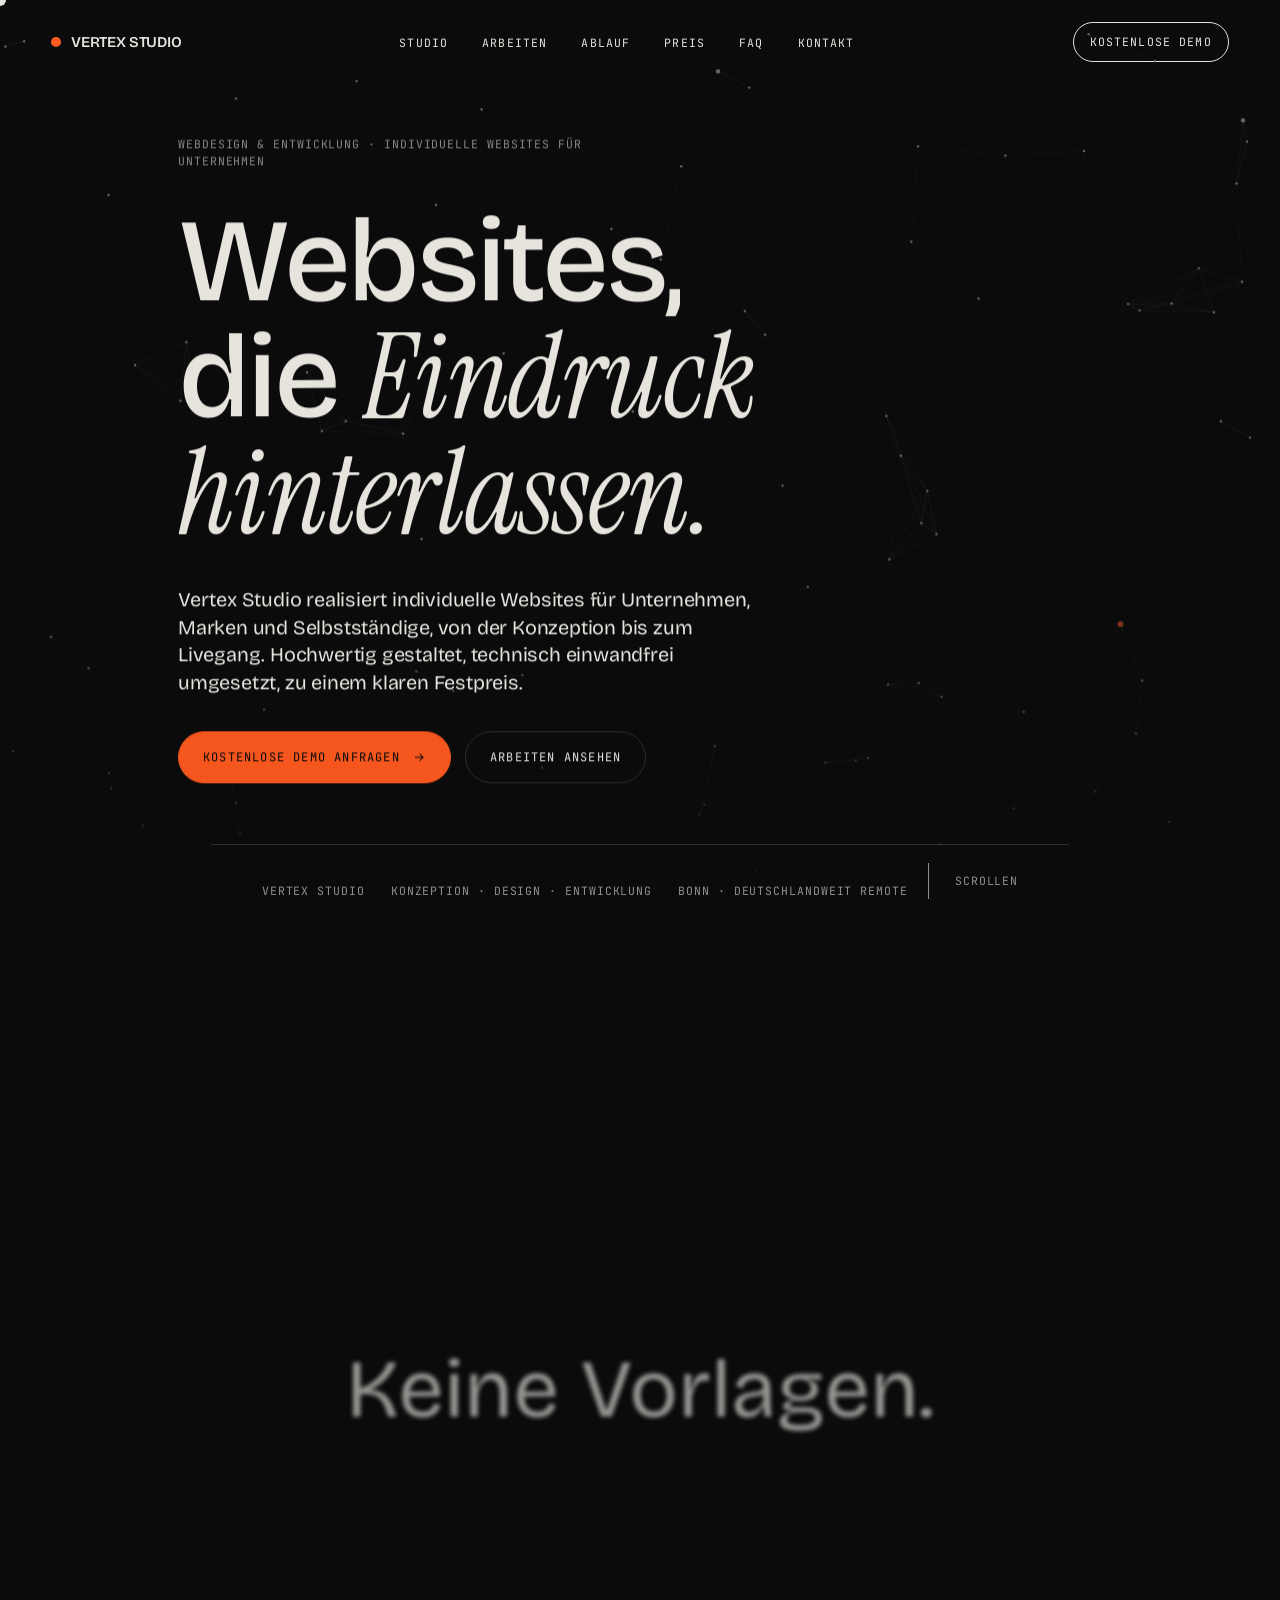
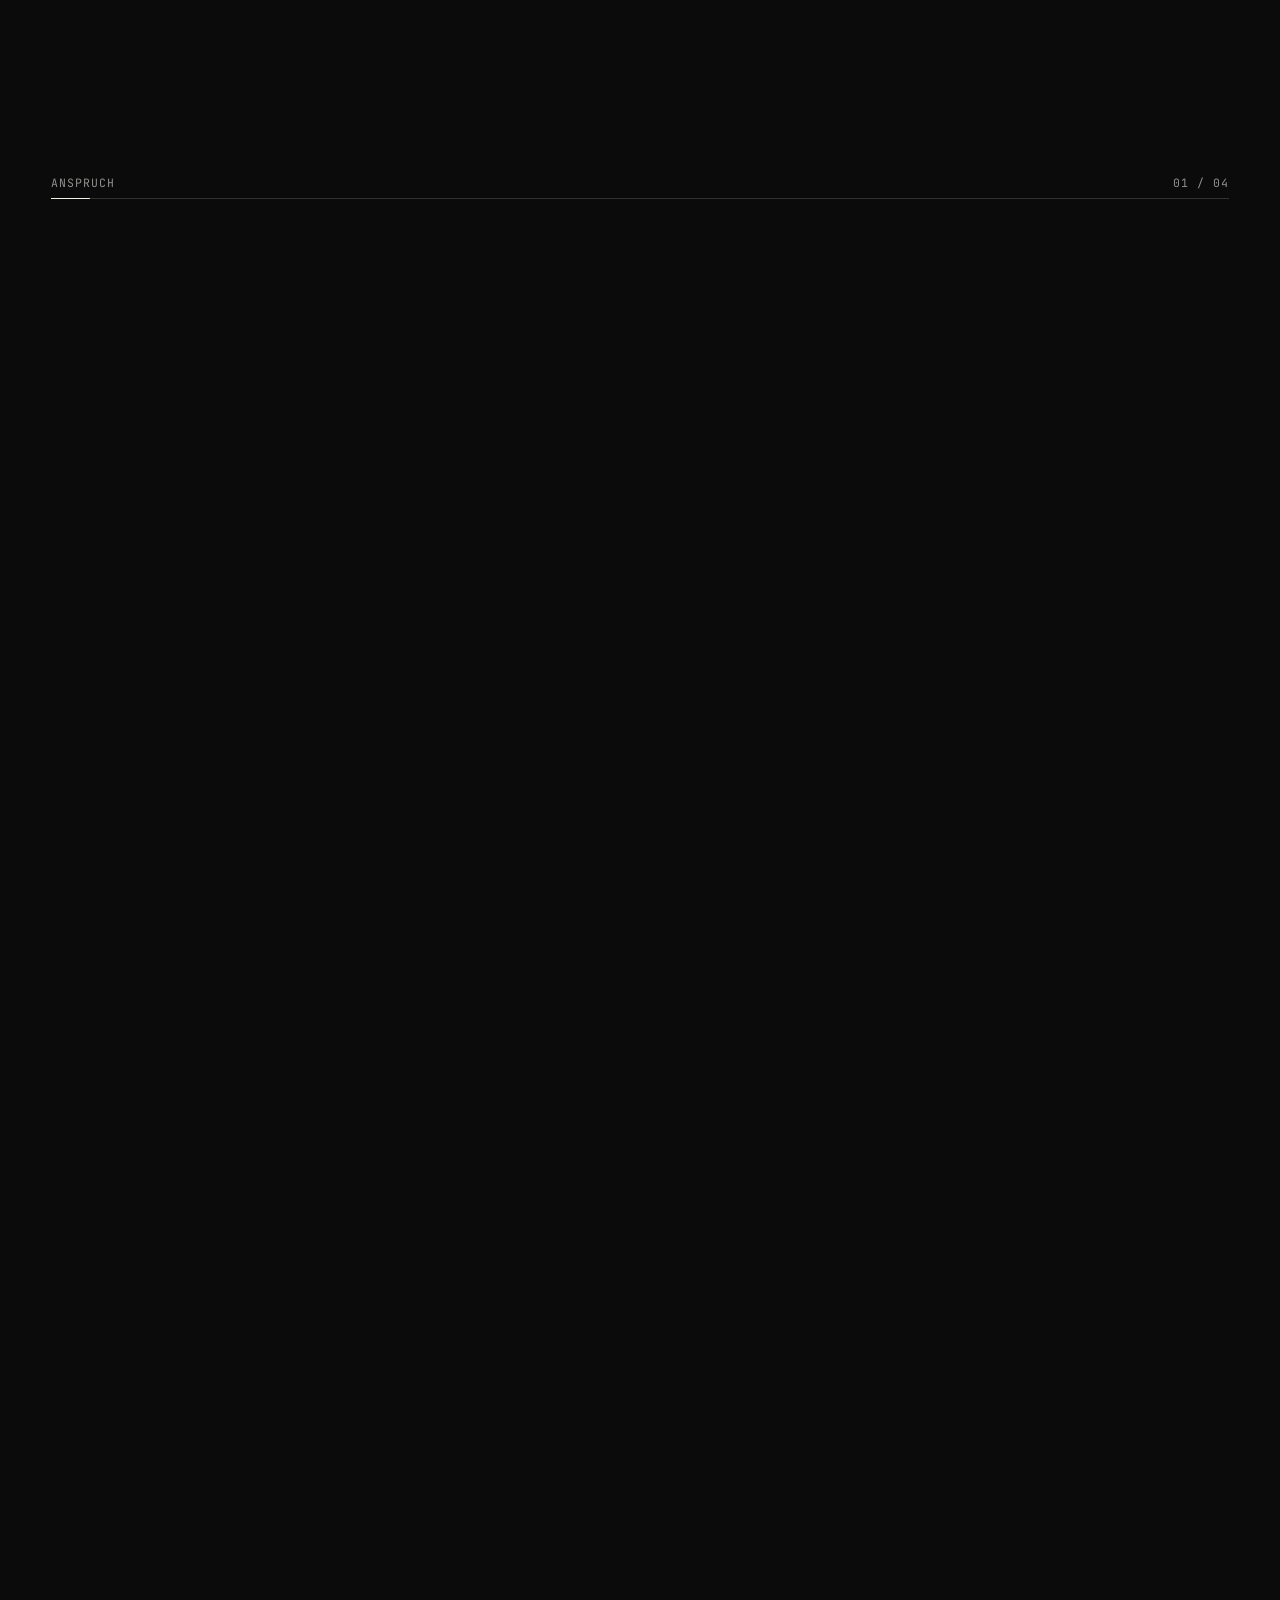
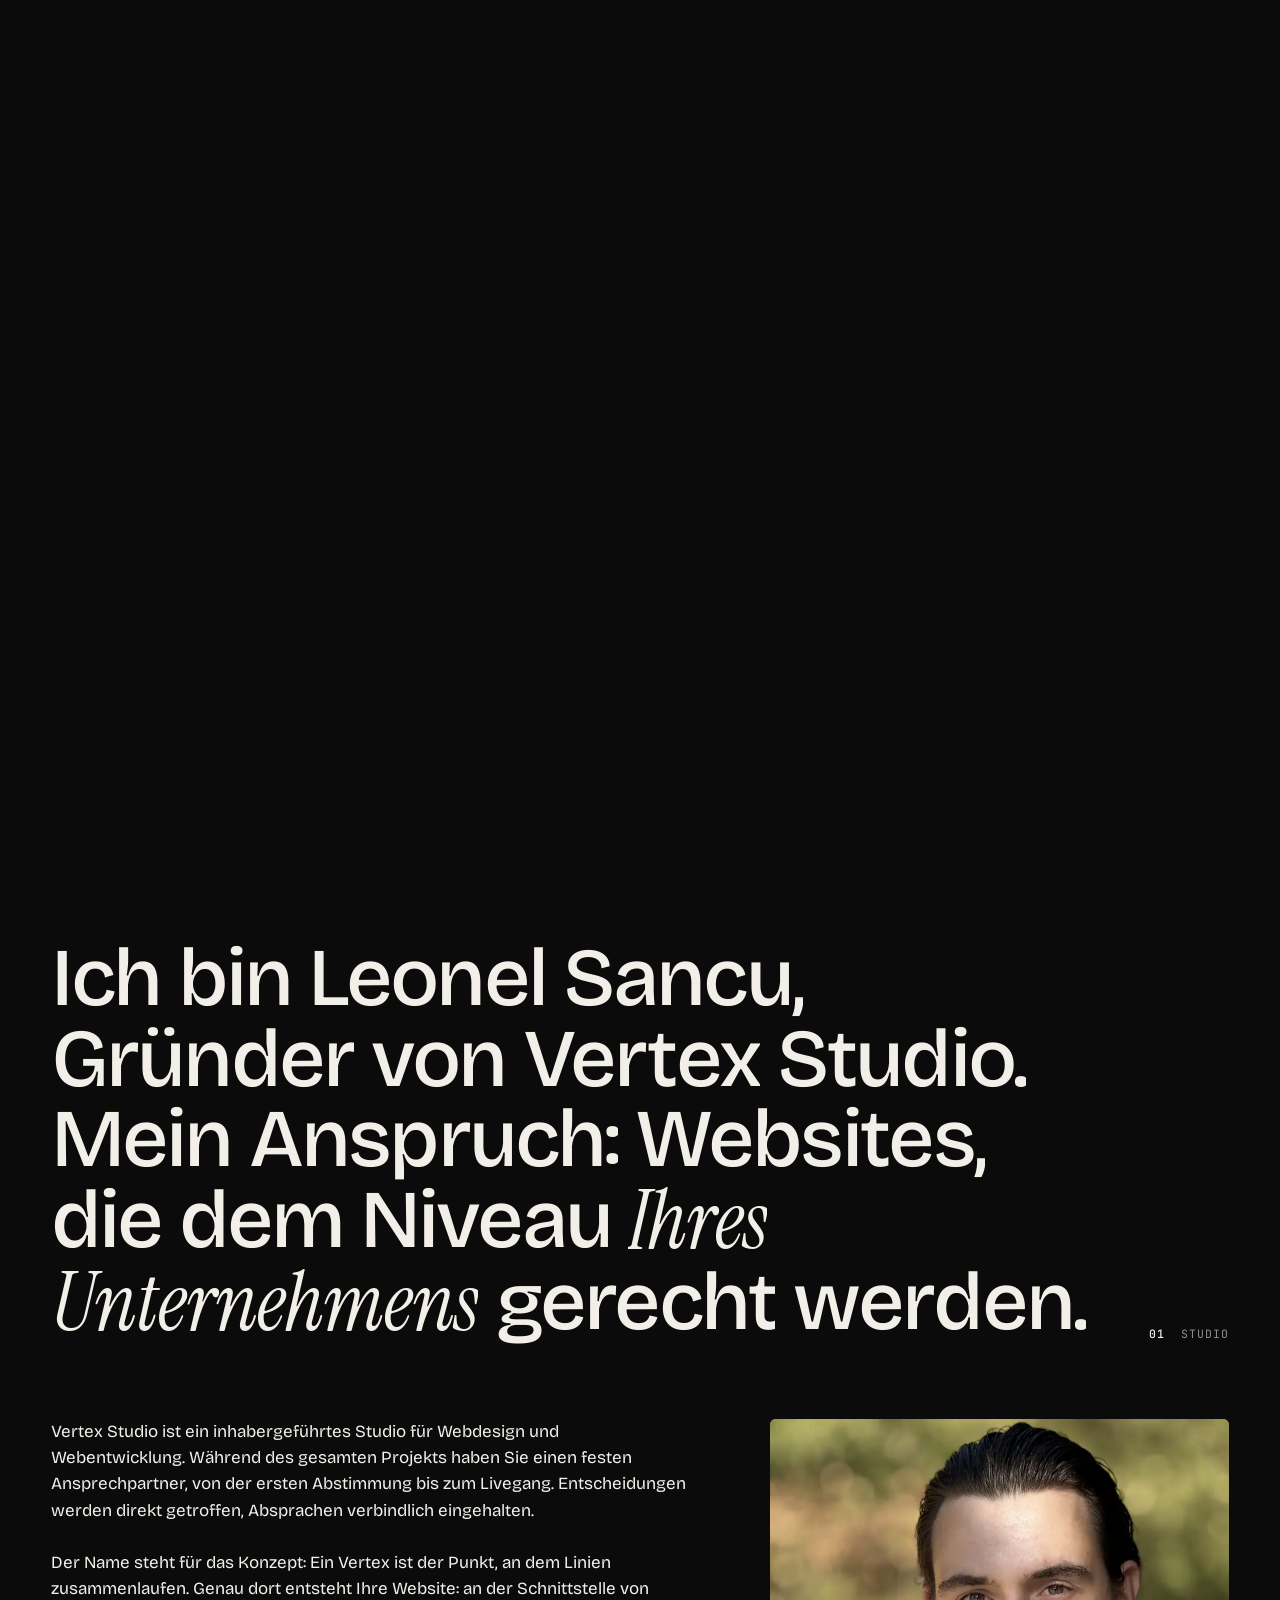
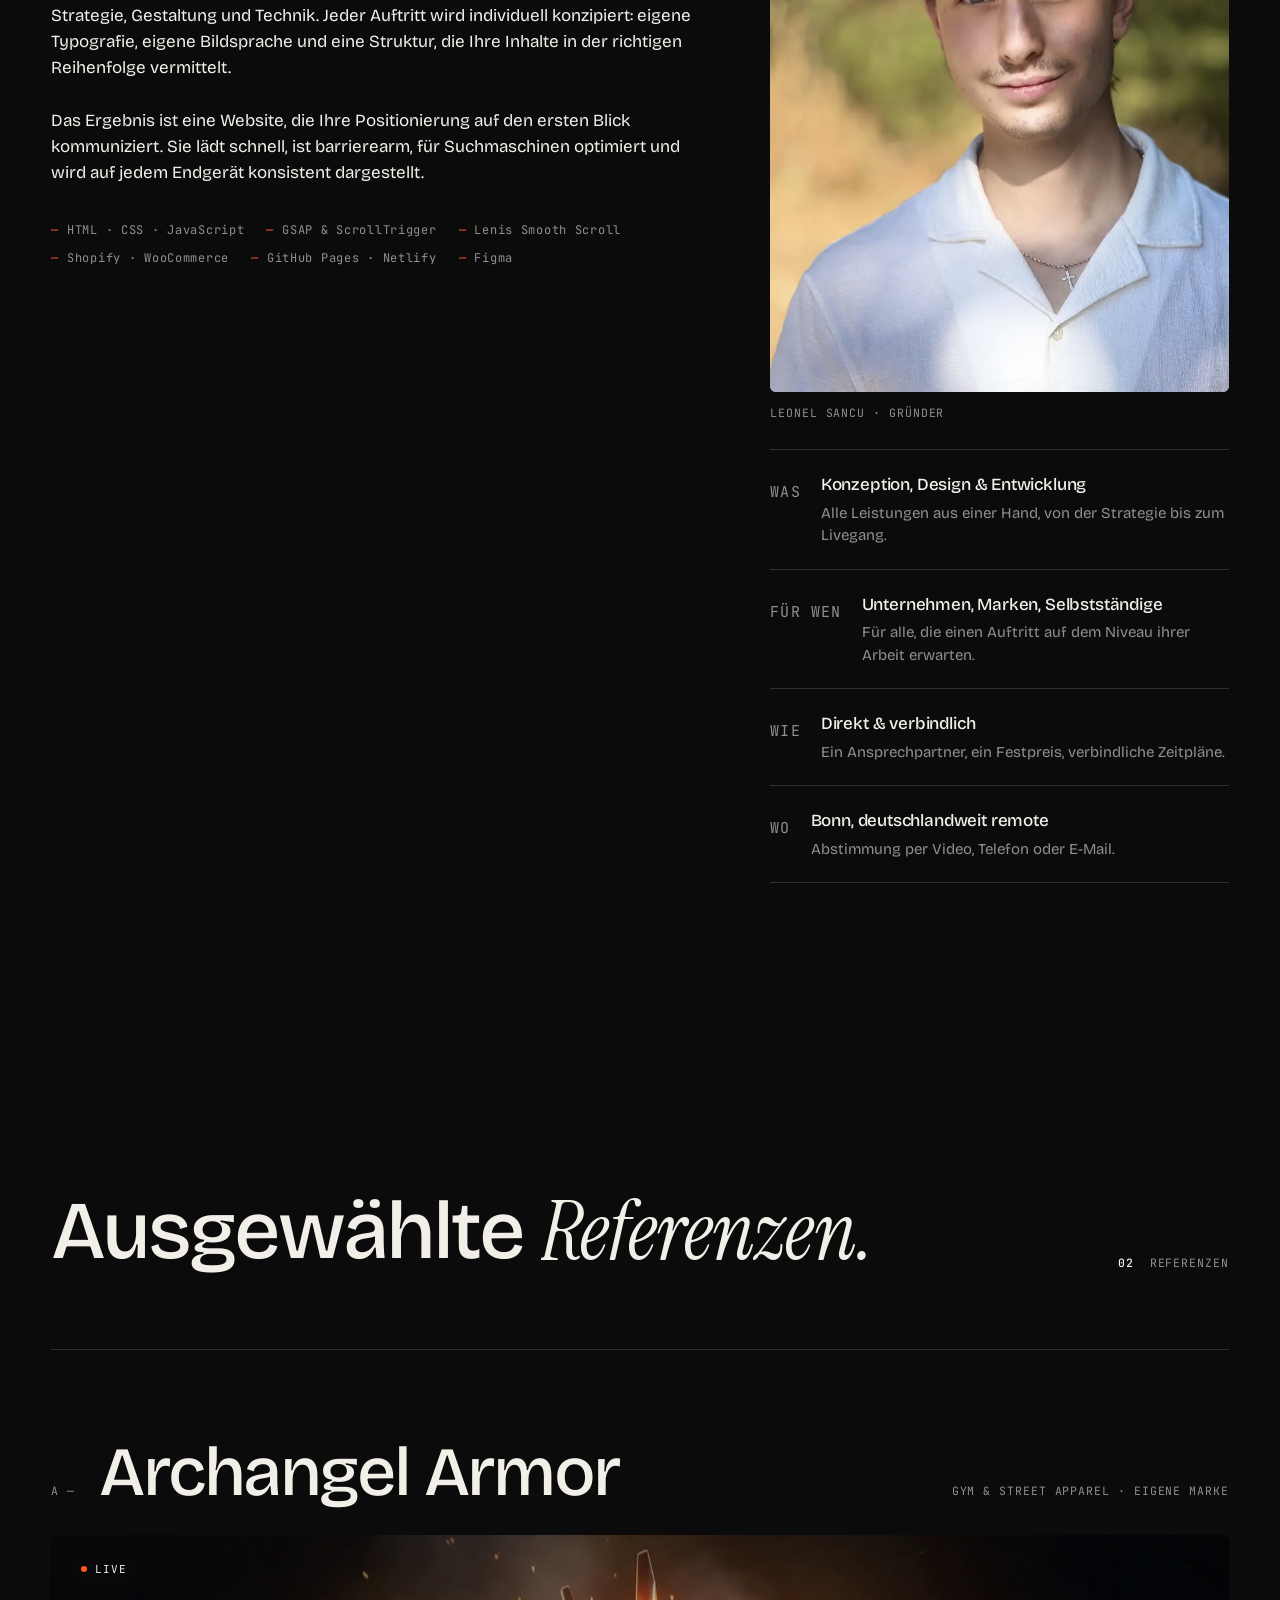
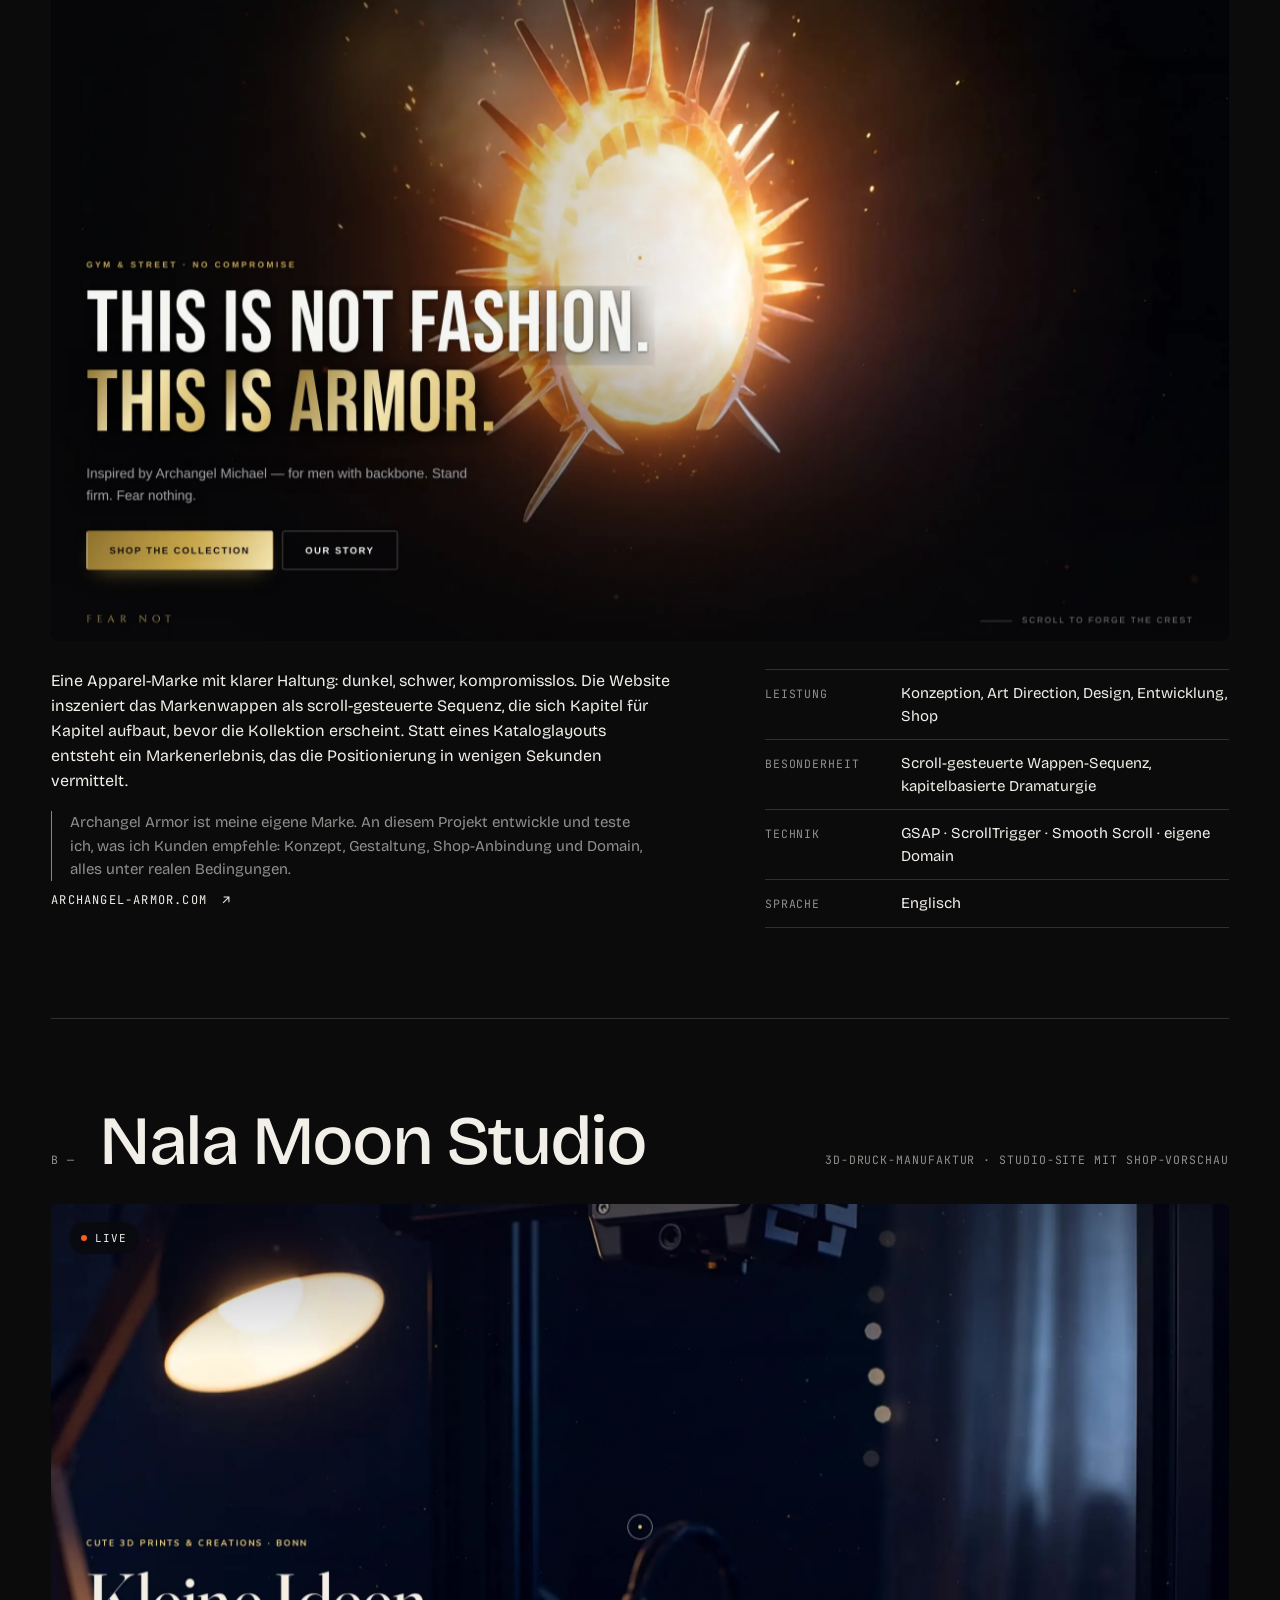
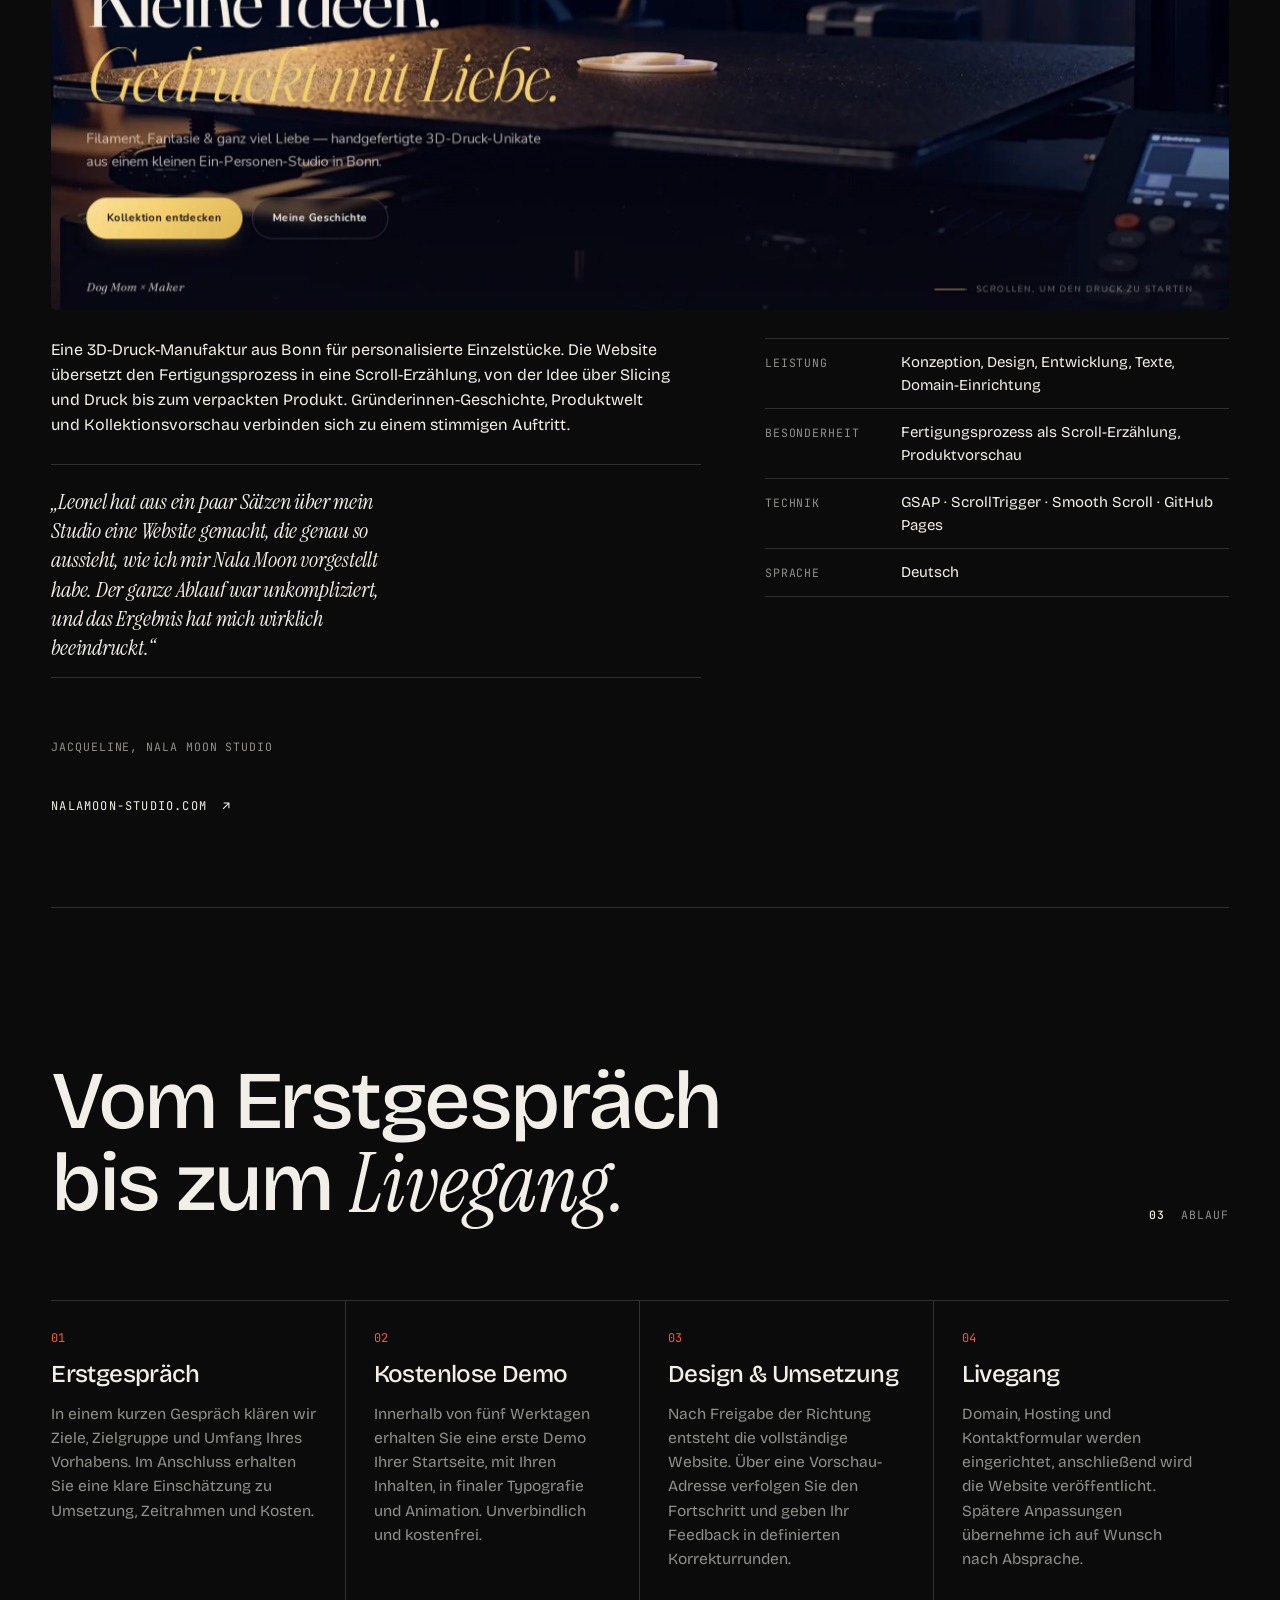
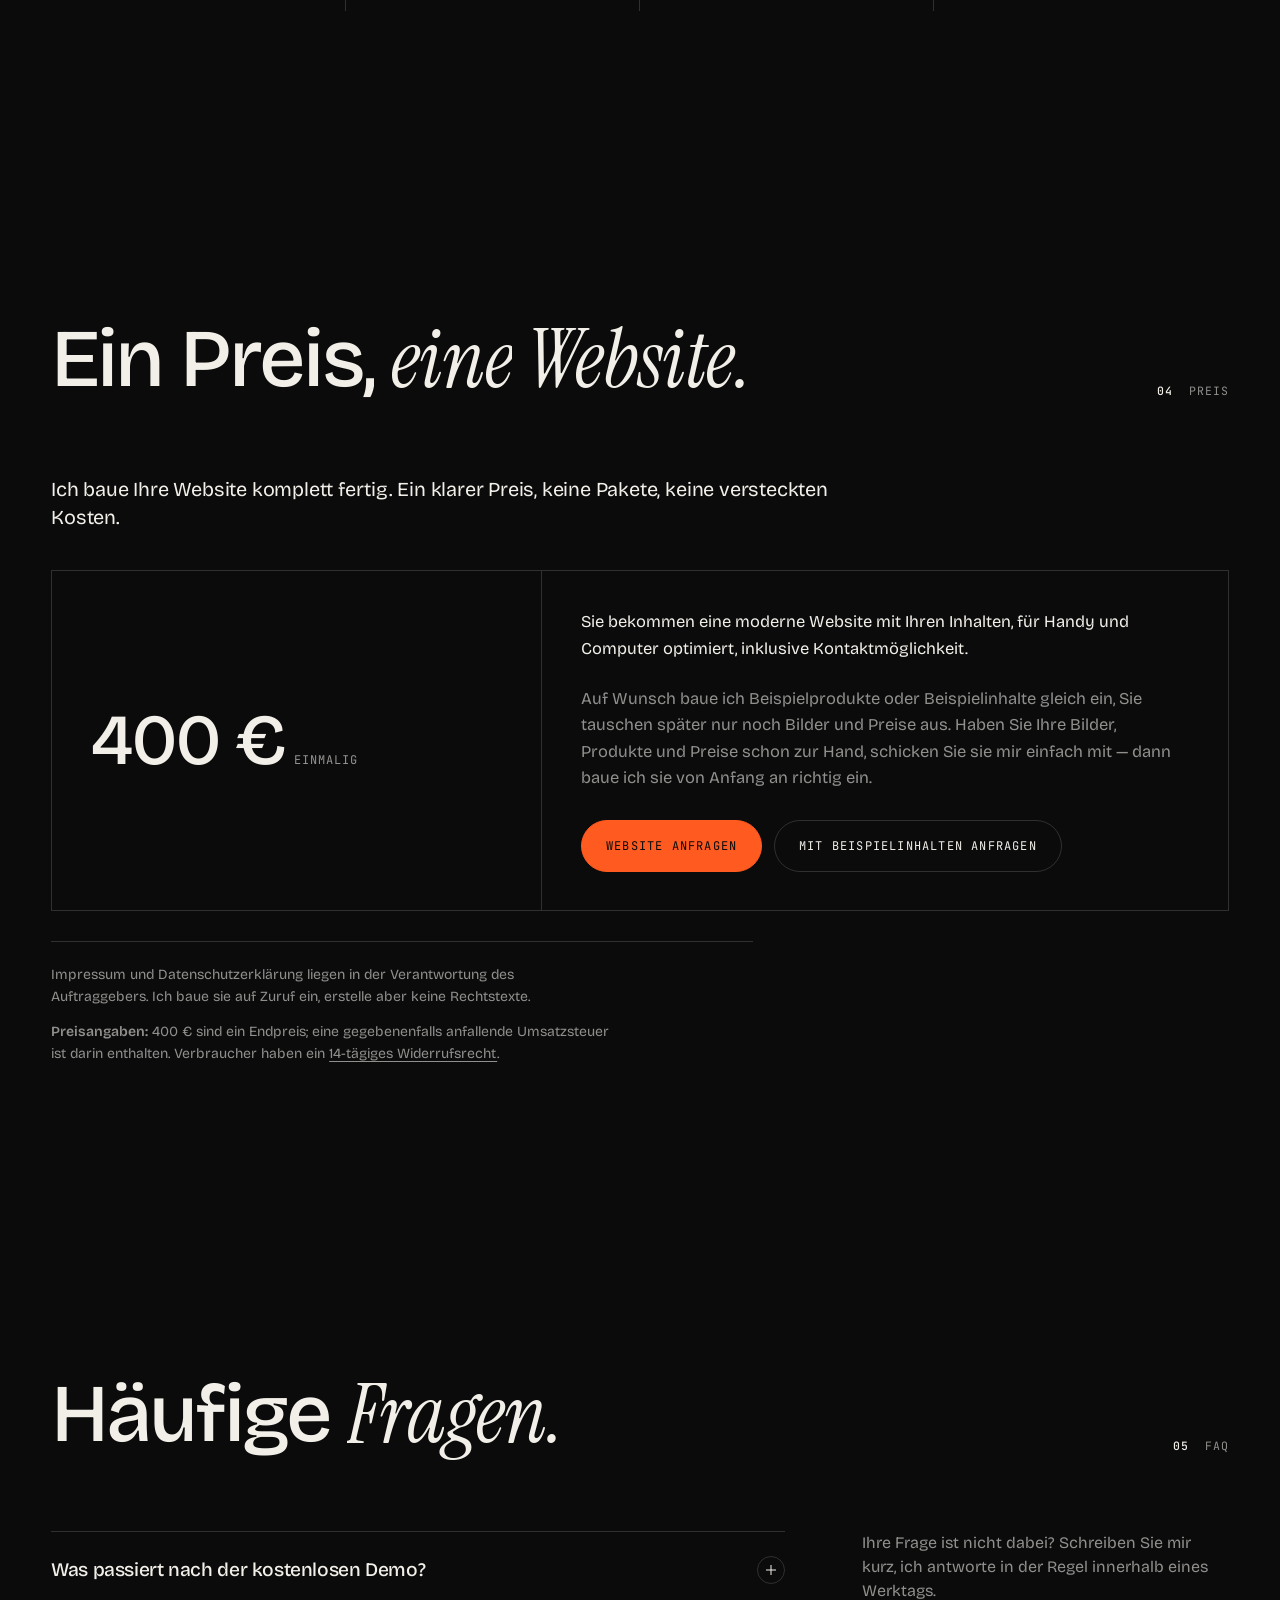
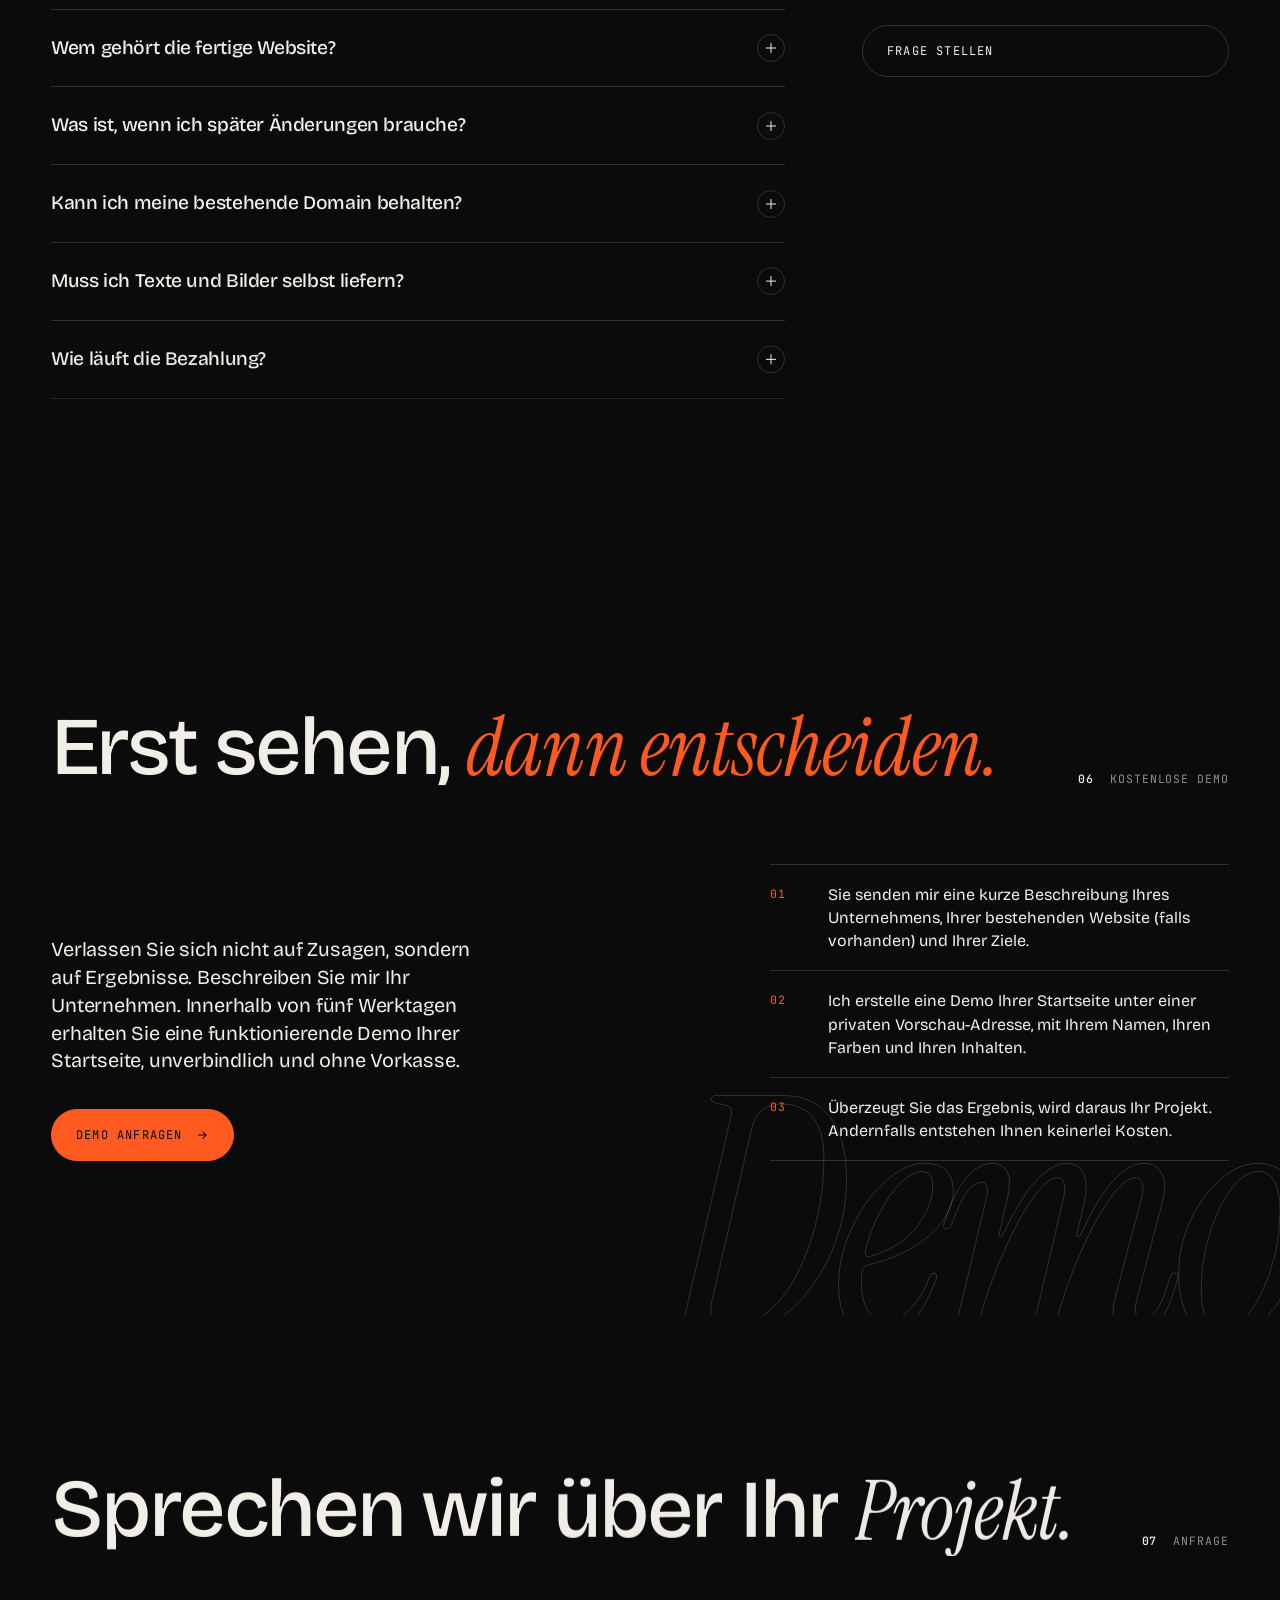
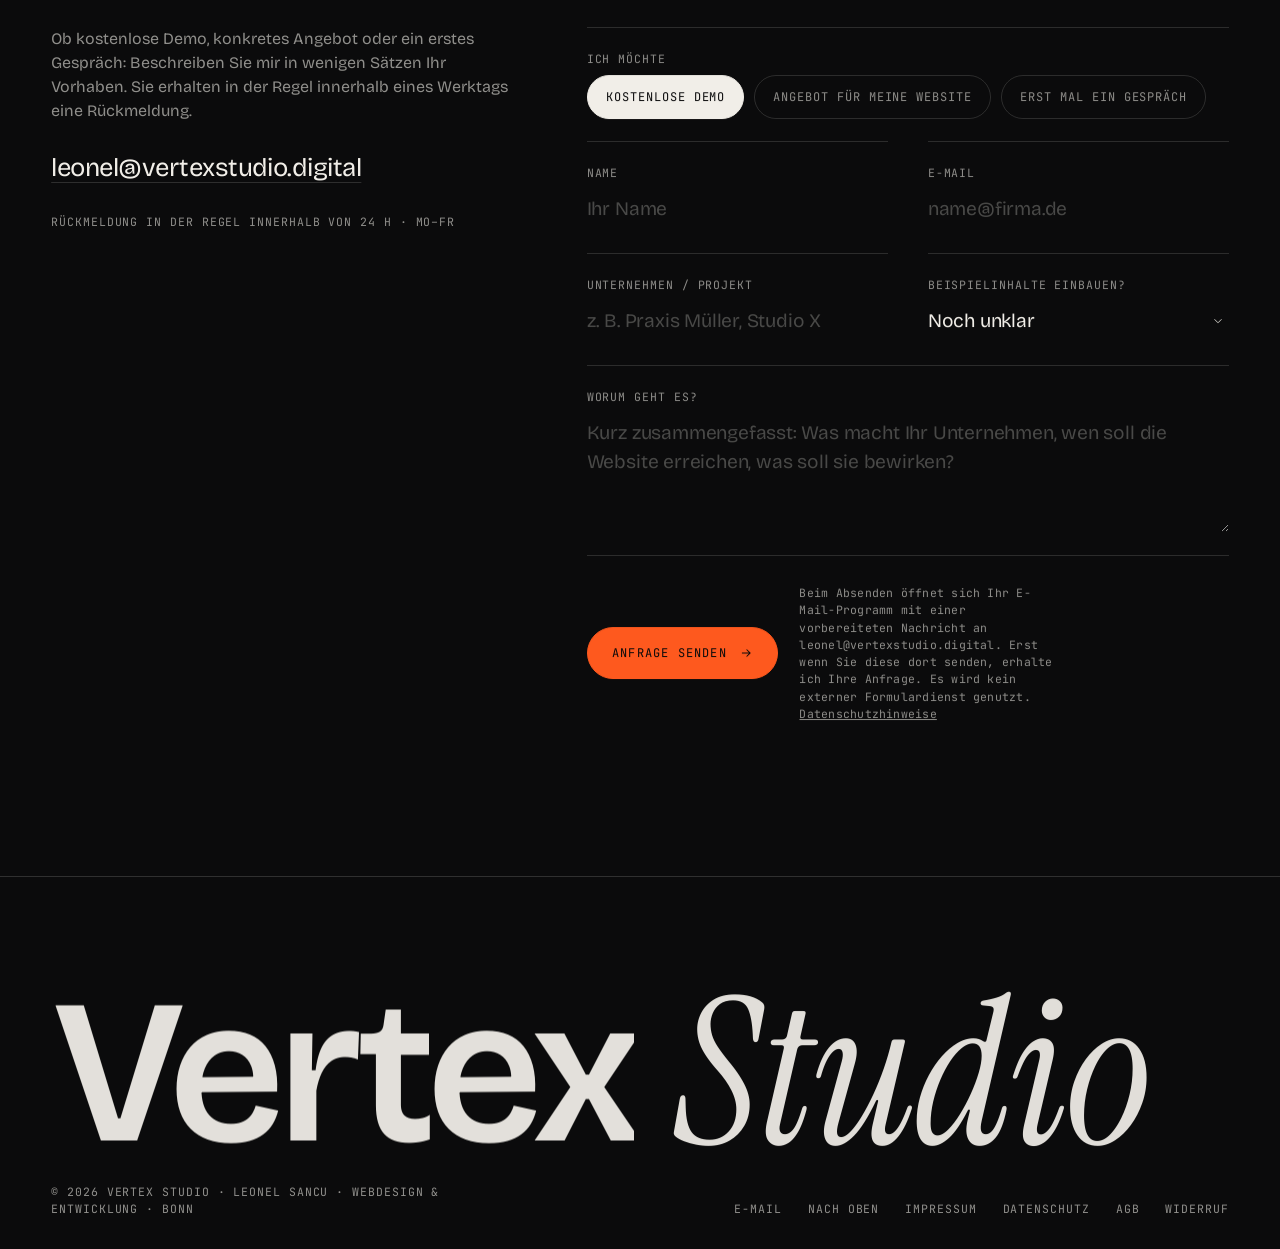
<file: index.html>
<!DOCTYPE html>
<html lang="de" class="theme-dark">
<head>
<meta charset="utf-8">
<meta name="viewport" content="width=device-width, initial-scale=1">
<title>Vertex Studio — Webdesign & Entwicklung, Bonn</title>
<meta name="description" content="Individuelle Websites für Unternehmen, Marken und Selbstständige. Konzeption, Design und Entwicklung aus einer Hand – aus Bonn, deutschlandweit remote. Kostenlose Demo vor der Beauftragung.">
<meta property="og:title" content="Vertex Studio — Websites, die Eindruck hinterlassen">
<meta property="og:description" content="Individuelle Websites für Unternehmen. Konzeption, Design und Entwicklung aus einer Hand. Kostenlose Demo vor der Beauftragung.">
<meta property="og:type" content="website">
<meta property="og:image" content="https://vertexstudio.digital/og-image.jpg">
<meta property="og:image:secure_url" content="https://vertexstudio.digital/og-image.jpg">
<meta property="og:image:type" content="image/jpeg">
<meta property="og:image:width" content="1200">
<meta property="og:image:height" content="630">
<meta property="og:url" content="https://vertexstudio.digital/">
<meta name="twitter:card" content="summary_large_image">
<meta name="twitter:image" content="https://vertexstudio.digital/og-image.jpg">
<link rel="canonical" href="https://vertexstudio.digital/">
<script type="application/ld+json">
{"@context":"https://schema.org","@type":"ProfessionalService","@id":"https://vertexstudio.digital/#studio","name":"Vertex Studio","description":"Vertex Studio gestaltet und entwickelt individuelle Websites f\u00fcr Unternehmen, Marken und Selbstst\u00e4ndige \u2014 Konzeption, Design und Umsetzung aus einer Hand.","url":"https://vertexstudio.digital/","image":"https://vertexstudio.digital/og-image.jpg","email":"leonel@vertexstudio.digital","founder":{"@type":"Person","name":"Leonel Sancu"},"address":{"@type":"PostalAddress","streetAddress":"Langwartweg 23","postalCode":"53129","addressLocality":"Bonn","addressCountry":"DE"},"areaServed":[{"@type":"City","name":"Bonn"},{"@type":"Country","name":"Deutschland"}],"knowsLanguage":["de","en"],"priceRange":"400 EUR","makesOffer":[{"@type":"Offer","name":"Website","description":"Komplett fertige Website mit Ihren Inhalten, f\u00fcr Handy und Computer optimiert, inklusive Kontaktm\u00f6glichkeit","price":"400","priceCurrency":"EUR"}]}
</script>
<meta name="theme-color" content="#0b0b0c">
<link rel="icon" href="data:image/svg+xml,%3Csvg xmlns='http://www.w3.org/2000/svg' viewBox='0 0 32 32'%3E%3Crect width='32' height='32' fill='%230b0b0c'/%3E%3Cpath d='M6 8h5l5 12 5-12h5L18 26h-4z' fill='%23f2efe9'/%3E%3Ccircle cx='16' cy='26' r='2.2' fill='%23ff5a1f'/%3E%3C/svg%3E">
<link rel="stylesheet" href="fonts.css">
<style>
/* ============================================================
   VERTEX STUDIO — Design system
   Thesis: „Der Punkt, an dem alles zusammenläuft.“
   Ink & Paper. Ein Akzent. Große Typografie. Eine Bewegung.
   Fonts: Bricolage Grotesque (Display), Instrument Serif (Italic-Akzent),
          JetBrains Mono (Metadaten). Motion: GSAP + ScrollTrigger + Lenis.
   ============================================================ */
:root{
  --ink:#0b0b0c; --ink-2:#141416; --ink-3:#1f1f22;
  --paper:#f2efe9; --paper-2:#e9e4da; --paper-3:#d9d2c4;
  --accent:#ff5a1f; --accent-ink:#c93f10;
  --bg:var(--ink); --fg:var(--paper); --fg-mute:rgba(242,239,233,.58); --line:rgba(242,239,233,.16);
  --display:"Bricolage Grotesque",system-ui,sans-serif;
  --serif:"Instrument Serif",Georgia,serif;
  --mono:"JetBrains Mono",ui-monospace,Menlo,monospace;
  --gutter:clamp(20px,4vw,64px);
  --max:1440px;
  --ease:cubic-bezier(.16,1,.3,1);
}
html.theme-light{ --bg:var(--paper); --fg:var(--ink); --fg-mute:rgba(11,11,12,.6); --line:rgba(11,11,12,.16); }
*{box-sizing:border-box;margin:0;padding:0}
html{scroll-behavior:auto;-webkit-text-size-adjust:100%}
html.lenis,html.lenis body{height:auto}
.lenis.lenis-smooth{scroll-behavior:auto!important}
body{
  background:var(--bg);color:var(--fg);font-family:var(--display);font-weight:400;
  line-height:1.5;font-size:clamp(16px,1.05vw,18px);
  transition:background-color .8s var(--ease),color .8s var(--ease);
  -webkit-font-smoothing:antialiased;overflow-x:clip;
}
::selection{background:var(--accent);color:var(--ink)}
a{color:inherit;text-decoration:none}
img{display:block;max-width:100%}
button{font:inherit;color:inherit;background:none;border:0;cursor:pointer}
:focus-visible{outline:2px solid var(--accent);outline-offset:4px}
.sr{position:absolute;width:1px;height:1px;overflow:hidden;clip:rect(0 0 0 0);white-space:nowrap}
.wrap{max-width:var(--max);margin:0 auto;padding-left:var(--gutter);padding-right:var(--gutter)}

/* type roles */
.mono{font-family:var(--mono);font-size:11.5px;letter-spacing:.08em;text-transform:uppercase;color:var(--fg-mute)}
.serif-i{font-family:var(--serif);font-style:italic;font-weight:400;letter-spacing:-.01em}
h1,h2,h3{font-weight:500;letter-spacing:-.035em;line-height:.98;text-wrap:balance}
.h-xl{font-size:clamp(46px,9.2vw,152px);font-variation-settings:"opsz" 96}
.h-l{font-size:clamp(38px,6.4vw,104px);font-variation-settings:"opsz" 96}
.h-m{font-size:clamp(30px,4vw,60px);font-variation-settings:"opsz" 72}
.h-s{font-size:clamp(22px,2.2vw,32px);font-variation-settings:"opsz" 48;letter-spacing:-.02em}
.lead{font-size:clamp(18px,1.55vw,24px);line-height:1.4;letter-spacing:-.01em;max-width:34ch}
p{max-width:62ch}
.mute{color:var(--fg-mute)}
.rule{border:0;border-top:1px solid var(--line)}

/* motion foundation: without JS everything is visible */
html.has-motion [data-split],html.has-motion [data-reveal],html.has-motion [data-clip]{visibility:hidden}
.w-mask{display:inline-block;overflow:hidden;vertical-align:bottom;padding-bottom:.08em;margin-bottom:-.08em}
.w{display:inline-block;will-change:transform,opacity}
[data-clip]{overflow:hidden}

/* ---------- nav ---------- */
.nav{position:fixed;inset:0 0 auto 0;z-index:60;height:84px;padding:0 var(--gutter);display:flex;align-items:center;justify-content:space-between;mix-blend-mode:difference;color:#f2efe9}
.nav-dot{position:fixed;left:var(--gutter);top:0;height:84px;z-index:61;display:flex;align-items:center;pointer-events:none}
.nav-dot i{width:10px;height:10px;border-radius:50%;background:var(--accent);display:block}
.logo{display:flex;align-items:center;gap:10px;font-weight:600;letter-spacing:-.02em;font-size:15px}
.logo i{width:10px;height:10px;display:inline-block;visibility:hidden}
.nav ul{display:flex;gap:34px;list-style:none}
.nav ul a{font-family:var(--mono);font-size:11.5px;letter-spacing:.1em;text-transform:uppercase;position:relative;padding:6px 0}
.nav ul a::after{content:"";position:absolute;left:0;right:0;bottom:0;height:1px;background:currentColor;transform:scaleX(0);transform-origin:right;transition:transform .5s var(--ease)}
.nav ul a:hover::after{transform:scaleX(1);transform-origin:left}
.nav-cta{font-family:var(--mono);font-size:11.5px;letter-spacing:.1em;text-transform:uppercase;border:1px solid currentColor;padding:10px 16px;border-radius:999px;transition:background .4s var(--ease),color .4s var(--ease)}
.nav-cta:hover{background:#f2efe9;color:#0b0b0c}
.burger{display:none;width:44px;height:44px;position:relative}
.burger span{position:absolute;left:12px;right:12px;height:1.5px;background:currentColor;transition:transform .5s var(--ease),top .5s var(--ease)}
.burger span:first-child{top:18px}.burger span:last-child{top:26px}
.menu-open .burger span:first-child{top:22px;transform:rotate(45deg)}
.menu-open .burger span:last-child{top:22px;transform:rotate(-45deg)}
.menu{position:fixed;inset:0;z-index:55;background:var(--ink);color:var(--paper);display:none;flex-direction:column;justify-content:center;padding:var(--gutter)}
.menu-open .menu{display:flex}
.menu a{font-size:clamp(36px,10vw,64px);font-weight:500;letter-spacing:-.03em;line-height:1.1;padding:6px 0;border-bottom:1px solid rgba(242,239,233,.12)}
.menu .mono{margin-top:28px}
@media (max-width:860px){.nav ul,.nav-cta{display:none}.burger{display:block}}

/* ---------- hero ---------- */
.hero-video-wrap{position:absolute;inset:0;z-index:-3;background:var(--ink)}
.hero-video{position:absolute;inset:0;width:100%;height:100%;object-fit:cover;opacity:0;transition:opacity 1.2s linear;filter:saturate(.9) contrast(1.05)}
.hero-video.is-on{opacity:1}
.hero-video-tint{position:absolute;inset:0;z-index:-2;background:linear-gradient(180deg,rgba(11,11,12,.55) 0%,rgba(11,11,12,.25) 45%,rgba(11,11,12,.75) 100%);pointer-events:none}
.hero canvas{opacity:.55;mix-blend-mode:screen}
@media (prefers-reduced-motion:reduce){.hero-video{display:none}}
.hero{position:relative;min-height:100svh;display:grid;grid-template-rows:1fr auto;isolation:isolate}
.hero canvas{position:absolute;inset:0;width:100%;height:100%;z-index:-1}
.hero-grad{position:absolute;inset:auto 0 0 0;height:40%;z-index:-1;background:linear-gradient(to top,var(--ink) 0%,rgba(11,11,12,0) 100%);pointer-events:none}
.hero-inner{display:grid;align-content:end;gap:34px;padding-top:140px;padding-bottom:56px}
.hero h1{max-width:12ch}
.hero .lead{max-width:44ch}
.hero-actions{display:flex;flex-wrap:wrap;gap:14px;align-items:center}
.btn{display:inline-flex;align-items:center;gap:12px;font-family:var(--mono);font-size:12px;letter-spacing:.1em;text-transform:uppercase;padding:16px 24px;border-radius:999px;border:1px solid var(--line);position:relative;overflow:hidden;transition:color .5s var(--ease),border-color .5s var(--ease);will-change:transform}
.btn::before{content:"";position:absolute;inset:0;background:var(--fg);transform:translateY(101%);transition:transform .55s var(--ease);border-radius:inherit}
.btn:hover::before{transform:translateY(0)}
.btn:hover{color:var(--bg);border-color:var(--fg)}
.btn>*{position:relative}
.btn-solid{background:var(--accent);border-color:var(--accent);color:var(--ink)}
.btn-solid::before{background:var(--fg)}
.btn-solid:hover{color:var(--bg);border-color:var(--fg)}
.btn .arr{width:14px;height:14px;transition:transform .5s var(--ease)}
.btn:hover .arr{transform:translateX(5px)}
.hero-foot{display:flex;justify-content:space-between;align-items:flex-end;gap:20px;padding-bottom:26px;border-top:1px solid var(--line);padding-top:18px}
.hero-foot .mono{display:flex;gap:26px;flex-wrap:wrap}
.scroll-hint{display:flex;align-items:center;gap:12px}
.scroll-hint i{width:1px;height:36px;background:var(--fg-mute);display:block;position:relative;overflow:hidden}
.scroll-hint i::after{content:"";position:absolute;left:0;top:-100%;width:100%;height:100%;background:var(--fg);animation:drop 1.8s var(--ease) infinite}
@keyframes drop{0%{top:-100%}60%{top:100%}100%{top:100%}}
@media (max-width:640px){.hero-foot .mono span:nth-child(3){display:none}}

/* ---------- manifest (sticky scrub) ---------- */
.manifest{height:340vh;position:relative}
.manifest-stage{position:sticky;top:0;height:100svh;display:grid;place-items:center;overflow:hidden}
.manifest-line{position:absolute;text-align:center;padding:0 var(--gutter);max-width:16ch}
.manifest-line b{font-weight:500}
.manifest-idx{position:absolute;bottom:34px;left:var(--gutter);right:var(--gutter);display:flex;justify-content:space-between}
.manifest-bar{position:absolute;left:var(--gutter);right:var(--gutter);bottom:26px;height:1px;background:var(--line)}
.manifest-bar i{position:absolute;left:0;top:0;height:100%;width:100%;background:var(--fg);transform-origin:left;transform:scaleX(0)}

/* ---------- generic section ---------- */
.sec{padding:clamp(96px,12vw,180px) 0;position:relative}
.sec-head{display:grid;grid-template-columns:1fr auto;align-items:end;gap:24px;margin-bottom:clamp(40px,6vw,80px)}
.sec-head .mono{display:flex;gap:16px}
.sec-head .mono b{color:var(--fg);font-weight:500}
@media (max-width:760px){.sec-head{grid-template-columns:1fr}}

/* ---------- about ---------- */
.about-grid{display:grid;grid-template-columns:minmax(0,7fr) minmax(0,5fr);gap:clamp(40px,6vw,120px);align-items:start}
.about-copy{display:grid;gap:26px}
.about-copy p{font-size:clamp(17px,1.3vw,21px);line-height:1.55}
.about-side{display:grid;gap:0;position:sticky;top:120px}
.fact{display:grid;grid-template-columns:auto 1fr;gap:20px;padding:22px 0;border-top:1px solid var(--line)}
.fact:last-child{border-bottom:1px solid var(--line)}
.fact .mono{padding-top:5px}
.fact strong{font-weight:500;letter-spacing:-.01em;font-size:clamp(17px,1.2vw,20px);display:block}
.fact span{color:var(--fg-mute);font-size:15px;display:block;margin-top:4px}
.stack{display:flex;flex-wrap:wrap;gap:10px 22px;margin-top:8px}
.stack li{list-style:none;font-family:var(--mono);font-size:12px;letter-spacing:.06em;color:var(--fg-mute)}
.stack li::before{content:"—";margin-right:8px;color:var(--accent)}
@media (max-width:900px){.about-grid{grid-template-columns:1fr}.about-side{position:static}}

/* ---------- work ---------- */
.work{padding-bottom:0}
.case{display:grid;grid-template-columns:1fr;gap:28px;padding:clamp(48px,7vw,110px) 0;border-top:1px solid var(--line)}
.case-meta{display:grid;grid-template-columns:auto 1fr auto;gap:24px;align-items:baseline}
.case-meta h3{font-size:clamp(34px,5.4vw,84px);font-weight:500;letter-spacing:-.035em}
.case-meta .mono{text-align:right}
.case-media{position:relative;aspect-ratio:5/3;background:var(--ink-2);overflow:hidden;border-radius:6px}
.case-media .frame{position:absolute;inset:0}
.case-media img{width:100%;height:110%;object-fit:cover;object-position:center top;will-change:transform;transition:opacity .6s var(--ease)}
.case-media .poster{position:absolute;inset:0;display:grid;align-content:end;padding:clamp(20px,4vw,56px);color:#f2efe9;background:#0b0b0c}
.case-media .poster .t{font-size:clamp(28px,5vw,88px);letter-spacing:-.035em;line-height:.95;font-weight:500}
.case-media .poster .t .serif-i{display:block}
.case-media .poster .mono{margin-bottom:14px;color:rgba(242,239,233,.6)}
.case-media.has-shot .poster{display:none}
.case-link{position:absolute;inset:0;z-index:2;display:block}
.case-media .badge{position:absolute;top:18px;left:18px;z-index:3;font-family:var(--mono);font-size:11px;letter-spacing:.08em;text-transform:uppercase;background:rgba(11,11,12,.72);color:#f2efe9;padding:8px 12px;border-radius:999px;backdrop-filter:blur(6px);display:flex;gap:8px;align-items:center}
.case-media .badge i{width:6px;height:6px;border-radius:50%;background:var(--accent);animation:blink 2.2s infinite}
@keyframes blink{50%{opacity:.25}}
.case-body{display:grid;grid-template-columns:minmax(0,7fr) minmax(0,5fr);gap:clamp(24px,5vw,80px);align-items:start}
.case-body p{font-size:clamp(16px,1.2vw,19px);line-height:1.55}
.case-tags{display:grid;gap:0}
.case-tags div{display:grid;grid-template-columns:120px 1fr;gap:16px;padding:12px 0;border-top:1px solid var(--line);font-size:15px}
.case-tags div:last-child{border-bottom:1px solid var(--line)}
.case-tags .mono{padding-top:3px}
.case-cta{display:inline-flex;align-items:center;gap:12px;font-family:var(--mono);font-size:12px;letter-spacing:.1em;text-transform:uppercase;margin-top:10px}
.case-cta .arr{width:14px;height:14px;transition:transform .5s var(--ease)}
.case-cta:hover .arr{transform:translate(4px,-4px)}
.case-media:hover img{opacity:.92}
@media (max-width:860px){.case-body{grid-template-columns:1fr}.case-meta{grid-template-columns:1fr}.case-meta .mono{text-align:left}.case-media .badge{top:12px;left:12px;font-size:10px;padding:6px 10px}}

/* ---------- process ---------- */
.steps{display:grid;grid-template-columns:repeat(4,1fr);gap:0;border-top:1px solid var(--line)}
.step{padding:28px 28px 40px 0;border-right:1px solid var(--line);display:grid;align-content:start;gap:16px;min-height:280px}
.step:last-child{border-right:0}
.step .num{font-family:var(--mono);font-size:12px;color:var(--accent)}
.step h3{font-size:clamp(22px,1.9vw,30px);font-weight:500;letter-spacing:-.025em}
.step p{font-size:15.5px;color:var(--fg-mute);line-height:1.55}
.step:not(:first-child){padding-left:28px}
@media (max-width:900px){.steps{grid-template-columns:1fr 1fr}.step{border-right:0;border-bottom:1px solid var(--line);padding-left:0!important;min-height:0}}
@media (max-width:520px){.steps{grid-template-columns:1fr}}

/* ---------- pricing (ein Angebot) ---------- */
.offer{display:grid;grid-template-columns:minmax(0,5fr) minmax(0,7fr);border-top:1px solid var(--line);border-left:1px solid var(--line)}
.offer > div{border-right:1px solid var(--line);border-bottom:1px solid var(--line);padding:clamp(28px,3vw,44px)}
.offer-price{background:var(--ink);color:var(--paper);--fg:var(--paper);--bg:var(--ink);--fg-mute:rgba(242,239,233,.6);--line:rgba(242,239,233,.16);display:grid;align-content:center;gap:20px}
.offer-price .amount{display:flex;align-items:baseline;gap:10px;flex-wrap:wrap}
.offer-price .amount b{font-size:clamp(46px,5.6vw,88px);font-weight:500;letter-spacing:-.04em;line-height:.95}
.offer-price .amount span{font-family:var(--mono);font-size:12px;letter-spacing:.08em;text-transform:uppercase;color:var(--fg-mute)}
.offer-body{display:grid;align-content:start;gap:24px}
.offer-body p{font-size:16.5px;line-height:1.6;max-width:56ch}
.offer-body p + p{color:var(--fg-mute)}
.offer-actions{display:flex;flex-wrap:wrap;gap:12px;margin-top:4px}
.offer-notes{margin-top:30px;padding-top:22px;border-top:1px solid var(--line);display:grid;gap:12px;font-size:14px;line-height:1.6;color:var(--fg-mute);max-width:78ch}
.offer-notes a{text-decoration:underline;text-underline-offset:3px}
@media (max-width:980px){.offer{grid-template-columns:1fr}.offer-price{align-content:start;gap:16px}}

/* ---------- portrait ---------- */
.portrait{margin:0 0 28px;position:relative}
.portrait .frame{aspect-ratio:4/5;overflow:hidden;border-radius:6px;background:var(--paper-3)}
.portrait img{width:100%;height:112%;object-fit:cover;object-position:center top;will-change:transform;filter:saturate(.92)}
.portrait figcaption{margin-top:12px}
.facts{display:grid}
/* ---------- case notes / quotes ---------- */
.case .note{font-size:15px;color:var(--fg-mute);margin-top:18px;padding-left:18px;border-left:1px solid var(--accent);max-width:60ch}
.quote{margin:26px 0 0;padding:22px 0 0;border-top:1px solid var(--line)}
.quote p{font-family:var(--serif);font-style:italic;font-size:clamp(20px,1.7vw,26px);line-height:1.35;letter-spacing:-.01em;max-width:34ch}
.quote footer{font-family:var(--mono);font-size:11.5px;letter-spacing:.08em;text-transform:uppercase;color:var(--fg-mute);margin-top:14px}
/* ---------- faq ---------- */
.faq-grid{display:grid;grid-template-columns:minmax(0,8fr) minmax(0,4fr);gap:clamp(40px,6vw,120px);align-items:start}
.faq-list{border-top:1px solid var(--line)}
.faq-item{border-bottom:1px solid var(--line)}
.faq-item summary{list-style:none;cursor:pointer;display:flex;justify-content:space-between;align-items:center;gap:24px;padding:24px 0;font-size:clamp(18px,1.5vw,24px);font-weight:500;letter-spacing:-.02em}
.faq-item summary::-webkit-details-marker{display:none}
.faq-item summary i{flex:0 0 auto;width:28px;height:28px;border:1px solid var(--line);border-radius:50%;position:relative;transition:transform .5s var(--ease),border-color .4s}
.faq-item summary i::before,.faq-item summary i::after{content:"";position:absolute;left:50%;top:50%;width:10px;height:1px;background:var(--fg);transform:translate(-50%,-50%)}
.faq-item summary i::after{transform:translate(-50%,-50%) rotate(90deg)}
.faq-item[open] summary i{transform:rotate(45deg);border-color:var(--accent)}
.faq-item summary:hover i{border-color:var(--fg)}
.faq-item > div{padding:0 0 26px}
.faq-item > div p{font-size:16px;line-height:1.6;color:var(--fg-mute);max-width:62ch}
.faq-aside{display:grid;gap:22px;position:sticky;top:120px}
@media (max-width:900px){.faq-grid{grid-template-columns:1fr}.faq-aside{position:static}}

/* ---------- demo ---------- */
.demo{overflow:hidden}
.demo-grid{display:grid;grid-template-columns:minmax(0,7fr) minmax(0,5fr);gap:clamp(40px,6vw,120px);align-items:end}
.demo h2 .serif-i{color:var(--accent)}
.demo-steps{display:grid;gap:0;border-top:1px solid var(--line)}
.demo-steps div{display:grid;grid-template-columns:44px 1fr;gap:14px;padding:18px 0;border-bottom:1px solid var(--line);font-size:16px;line-height:1.45}
.demo-steps .mono{color:var(--accent);padding-top:3px}
.demo-big{font-family:var(--serif);font-style:italic;font-size:clamp(120px,26vw,420px);line-height:.8;letter-spacing:-.04em;color:transparent;-webkit-text-stroke:1px var(--line);position:absolute;right:-.06em;bottom:-.12em;pointer-events:none;user-select:none;white-space:nowrap}
@media (max-width:900px){.demo-grid{grid-template-columns:1fr}}

/* ---------- contact ---------- */
.contact-grid{display:grid;grid-template-columns:minmax(0,5fr) minmax(0,7fr);gap:clamp(40px,6vw,120px);align-items:start}
.contact-aside{display:grid;gap:26px;position:sticky;top:120px}
.contact-aside a.mail{font-size:clamp(20px,2vw,28px);letter-spacing:-.02em;text-decoration:underline;text-decoration-thickness:1px;text-underline-offset:6px;text-decoration-color:var(--line);transition:text-decoration-color .4s}
.contact-aside a.mail:hover{text-decoration-color:var(--accent)}
form{display:grid;gap:0}
.field{display:grid;gap:8px;padding:22px 0;border-top:1px solid var(--line);position:relative}
.field label{font-family:var(--mono);font-size:11.5px;letter-spacing:.08em;text-transform:uppercase;color:var(--fg-mute)}
.field input,.field textarea,.field select{width:100%;background:transparent;border:0;border-bottom:1px solid transparent;color:var(--fg);font:inherit;font-size:clamp(18px,1.5vw,24px);letter-spacing:-.01em;padding:6px 0;border-radius:0;-webkit-appearance:none;appearance:none}
.field select{cursor:pointer;background-image:url("data:image/svg+xml,%3Csvg xmlns='http://www.w3.org/2000/svg' width='14' height='14' viewBox='0 0 24 24' fill='none' stroke='%23f2efe9' stroke-width='1.5'%3E%3Cpath d='M6 9l6 6 6-6'/%3E%3C/svg%3E");background-repeat:no-repeat;background-position:right 4px center;padding-right:30px}
.field select option{color:#0b0b0c}
.field textarea{min-height:120px;resize:vertical}
.field input::placeholder,.field textarea::placeholder{color:rgba(242,239,233,.28)}
.field input:focus,.field textarea:focus,.field select:focus{outline:0;border-bottom-color:var(--accent)}
.field.err label{color:var(--accent)}
.field .msg{font-family:var(--mono);font-size:11px;letter-spacing:.06em;color:var(--accent);display:none}
.field.err .msg{display:block}
.choices{display:flex;flex-wrap:wrap;gap:10px}
.choice{position:relative}
.choice input{position:absolute;inset:0;opacity:0}
.choice span{display:inline-block;padding:12px 18px;border:1px solid var(--line);border-radius:999px;font-family:var(--mono);font-size:12px;letter-spacing:.08em;text-transform:uppercase;transition:background .4s var(--ease),color .4s var(--ease),border-color .4s var(--ease);cursor:pointer}
.choice input:checked+span{background:var(--fg);color:var(--bg);border-color:var(--fg)}
.choice input:focus-visible+span{outline:2px solid var(--accent);outline-offset:3px}
.two{display:grid;grid-template-columns:1fr 1fr;gap:0 40px}
.form-foot{display:flex;flex-wrap:wrap;align-items:center;gap:22px;padding-top:28px;border-top:1px solid var(--line)}
.form-foot .mono{max-width:38ch;text-transform:none;letter-spacing:.02em;line-height:1.5}
.btn[disabled]{opacity:.55;cursor:progress}
.form-ok{display:none;padding:40px 0 10px;gap:16px}
form.done .form-ok{display:grid}
form.done .field,form.done .form-foot,form.done .two{display:none}
.form-ok h3{font-size:clamp(28px,3vw,44px);font-weight:500;letter-spacing:-.03em}
.honey{position:absolute;left:-9999px;opacity:0}
@media (max-width:900px){.contact-grid{grid-template-columns:1fr}.contact-aside{position:static}}
@media (max-width:600px){.two{grid-template-columns:1fr}}

/* ---------- footer ---------- */
footer{padding:60px 0 32px;border-top:1px solid var(--line)}
.foot-grid{display:flex;justify-content:space-between;flex-wrap:wrap;gap:20px 40px;align-items:end}
.foot-grid ul{list-style:none;display:flex;gap:26px;flex-wrap:wrap}
.foot-mark{font-size:clamp(64px,16vw,260px);font-weight:600;letter-spacing:-.05em;line-height:.8;margin:50px 0 30px;opacity:.96}
.foot-mark .serif-i{font-weight:400}

/* ---------- cursor ---------- */
.cursor{position:fixed;left:0;top:0;z-index:100;pointer-events:none;width:12px;height:12px;border-radius:50%;background:#f2efe9;mix-blend-mode:difference;transform:translate(-50%,-50%);display:none}
.cursor-label{position:fixed;left:0;top:0;z-index:100;pointer-events:none;transform:translate(-50%,-50%) scale(0);width:96px;height:96px;border-radius:50%;background:var(--accent);color:var(--ink);display:grid;place-items:center;font-family:var(--mono);font-size:11px;letter-spacing:.1em;text-transform:uppercase;text-align:center;line-height:1.3}
@media (hover:hover) and (pointer:fine){html.has-motion .cursor{display:block}}
@media (prefers-reduced-motion:reduce){.cursor,.cursor-label{display:none!important}.scroll-hint i::after{animation:none}.case-media .badge i{animation:none}}
</style>
</head>
<body>

<a class="sr" href="#main">Zum Inhalt springen</a>
<div class="cursor" aria-hidden="true"></div>
<div class="cursor-label" aria-hidden="true"></div>

<div class="nav-dot" aria-hidden="true"><i></i></div>
<header class="nav">
  <a class="logo" href="#top" aria-label="Vertex Studio – Startseite"><i></i>VERTEX STUDIO</a>
  <nav aria-label="Hauptnavigation">
    <ul>
      <li><a href="#about">Studio</a></li>
      <li><a href="#work">Arbeiten</a></li>
      <li><a href="#process">Ablauf</a></li>
      <li><a href="#pricing">Preis</a></li>
      <li><a href="#faq">FAQ</a></li>
      <li><a href="#contact">Kontakt</a></li>
    </ul>
  </nav>
  <a class="nav-cta" href="#demo">Kostenlose Demo</a>
  <button class="burger" aria-label="Menü öffnen" aria-expanded="false" aria-controls="menu"><span></span><span></span></button>
</header>
<div class="menu" id="menu">
  <a href="#about">Studio</a>
  <a href="#work">Arbeiten</a>
  <a href="#process">Ablauf</a>
  <a href="#pricing">Preis</a>
  <a href="#faq">FAQ</a>
  <a href="#demo">Kostenlose Demo</a>
  <a href="#contact">Kontakt</a>
  <p class="mono">Vertex Studio · Webdesign & Entwicklung</p>
</div>

<main id="main">

<!-- ================= HERO ================= -->
<section class="hero" id="top" data-theme="dark">
  <div class="hero-video-wrap" aria-hidden="true"><video class="hero-video" muted playsinline preload="auto"><source src="hero.mp4" type="video/mp4"></video><video class="hero-video" muted playsinline preload="none"><source src="hero.mp4" type="video/mp4"></video></div>
  <div class="hero-video-tint" aria-hidden="true"></div>
  <canvas id="mesh" aria-hidden="true"></canvas>
  <div class="hero-grad" aria-hidden="true"></div>
  <div class="wrap hero-inner">
    <p class="mono" data-reveal>Webdesign & Entwicklung · Individuelle Websites für Unternehmen</p>
    <h1 class="h-xl" data-split="words">Websites, die <em class="serif-i">Eindruck hinterlassen.</em></h1>
    <p class="lead" data-reveal>Vertex Studio realisiert individuelle Websites für Unternehmen, Marken und Selbstständige, von der Konzeption bis zum Livegang. Hochwertig gestaltet, technisch einwandfrei umgesetzt, zu einem klaren Festpreis.</p>
    <div class="hero-actions" data-reveal>
      <a class="btn btn-solid" href="#demo" data-magnetic><span>Kostenlose Demo anfragen</span><svg class="arr" viewBox="0 0 24 24" fill="none" stroke="currentColor" stroke-width="1.8"><path d="M5 12h14M13 6l6 6-6 6"/></svg></a>
      <a class="btn" href="#work" data-magnetic><span>Arbeiten ansehen</span></a>
    </div>
  </div>
  <div class="wrap hero-foot" data-reveal>
    <div class="mono"><span>Vertex Studio</span><span>Konzeption · Design · Entwicklung</span><span>Bonn · Deutschlandweit remote</span></div>
    <div class="scroll-hint mono"><i></i><span>Scrollen</span></div>
  </div>
</section>

<!-- ================= MANIFEST ================= -->
<section class="manifest" data-theme="dark" aria-label="Anspruch">
  <div class="manifest-stage">
    <p class="manifest-line h-l" data-m="0">Keine Vorlagen.</p>
    <p class="manifest-line h-l" data-m="1">Keine Baukästen.</p>
    <p class="manifest-line h-l" data-m="2">Individuell konzipiert, <em class="serif-i">präzise</em> umgesetzt.</p>
    <p class="manifest-line h-l" data-m="3">Damit Ihr Auftritt dem Anspruch <b>Ihres Unternehmens</b> entspricht.</p>
    <div class="manifest-idx mono"><span>Anspruch</span><span data-m-idx>01 / 04</span></div>
    <div class="manifest-bar" aria-hidden="true"><i></i></div>
  </div>
</section>

<!-- ================= ABOUT ================= -->
<section class="sec" id="about" data-theme="light">
  <div class="wrap">
    <div class="sec-head">
      <h2 class="h-l" data-split="words">Ich bin Leonel Sancu, Gründer von Vertex Studio. Mein Anspruch: Websites, die dem Niveau <em class="serif-i">Ihres Unternehmens</em> gerecht werden.</h2>
      <p class="mono"><b>01</b> Studio</p>
    </div>
    <div class="about-grid">
      <div class="about-copy">
        <p data-reveal>Vertex Studio ist ein inhabergeführtes Studio für Webdesign und Webentwicklung. Während des gesamten Projekts haben Sie einen festen Ansprechpartner, von der ersten Abstimmung bis zum Livegang. Entscheidungen werden direkt getroffen, Absprachen verbindlich eingehalten.</p>
        <p data-reveal>Der Name steht für das Konzept: Ein Vertex ist der Punkt, an dem Linien zusammenlaufen. Genau dort entsteht Ihre Website: an der Schnittstelle von Strategie, Gestaltung und Technik. Jeder Auftritt wird individuell konzipiert: eigene Typografie, eigene Bildsprache und eine Struktur, die Ihre Inhalte in der richtigen Reihenfolge vermittelt.</p>
        <p data-reveal>Das Ergebnis ist eine Website, die Ihre Positionierung auf den ersten Blick kommuniziert. Sie lädt schnell, ist barrierearm, für Suchmaschinen optimiert und wird auf jedem Endgerät konsistent dargestellt.</p>
        <ul class="stack" data-reveal aria-label="Werkzeuge">
          <li>HTML · CSS · JavaScript</li><li>GSAP & ScrollTrigger</li><li>Lenis Smooth Scroll</li><li>Shopify · WooCommerce</li><li>GitHub Pages · Netlify</li><li>Figma</li>
        </ul>
      </div>
      <aside class="about-side">
        <figure class="portrait" data-clip>
          <div class="frame"><img src="portrait.svg" alt="Leonel Sancu, Gründer von Vertex Studio" width="880" height="1100" loading="lazy" decoding="async"></div>
          <figcaption class="mono">Leonel Sancu · Gründer</figcaption>
        </figure>
        <div class="facts" data-reveal>
        <div class="fact"><span class="mono">Was</span><div><strong>Konzeption, Design & Entwicklung</strong><span>Alle Leistungen aus einer Hand, von der Strategie bis zum Livegang.</span></div></div>
        <div class="fact"><span class="mono">Für wen</span><div><strong>Unternehmen, Marken, Selbstständige</strong><span>Für alle, die einen Auftritt auf dem Niveau ihrer Arbeit erwarten.</span></div></div>
        <div class="fact"><span class="mono">Wie</span><div><strong>Direkt & verbindlich</strong><span>Ein Ansprechpartner, ein Festpreis, verbindliche Zeitpläne.</span></div></div>
        <div class="fact"><span class="mono">Wo</span><div><strong>Bonn, deutschlandweit remote</strong><span>Abstimmung per Video, Telefon oder E-Mail.</span></div></div>
        </div>
      </aside>
    </div>
  </div>
</section>

<!-- ================= WORK ================= -->
<section class="sec work" id="work" data-theme="dark">
  <div class="wrap">
    <div class="sec-head">
      <h2 class="h-l" data-split="words">Ausgewählte <em class="serif-i">Referenzen.</em></h2>
      <p class="mono"><b>02</b> Referenzen</p>
    </div>

    <!-- Archangel Armor -->
    <article class="case">
      <div class="case-meta" data-reveal>
        <span class="mono">A —</span>
        <h3>Archangel Armor</h3>
        <span class="mono">Gym & Street Apparel · Eigene Marke</span>
      </div>
      <div class="case-media" data-clip data-parallax>
        <span class="badge"><i></i>Live</span>
        <div class="frame">
          <img data-shot src="shots/archangel-armor.svg" width="2400" height="1584" alt="Startseite von archangel-armor.com: dunkle Hero-Szene mit dem Schriftzug ‚This is not fashion. This is armor.‘" loading="eager" decoding="async">
          <div class="poster" aria-hidden="true"><p class="mono">archangel-armor.com</p><p class="t">This is not fashion.<span class="serif-i">This is armor.</span></p></div>
        </div>
        <a class="case-link" href="https://archangel-armor.com" target="_blank" rel="noopener" aria-label="Archangel Armor live ansehen (öffnet in neuem Tab)" data-cursor="Live ansehen"></a>
      </div>
      <div class="case-body">
        <div>
          <p data-reveal>Eine Apparel-Marke mit klarer Haltung: dunkel, schwer, kompromisslos. Die Website inszeniert das Markenwappen als scroll-gesteuerte Sequenz, die sich Kapitel für Kapitel aufbaut, bevor die Kollektion erscheint. Statt eines Kataloglayouts entsteht ein Markenerlebnis, das die Positionierung in wenigen Sekunden vermittelt.</p>
          <p class="note" data-reveal>Archangel Armor ist meine eigene Marke. An diesem Projekt entwickle und teste ich, was ich Kunden empfehle: Konzept, Gestaltung, Shop-Anbindung und Domain, alles unter realen Bedingungen.</p>
          <a class="case-cta" href="https://archangel-armor.com" target="_blank" rel="noopener" data-reveal>archangel-armor.com <svg class="arr" viewBox="0 0 24 24" fill="none" stroke="currentColor" stroke-width="1.8"><path d="M7 17L17 7M8 7h9v9"/></svg></a>
        </div>
        <div class="case-tags" data-reveal>
          <div><span class="mono">Leistung</span><span>Konzeption, Art Direction, Design, Entwicklung, Shop</span></div>
          <div><span class="mono">Besonderheit</span><span>Scroll-gesteuerte Wappen-Sequenz, kapitelbasierte Dramaturgie</span></div>
          <div><span class="mono">Technik</span><span>GSAP · ScrollTrigger · Smooth Scroll · eigene Domain</span></div>
          <div><span class="mono">Sprache</span><span>Englisch</span></div>
        </div>
      </div>
    </article>

    <!-- Nala Moon Studio -->
    <article class="case">
      <div class="case-meta" data-reveal>
        <span class="mono">B —</span>
        <h3>Nala Moon Studio</h3>
        <span class="mono">3D-Druck-Manufaktur · Studio-Site mit Shop-Vorschau</span>
      </div>
      <div class="case-media" data-clip data-parallax>
        <span class="badge"><i></i>Live</span>
        <div class="frame">
          <img data-shot src="shots/nala-moon-studio.svg" width="2400" height="1584" alt="Startseite von nalamoon-studio.com: warme, dunkle Hero-Szene mit der Zeile ‚Kleine Ideen. Gedruckt mit Liebe.‘" loading="eager" decoding="async">
          <div class="poster" aria-hidden="true"><p class="mono">nalamoon-studio.com</p><p class="t">Kleine Ideen.<span class="serif-i">Gedruckt mit Liebe.</span></p></div>
        </div>
        <a class="case-link" href="https://nalamoon-studio.com/" target="_blank" rel="noopener" aria-label="Nala Moon Studio live ansehen (öffnet in neuem Tab)" data-cursor="Live ansehen"></a>
      </div>
      <div class="case-body">
        <div>
          <p data-reveal>Eine 3D-Druck-Manufaktur aus Bonn für personalisierte Einzelstücke. Die Website übersetzt den Fertigungsprozess in eine Scroll-Erzählung, von der Idee über Slicing und Druck bis zum verpackten Produkt. Gründerinnen-Geschichte, Produktwelt und Kollektionsvorschau verbinden sich zu einem stimmigen Auftritt.</p>
          <blockquote class="quote" data-reveal>
            <p>„Leonel hat aus ein paar Sätzen über mein Studio eine Website gemacht, die genau so aussieht, wie ich mir Nala Moon vorgestellt habe. Der ganze Ablauf war unkompliziert, und das Ergebnis hat mich wirklich beeindruckt.“</p>
            <footer>Jacqueline, Nala Moon Studio</footer>
          </blockquote>
          <a class="case-cta" href="https://nalamoon-studio.com/" target="_blank" rel="noopener" data-reveal>nalamoon-studio.com <svg class="arr" viewBox="0 0 24 24" fill="none" stroke="currentColor" stroke-width="1.8"><path d="M7 17L17 7M8 7h9v9"/></svg></a>
        </div>
        <div class="case-tags" data-reveal>
          <div><span class="mono">Leistung</span><span>Konzeption, Design, Entwicklung, Texte, Domain-Einrichtung</span></div>
          <div><span class="mono">Besonderheit</span><span>Fertigungsprozess als Scroll-Erzählung, Produktvorschau</span></div>
          <div><span class="mono">Technik</span><span>GSAP · ScrollTrigger · Smooth Scroll · GitHub Pages</span></div>
          <div><span class="mono">Sprache</span><span>Deutsch</span></div>
        </div>
      </div>
    </article>
    <hr class="rule">
  </div>
</section>

<!-- ================= PROCESS ================= -->
<section class="sec" id="process" data-theme="light">
  <div class="wrap">
    <div class="sec-head">
      <h2 class="h-l" data-split="words">Vom Erstgespräch bis zum <em class="serif-i">Livegang.</em></h2>
      <p class="mono"><b>03</b> Ablauf</p>
    </div>
    <div class="steps" data-reveal-group>
      <div class="step" data-reveal><span class="num">01</span><h3>Erstgespräch</h3><p>In einem kurzen Gespräch klären wir Ziele, Zielgruppe und Umfang Ihres Vorhabens. Im Anschluss erhalten Sie eine klare Einschätzung zu Umsetzung, Zeitrahmen und Kosten.</p></div>
      <div class="step" data-reveal><span class="num">02</span><h3>Kostenlose Demo</h3><p>Innerhalb von fünf Werktagen erhalten Sie eine erste Demo Ihrer Startseite, mit Ihren Inhalten, in finaler Typografie und Animation. Unverbindlich und kostenfrei.</p></div>
      <div class="step" data-reveal><span class="num">03</span><h3>Design & Umsetzung</h3><p>Nach Freigabe der Richtung entsteht die vollständige Website. Über eine Vorschau-Adresse verfolgen Sie den Fortschritt und geben Ihr Feedback in definierten Korrekturrunden.</p></div>
      <div class="step" data-reveal><span class="num">04</span><h3>Livegang</h3><p>Domain, Hosting und Kontaktformular werden eingerichtet, anschließend wird die Website veröffentlicht. Spätere Anpassungen übernehme ich auf Wunsch nach Absprache.</p></div>
    </div>
  </div>
</section>

<!-- ================= PRICING ================= -->
<section class="sec" id="pricing" data-theme="light">
  <div class="wrap">
    <div class="sec-head">
      <h2 class="h-l" data-split="words">Ein Preis, <em class="serif-i">eine Website.</em></h2>
      <p class="mono"><b>04</b> Preis</p>
    </div>
    <p class="lead" data-reveal style="max-width:62ch;margin-bottom:clamp(28px,3vw,44px)">Ich baue Ihre Website komplett fertig. Ein klarer Preis, keine Pakete, keine versteckten Kosten.</p>
    <div class="offer" data-reveal-group>
      <div class="offer-price" data-reveal>
        <div class="amount"><b>400&nbsp;€</b><span>einmalig</span></div>
      </div>
      <div class="offer-body" data-reveal>
        <p>Sie bekommen eine moderne Website mit Ihren Inhalten, für Handy und Computer optimiert, inklusive Kontaktmöglichkeit.</p>
        <p>Auf Wunsch baue ich Beispielprodukte oder Beispielinhalte gleich ein, Sie tauschen später nur noch Bilder und Preise aus. Haben Sie Ihre Bilder, Produkte und Preise schon zur Hand, schicken Sie sie mir einfach mit — dann baue ich sie von Anfang an richtig ein.</p>
        <div class="offer-actions">
          <a class="btn btn-solid" href="#contact" data-plan="Noch unklar"><span>Website anfragen</span></a>
          <a class="btn" href="#contact" data-plan="Ja, bitte einbauen"><span>Mit Beispielinhalten anfragen</span></a>
        </div>
      </div>
    </div>
    <div class="offer-notes" data-reveal>
      <p>Impressum und Datenschutzerklärung liegen in der Verantwortung des Auftraggebers. Ich baue sie auf Zuruf ein, erstelle aber keine Rechtstexte.</p>
      <p><strong>Preisangaben:</strong> 400&nbsp;€ sind ein Endpreis; eine gegebenenfalls anfallende Umsatzsteuer ist darin enthalten. Verbraucher haben ein <a href="agb.html#widerruf">14-tägiges Widerrufsrecht</a>.</p>
    </div>
  </div>
</section>

<!-- ================= FAQ ================= -->
<section class="sec faq" id="faq" data-theme="light">
  <div class="wrap">
    <div class="sec-head">
      <h2 class="h-l" data-split="words">Häufige <em class="serif-i">Fragen.</em></h2>
      <p class="mono"><b>05</b> FAQ</p>
    </div>
    <div class="faq-grid">
      <div class="faq-list" data-reveal-group>
        <details class="faq-item" data-reveal><summary><span>Was passiert nach der kostenlosen Demo?</span><i></i></summary><div><p>Sie sehen die Demo Ihrer Startseite unter einer privaten Vorschau-Adresse. Gefällt Ihnen die Richtung, erhalten Sie ein verbindliches Angebot. Erst mit Ihrer Beauftragung beginnt die kostenpflichtige Umsetzung. Entscheiden Sie sich dagegen, entstehen Ihnen keine Kosten.</p></div></details>
        <details class="faq-item" data-reveal><summary><span>Wem gehört die fertige Website?</span><i></i></summary><div><p>Ihnen. Nach vollständiger Bezahlung erhalten Sie alle Dateien sowie Zugang zu Domain und Hosting. Sie sind an keinen Anbieter und an keine laufende Gebühr gebunden.</p></div></details>
        <details class="faq-item" data-reveal><summary><span>Was ist, wenn ich später Änderungen brauche?</span><i></i></summary><div><p>Kleinere Anpassungen wie neue Texte, Bilder oder Öffnungszeiten übernehme ich nach Absprache. Größere Erweiterungen, etwa neue Unterseiten, kalkuliere ich vorab zum Festpreis.</p></div></details>
        <details class="faq-item" data-reveal><summary><span>Kann ich meine bestehende Domain behalten?</span><i></i></summary><div><p>Ja. Ihre bestehende Domain wird auf die neue Website umgestellt, ohne Unterbrechung Ihrer E-Mail-Adressen. Haben Sie noch keine Domain, kümmere ich mich um Registrierung und Einrichtung.</p></div></details>
        <details class="faq-item" data-reveal><summary><span>Muss ich Texte und Bilder selbst liefern?</span><i></i></summary><div><p>Nicht zwingend. Eine kurze Beschreibung Ihres Unternehmens genügt als Grundlage. Die Texte formuliere ich daraus, Sie geben sie frei. Eigene Fotos verbessern das Ergebnis deutlich; wo keine vorhanden sind, arbeite ich mit hochwertigen, lizenzierten Bildern.</p></div></details>
        <details class="faq-item" data-reveal><summary><span>Wie läuft die Bezahlung?</span><i></i></summary><div><p>50 % bei Beauftragung, 50 % nach Ihrer Freigabe vor dem Livegang. Sie erhalten für jeden Schritt eine ordentliche Rechnung. Die Demo ist in jedem Fall kostenfrei.</p></div></details>
      </div>
      <aside class="faq-aside" data-reveal>
        <p class="mute">Ihre Frage ist nicht dabei? Schreiben Sie mir kurz, ich antworte in der Regel innerhalb eines Werktags.</p>
        <a class="btn" href="#contact"><span>Frage stellen</span></a>
      </aside>
    </div>
  </div>
</section>

<!-- ================= DEMO ================= -->
<section class="sec demo" id="demo" data-theme="dark">
  <span class="demo-big" aria-hidden="true">Demo</span>
  <div class="wrap">
    <div class="sec-head">
      <h2 class="h-l" data-split="words">Erst sehen, <em class="serif-i">dann entscheiden.</em></h2>
      <p class="mono"><b>06</b> Kostenlose Demo</p>
    </div>
    <div class="demo-grid">
      <div>
        <p class="lead" data-reveal>Verlassen Sie sich nicht auf Zusagen, sondern auf Ergebnisse. Beschreiben Sie mir Ihr Unternehmen. Innerhalb von fünf Werktagen erhalten Sie eine funktionierende Demo Ihrer Startseite, unverbindlich und ohne Vorkasse.</p>
        <div style="margin-top:34px" data-reveal><a class="btn btn-solid" href="#contact" data-magnetic data-plan="Kostenlose Demo"><span>Demo anfragen</span><svg class="arr" viewBox="0 0 24 24" fill="none" stroke="currentColor" stroke-width="1.8"><path d="M5 12h14M13 6l6 6-6 6"/></svg></a></div>
      </div>
      <div class="demo-steps" data-reveal>
        <div><span class="mono">01</span><span>Sie senden mir eine kurze Beschreibung Ihres Unternehmens, Ihrer bestehenden Website (falls vorhanden) und Ihrer Ziele.</span></div>
        <div><span class="mono">02</span><span>Ich erstelle eine Demo Ihrer Startseite unter einer privaten Vorschau-Adresse, mit Ihrem Namen, Ihren Farben und Ihren Inhalten.</span></div>
        <div><span class="mono">03</span><span>Überzeugt Sie das Ergebnis, wird daraus Ihr Projekt. Andernfalls entstehen Ihnen keinerlei Kosten.</span></div>
      </div>
    </div>
  </div>
</section>

<!-- ================= CONTACT ================= -->
<section class="sec" id="contact" data-theme="dark">
  <div class="wrap">
    <div class="sec-head">
      <h2 class="h-l" data-split="words">Sprechen wir über Ihr <em class="serif-i">Projekt.</em></h2>
      <p class="mono"><b>07</b> Anfrage</p>
    </div>
    <div class="contact-grid">
      <aside class="contact-aside" data-reveal>
        <p class="mute">Ob kostenlose Demo, konkretes Angebot oder ein erstes Gespräch: Beschreiben Sie mir in wenigen Sätzen Ihr Vorhaben. Sie erhalten in der Regel innerhalb eines Werktags eine Rückmeldung.</p>
        <a class="mail" href="mailto:leonel@vertexstudio.digital">leonel@vertexstudio.digital</a>
        <p class="mono">Rückmeldung in der Regel innerhalb von 24 h · Mo–Fr</p>
      </aside>
      <form id="form" action="mailto:leonel@vertexstudio.digital" method="post" enctype="text/plain" novalidate data-reveal>
        <div class="field">
          <span class="label mono" id="wantlabel">Ich möchte</span>
          <div class="choices" role="radiogroup" aria-labelledby="wantlabel">
            <label class="choice"><input type="radio" name="Anliegen" value="Kostenlose Demo" checked><span>Kostenlose Demo</span></label>
            <label class="choice"><input type="radio" name="Anliegen" value="Angebot für meine Website"><span>Angebot für meine Website</span></label>
            <label class="choice"><input type="radio" name="Anliegen" value="Erst mal ein Gespräch"><span>Erst mal ein Gespräch</span></label>
          </div>
        </div>
        <div class="two">
          <div class="field"><label for="f-name">Name</label><input id="f-name" name="Name" type="text" autocomplete="name" placeholder="Ihr Name" required><span class="msg">Bitte Ihren Namen eintragen.</span></div>
          <div class="field"><label for="f-mail">E-Mail</label><input id="f-mail" name="E-Mail" type="email" autocomplete="email" placeholder="name@firma.de" required><span class="msg">Bitte eine gültige E-Mail-Adresse eintragen.</span></div>
        </div>
        <div class="two">
          <div class="field"><label for="f-firma">Unternehmen / Projekt</label><input id="f-firma" name="Unternehmen" type="text" autocomplete="organization" placeholder="z. B. Praxis Müller, Studio X"></div>
          <div class="field"><label for="f-plan">Beispielinhalte einbauen?</label>
            <select id="f-plan" name="Beispielinhalte">
              <option value="Noch unklar">Noch unklar</option>
              <option value="Ja, bitte einbauen">Ja, bitte einbauen</option>
              <option value="Nein, ich liefere alle Inhalte">Nein, ich liefere alle Inhalte</option>
            </select>
          </div>
        </div>
        <div class="field"><label for="f-msg">Worum geht es?</label><textarea id="f-msg" name="Nachricht" placeholder="Kurz zusammengefasst: Was macht Ihr Unternehmen, wen soll die Website erreichen, was soll sie bewirken?" required></textarea><span class="msg">Eine kurze Beschreibung hilft mir, Ihnen konkret zu antworten.</span></div>
        <div class="form-foot">
          <button class="btn btn-solid" type="submit" id="submit" data-magnetic><span>Anfrage senden</span><svg class="arr" viewBox="0 0 24 24" fill="none" stroke="currentColor" stroke-width="1.8"><path d="M5 12h14M13 6l6 6-6 6"/></svg></button>
          <p class="mono">Beim Absenden öffnet sich Ihr E-Mail-Programm mit einer vorbereiteten Nachricht an leonel@vertexstudio.digital. Erst wenn Sie diese dort senden, erhalte ich Ihre Anfrage. Es wird kein externer Formulardienst genutzt. <a href="datenschutz.html" style="text-decoration:underline">Datenschutzhinweise</a></p>
        </div>
        <div class="form-ok" role="status" aria-live="polite">
          <p class="mono" style="color:var(--accent)">Fast geschafft</p>
          <h3>Ihr E-Mail-Programm sollte sich geöffnet haben.</h3>
          <p class="mute">Bitte senden Sie die vorbereitete Nachricht dort ab. Sie erhalten in der Regel innerhalb eines Werktags eine Antwort. Falls sich nichts geöffnet hat, schreiben Sie direkt an <a href="mailto:leonel@vertexstudio.digital" style="text-decoration:underline">leonel@vertexstudio.digital</a>.</p>
        </div>
      </form>
    </div>
  </div>
</section>

</main>

<footer data-theme="dark">
  <div class="wrap">
    <p class="foot-mark" data-split="words" aria-label="Vertex Studio">Vertex <em class="serif-i">Studio</em></p>
    <div class="foot-grid">
      <div>
        <p class="mono">© <span id="year">2026</span> Vertex Studio · Leonel Sancu · Webdesign & Entwicklung · Bonn</p>
      </div>
      <ul class="mono">
        <li><a href="mailto:leonel@vertexstudio.digital">E-Mail</a></li>
        <li><a href="#top">Nach oben</a></li>
        <li><a href="impressum.html">Impressum</a></li>
        <li><a href="datenschutz.html">Datenschutz</a></li>
        <li><a href="agb.html">AGB</a></li>
        <li><a href="agb.html#widerruf">Widerruf</a></li>
      </ul>
    </div>
  </div>
</footer>

<script src="vendor/gsap.min.js"></script>
<script src="vendor/ScrollTrigger.min.js"></script>
<script src="vendor/lenis.min.js"></script>
<script>
(function(){
  const reduce = window.matchMedia('(prefers-reduced-motion: reduce)').matches;
  const fine = window.matchMedia('(hover:hover) and (pointer:fine)').matches;
  const html = document.documentElement;
  document.getElementById('year').textContent = new Date().getFullYear();

  /* ---------- Vertex mesh (2D canvas, hero only) ---------- */
  const canvas = document.getElementById('mesh');
  const ctx = canvas.getContext('2d');
  let W=0,H=0,DPR=1,pts=[],raf=null,running=false,mouse={x:-9999,y:-9999,tx:-9999,ty:-9999};
  function resize(){
    DPR=Math.min(window.devicePixelRatio||1,1.5);
    const r=canvas.getBoundingClientRect();W=r.width;H=r.height;
    canvas.width=W*DPR;canvas.height=H*DPR;ctx.setTransform(DPR,0,0,DPR,0,0);
    const n=Math.min(150,Math.max(50,Math.round(W*H/14000)));
    pts=Array.from({length:n},()=>({x:Math.random()*W,y:Math.random()*H,vx:(Math.random()-.5)*.22,vy:(Math.random()-.5)*.22,r:Math.random()<.06?2.2:1.2}));
    pts[0].acc=true;
  }
  function frame(){
    ctx.clearRect(0,0,W,H);
    mouse.x+= (mouse.tx-mouse.x)*.08; mouse.y+= (mouse.ty-mouse.y)*.08;
    const LINK=Math.min(150,W*.11), MR=200;
    for(const p of pts){
      if(!reduce){
        p.x+=p.vx;p.y+=p.vy;
        const dx=mouse.x-p.x,dy=mouse.y-p.y,d=Math.hypot(dx,dy);
        if(d<MR){const f=(1-d/MR)*.012;p.x+=dx*f;p.y+=dy*f;}
        if(p.x<-20)p.x=W+20;if(p.x>W+20)p.x=-20;if(p.y<-20)p.y=H+20;if(p.y>H+20)p.y=-20;
      }
    }
    ctx.lineWidth=1;
    for(let i=0;i<pts.length;i++){
      const a=pts[i];
      for(let j=i+1;j<pts.length;j++){
        const b=pts[j];const dx=a.x-b.x,dy=a.y-b.y;const d2=dx*dx+dy*dy;
        if(d2<LINK*LINK){
          const d=Math.sqrt(d2);const mx=(a.x+b.x)/2,my=(a.y+b.y)/2;
          const md=Math.hypot(mouse.x-mx,mouse.y-my);
          const near=Math.max(0,1-md/260);
          const al=(1-d/LINK)*(.10+near*.45);
          ctx.strokeStyle=near>.3?`rgba(255,90,31,${al})`:`rgba(242,239,233,${al})`;
          ctx.beginPath();ctx.moveTo(a.x,a.y);ctx.lineTo(b.x,b.y);ctx.stroke();
        }
      }
    }
    for(const p of pts){
      ctx.fillStyle=p.acc?'#ff5a1f':'rgba(242,239,233,.7)';
      ctx.beginPath();ctx.arc(p.x,p.y,p.acc?3:p.r,0,Math.PI*2);ctx.fill();
    }
    if(running&&!reduce)raf=requestAnimationFrame(frame);
  }
  function start(){if(running)return;running=true;raf=requestAnimationFrame(frame)}
  function stop(){running=false;if(raf)cancelAnimationFrame(raf);raf=null}
  resize();window.addEventListener('resize',()=>{resize();if(reduce)frame()});
  const hero=document.querySelector('.hero');
  new IntersectionObserver(e=>{e[0].isIntersecting&&!document.hidden?start():stop()},{threshold:.02}).observe(hero);
  document.addEventListener('visibilitychange',()=>{document.hidden?stop():start()});
  let mt=0;hero.addEventListener('pointermove',e=>{const now=performance.now();if(now-mt<16)return;mt=now;const r=canvas.getBoundingClientRect();mouse.tx=e.clientX-r.left;mouse.ty=e.clientY-r.top},{passive:true});
  hero.addEventListener('pointerleave',()=>{mouse.tx=-9999;mouse.ty=-9999});
  /* hero video: two players, crossfade before the end so the loop seam is invisible */
  const hvWrap=document.querySelector('.hero-video-wrap'),hvs=hvWrap?[...hvWrap.querySelectorAll('video')]:[];
  const conn=navigator.connection,lite=!!(conn&&(conn.saveData||/2g$/.test(conn.effectiveType||'')));
  if(hvs.length===2&&!reduce&&!lite){
    const FADE=1.2;let cur=0,hvVisible=true,switching=false;
    hvs[0].addEventListener('playing',()=>{if(hvs[1].preload!=='auto'){hvs[1].preload='auto';hvs[1].load();}},{once:true});
    const swap=()=>{if(switching)return;switching=true;const old=hvs[cur],nxt=hvs[1-cur];cur=1-cur;
      try{nxt.currentTime=0}catch(e){}nxt.play().catch(()=>{});nxt.classList.add('is-on');old.classList.remove('is-on');
      setTimeout(()=>{old.pause();switching=false},FADE*1000+150)};
    hvs.forEach(v=>{v.loop=false;v.addEventListener('timeupdate',()=>{if(v===hvs[cur]&&hvVisible&&v.duration&&v.currentTime>=v.duration-FADE)swap()});v.addEventListener('ended',()=>{if(v===hvs[cur])swap()})});
    hvs[0].play().catch(()=>{});hvs[0].classList.add('is-on');
    new IntersectionObserver(e=>{hvVisible=e[0].isIntersecting;hvVisible?hvs[cur].play().catch(()=>{}):hvs.forEach(v=>v.pause())},{threshold:.02}).observe(hvWrap);
    document.addEventListener('visibilitychange',()=>{document.hidden?hvs.forEach(v=>v.pause()):hvVisible&&hvs[cur].play().catch(()=>{})});
  }
  window.addEventListener('blur',()=>{mouse.tx=-9999;mouse.ty=-9999});
  if(reduce)frame(); else start();

  /* ---------- mobile menu ---------- */
  const burger=document.querySelector('.burger');
  burger.addEventListener('click',()=>{const o=document.body.classList.toggle('menu-open');burger.setAttribute('aria-expanded',o);burger.setAttribute('aria-label',o?'Menü schließen':'Menü öffnen')});
  document.querySelectorAll('.menu a').forEach(a=>a.addEventListener('click',()=>{document.body.classList.remove('menu-open');burger.setAttribute('aria-expanded','false')}));

  /* ---------- Angebots-Button → Formular vorbelegen ---------- */
  document.querySelectorAll('[data-plan]').forEach(a=>a.addEventListener('click',()=>{
    const v=a.dataset.plan;const sel=document.getElementById('f-plan');
    if(v==='Kostenlose Demo'){document.querySelector('input[name=Anliegen][value="Kostenlose Demo"]').checked=true;}
    else{document.querySelector('input[name=Anliegen][value="Angebot für meine Website"]').checked=true;[...sel.options].forEach(o=>{if(o.value===v)sel.value=v});}
  }));

  /* ---------- form ---------- */
  const form=document.getElementById('form');
  form.addEventListener('submit',async e=>{
    e.preventDefault();
    let ok=true;
    form.querySelectorAll('[required]').forEach(el=>{
      const f=el.closest('.field');const valid=el.type==='email'?/^[^\s@]+@[^\s@]+\.[^\s@]+$/.test(el.value):el.value.trim().length>0;
      f.classList.toggle('err',!valid);if(!valid)ok=false;
    });
    if(!ok){form.querySelector('.err input, .err textarea')?.focus();return;}
    const val=n=>((form.elements[n]&&form.elements[n].value)||'').trim();
    const want=(form.querySelector('input[name="Anliegen"]:checked')||{}).value||'';
    const body=['Anliegen: '+want,'Name: '+val('Name'),'E-Mail: '+val('E-Mail'),'Unternehmen: '+val('Unternehmen'),'Beispielinhalte: '+val('Beispielinhalte'),'','Nachricht:',val('Nachricht')].join('\r\n');
    location.href='mailto:leonel@vertexstudio.digital?subject='+encodeURIComponent('Anfrage über vertexstudio.digital: '+want)+'&body='+encodeURIComponent(body);
    form.classList.add('done');if(window.ScrollTrigger)ScrollTrigger.refresh();
  });
  form.querySelectorAll('input,textarea').forEach(el=>el.addEventListener('input',()=>el.closest('.field')?.classList.remove('err')));

  /* ---------- screenshot fallback ---------- */
  document.querySelectorAll('img[data-shot]').forEach(img=>{
    const media=img.closest('.case-media');const base=img.getAttribute('src');let tries=0;
    const retry=()=>{if(++tries>5){img.style.display='none';return;}setTimeout(()=>{img.removeAttribute('src');img.src=base;},2000*tries);};
    const done=()=>{if(img.naturalWidth>300)media.classList.add('has-shot');else retry();};
    img.addEventListener('load',done);img.addEventListener('error',retry);
    if(img.complete&&img.naturalWidth>0)done();
  });

  if(!window.gsap||!window.ScrollTrigger) return;
  gsap.registerPlugin(ScrollTrigger);
  gsap.defaults({ease:'power3.out',duration:.85});
  ScrollTrigger.config({ignoreMobileResize:true});

  /* ---------- theme switching per section ---------- */
  document.querySelectorAll('[data-theme]').forEach(sec=>{
    const t=sec.dataset.theme;
    ScrollTrigger.create({trigger:sec,start:'top 55%',end:'bottom 55%',
      onEnter:()=>setTheme(t),onEnterBack:()=>setTheme(t)});
  });
  function setTheme(t){html.classList.toggle('theme-light',t==='light');html.classList.toggle('theme-dark',t!=='light');
    document.querySelector('meta[name=theme-color]').content=t==='light'?'#f2efe9':'#0b0b0c';}

  if(reduce){ /* static: everything visible, no smooth scroll, no scrub */
    document.querySelectorAll('.manifest-line').forEach((l,i)=>{l.style.position='relative';l.style.opacity=1;l.style.margin='24px 0'});
    document.querySelector('.manifest').style.height='auto';
    document.querySelector('.manifest-stage').style.height='auto';document.querySelector('.manifest-stage').style.position='static';
    document.querySelector('.manifest-stage').style.padding='120px 0';
    return;
  }
  html.classList.add('has-motion');

  /* ---------- Lenis (single smooth-scroll engine) ---------- */
  const lenis=new Lenis({lerp:.085,smoothWheel:true,wheelMultiplier:.9});
  lenis.on('scroll',ScrollTrigger.update);
  gsap.ticker.add(t=>lenis.raf(t*1000));gsap.ticker.lagSmoothing(0);
  document.querySelectorAll('a[href^="#"]').forEach(a=>a.addEventListener('click',e=>{
    const id=a.getAttribute('href');if(id.length<2)return;const el=document.querySelector(id);if(!el)return;
    e.preventDefault();lenis.scrollTo(el,{offset:0,duration:1.4,easing:t=>1-Math.pow(1-t,4)});
  }));

  /* ---------- word split (accessible) ---------- */
  function split(el){
    const text=el.textContent.trim();el.setAttribute('aria-label',text);
    const walk=node=>{
      [...node.childNodes].forEach(n=>{
        if(n.nodeType===3){
          const frag=document.createDocumentFragment();
          n.textContent.split(/(\s+)/).forEach(part=>{
            if(!part)return;
            if(/^\s+$/.test(part)){frag.appendChild(document.createTextNode(' '));return;}
            const m=document.createElement('span');m.className='w-mask';m.setAttribute('aria-hidden','true');
            const w=document.createElement('span');w.className='w';w.textContent=part;m.appendChild(w);frag.appendChild(m);
          });
          node.replaceChild(frag,n);
        }else if(n.nodeType===1)walk(n);
      });
    };
    walk(el);return el.querySelectorAll('.w');
  }

  /* ---------- hero intro ---------- */
  const heroWords=split(document.querySelector('.hero h1'));
  gsap.set('.hero [data-split]',{visibility:'visible'});
  const intro=gsap.timeline({delay:.15});
  intro.from(canvas,{autoAlpha:0,duration:1.6,ease:'power2.out'},0)
    .fromTo(['.nav','.nav-dot'],{y:-16,autoAlpha:0},{y:0,autoAlpha:1,duration:1},.2)
    .fromTo('.hero-inner > .mono',{y:14,autoAlpha:0},{y:0,autoAlpha:1,visibility:'visible',duration:.8},.35)
    .fromTo(heroWords,{yPercent:110,autoAlpha:0},{yPercent:0,autoAlpha:1,duration:1.1,ease:'power4.out',stagger:.06},.45)
    .fromTo('.hero .lead',{y:22,autoAlpha:0},{y:0,autoAlpha:1,visibility:'visible',duration:.9},1.0)
    .fromTo('.hero-actions',{y:22,autoAlpha:0},{y:0,autoAlpha:1,visibility:'visible',duration:.9},1.15)
    .fromTo('.hero-foot',{autoAlpha:0},{autoAlpha:1,visibility:'visible',duration:.9},1.35);
  gsap.to('.hero-inner',{yPercent:-12,autoAlpha:.15,ease:'none',scrollTrigger:{trigger:'.hero',start:'top top',end:'bottom top',scrub:1}});

  /* ---------- manifest scrub ---------- */
  const lines=gsap.utils.toArray('.manifest-line');const idx=document.querySelector('[data-m-idx]');
  gsap.set(lines,{autoAlpha:0,y:40,filter:'blur(6px)'});
  const mtl=gsap.timeline({scrollTrigger:{trigger:'.manifest',start:'top top',end:'bottom bottom',scrub:.9,
    onUpdate:s=>{const i=Math.min(3,Math.floor(s.progress*4));idx.textContent=`0${i+1} / 04`;}}});
  lines.forEach((l,i)=>{
    mtl.to(l,{autoAlpha:1,y:0,filter:'blur(0px)',duration:1,ease:'power2.out'},i*2);
    if(i<lines.length-1) mtl.to(l,{autoAlpha:0,y:-40,filter:'blur(6px)',duration:1,ease:'power2.in'},i*2+1.5);
  });
  mtl.to({},{duration:1.2}); /* hold last line */
  mtl.to('.manifest-bar i',{scaleX:1,duration:mtl.duration(),ease:'none'},0);

  /* ---------- section headline word reveals ---------- */
  gsap.utils.toArray('[data-split]').forEach(el=>{
    if(el.closest('.hero'))return;
    const words=split(el);
    gsap.set(el,{visibility:'visible'});
    gsap.fromTo(words,{yPercent:110,autoAlpha:0},{yPercent:0,autoAlpha:1,duration:1,ease:'power4.out',stagger:.045,
      scrollTrigger:{trigger:el,start:'top 82%',once:true}});
  });

  /* ---------- generic reveals ---------- */
  gsap.utils.toArray('[data-reveal-group]').forEach(g=>{
    const items=g.querySelectorAll('[data-reveal]');
    gsap.fromTo(items,{y:34,autoAlpha:0},{y:0,autoAlpha:1,visibility:'visible',duration:.95,ease:'power4.out',stagger:.085,
      scrollTrigger:{trigger:g,start:'top 80%',once:true}});
  });
  gsap.utils.toArray('[data-reveal]').forEach(el=>{
    if(el.closest('[data-reveal-group]')||el.closest('.hero'))return;
    gsap.fromTo(el,{y:30,autoAlpha:0},{y:0,autoAlpha:1,visibility:'visible',duration:.95,ease:'power4.out',
      scrollTrigger:{trigger:el,start:'top 85%',once:true}});
  });

  /* ---------- case media clip + parallax ---------- */
  gsap.utils.toArray('[data-clip]').forEach(fig=>{
    const img=fig.querySelector('.frame');
    gsap.set(fig,{visibility:'visible'});
    gsap.timeline({scrollTrigger:{trigger:fig,start:'top 80%',once:true}})
      .fromTo(fig,{clipPath:'inset(0 0 100% 0)'},{clipPath:'inset(0 0 0% 0)',duration:1.2,ease:'power4.out'})
      .fromTo(img,{scale:1.08},{scale:1,duration:1.4,ease:'power4.out'},0);
    const i=fig.querySelector('img');
    if(i)gsap.fromTo(i,{yPercent:-9},{yPercent:0,ease:'none',scrollTrigger:{trigger:fig,start:'top bottom',end:'bottom top',scrub:1.1,invalidateOnRefresh:true}});
  });

  /* ---------- big footer / demo word parallax ---------- */
  gsap.to('.demo-big',{xPercent:-8,ease:'none',scrollTrigger:{trigger:'.demo',start:'top bottom',end:'bottom top',scrub:1.2}});

  /* ---------- magnetic + cursor (fine pointer only) ---------- */
  if(fine){
    document.querySelectorAll('[data-magnetic]').forEach(el=>{
      const xTo=gsap.quickTo(el,'x',{duration:.45,ease:'power3.out'}),yTo=gsap.quickTo(el,'y',{duration:.45,ease:'power3.out'});
      el.addEventListener('pointermove',e=>{const r=el.getBoundingClientRect();xTo((e.clientX-(r.left+r.width/2))*.22);yTo((e.clientY-(r.top+r.height/2))*.22)});
      el.addEventListener('pointerleave',()=>{xTo(0);yTo(0)});
    });
    const cur=document.querySelector('.cursor'),lab=document.querySelector('.cursor-label');
    const cx=gsap.quickTo(cur,'x',{duration:.3,ease:'power3.out'}),cy=gsap.quickTo(cur,'y',{duration:.3,ease:'power3.out'});
    const lx=gsap.quickTo(lab,'x',{duration:.45,ease:'power3.out'}),ly=gsap.quickTo(lab,'y',{duration:.45,ease:'power3.out'});
    window.addEventListener('pointermove',e=>{cx(e.clientX);cy(e.clientY);lx(e.clientX);ly(e.clientY)},{passive:true});
    document.querySelectorAll('[data-cursor]').forEach(el=>{
      el.addEventListener('pointerenter',()=>{lab.textContent=el.dataset.cursor;gsap.to(lab,{scale:1,duration:.5,ease:'power3.out'});gsap.to(cur,{scale:0,duration:.3})});
      el.addEventListener('pointerleave',()=>{gsap.to(lab,{scale:0,duration:.4,ease:'power3.in'});gsap.to(cur,{scale:1,duration:.3})});
    });
    document.querySelectorAll('a,button').forEach(el=>{
      if(el.hasAttribute('data-cursor'))return;
      el.addEventListener('pointerenter',()=>gsap.to(cur,{scale:2.2,duration:.35}));
      el.addEventListener('pointerleave',()=>gsap.to(cur,{scale:1,duration:.35}));
    });
    window.addEventListener('blur',()=>gsap.to([cur,lab],{scale:0,duration:.3}));
  }

  document.querySelectorAll('.faq-item').forEach(d=>d.addEventListener('toggle',()=>ScrollTrigger.refresh()));
  window.addEventListener('load',()=>{ScrollTrigger.refresh()});
  if(document.fonts)document.fonts.ready.then(()=>ScrollTrigger.refresh());
})();
</script>
</body>
</html>
</file>
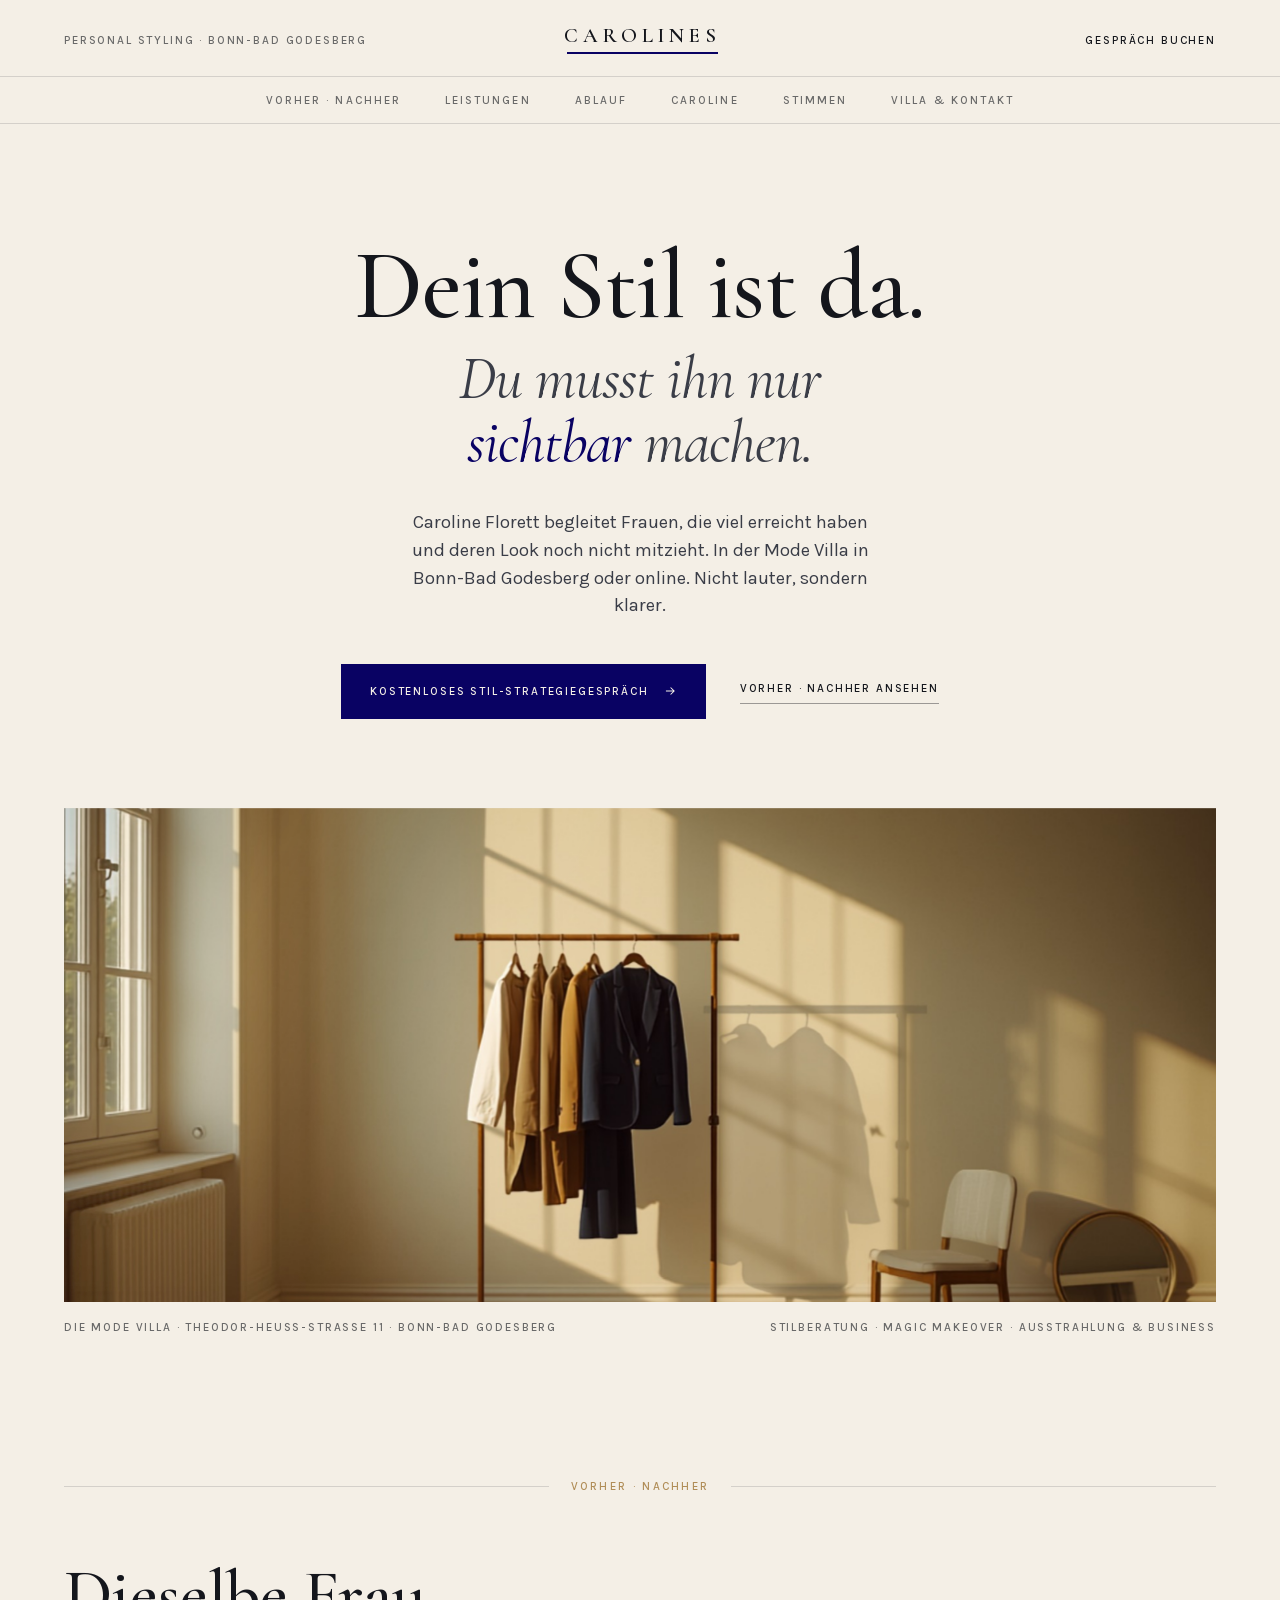
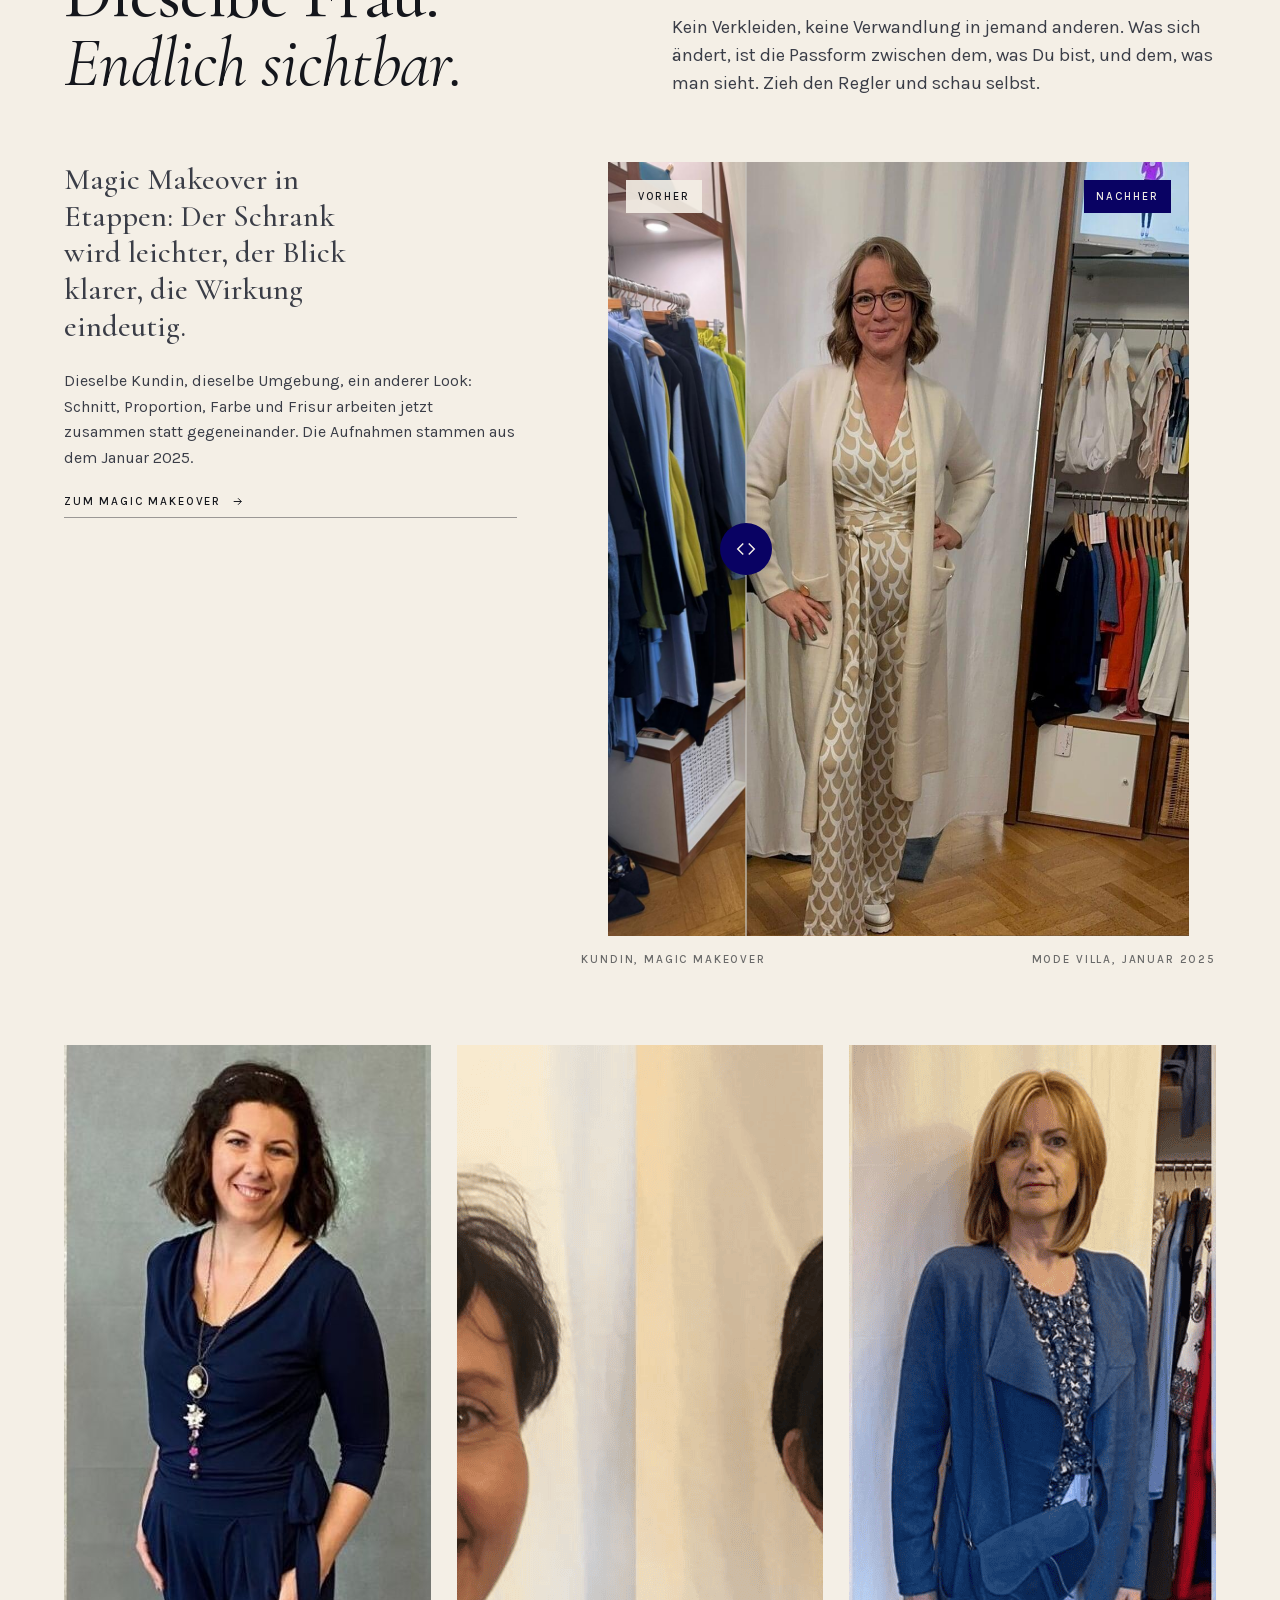
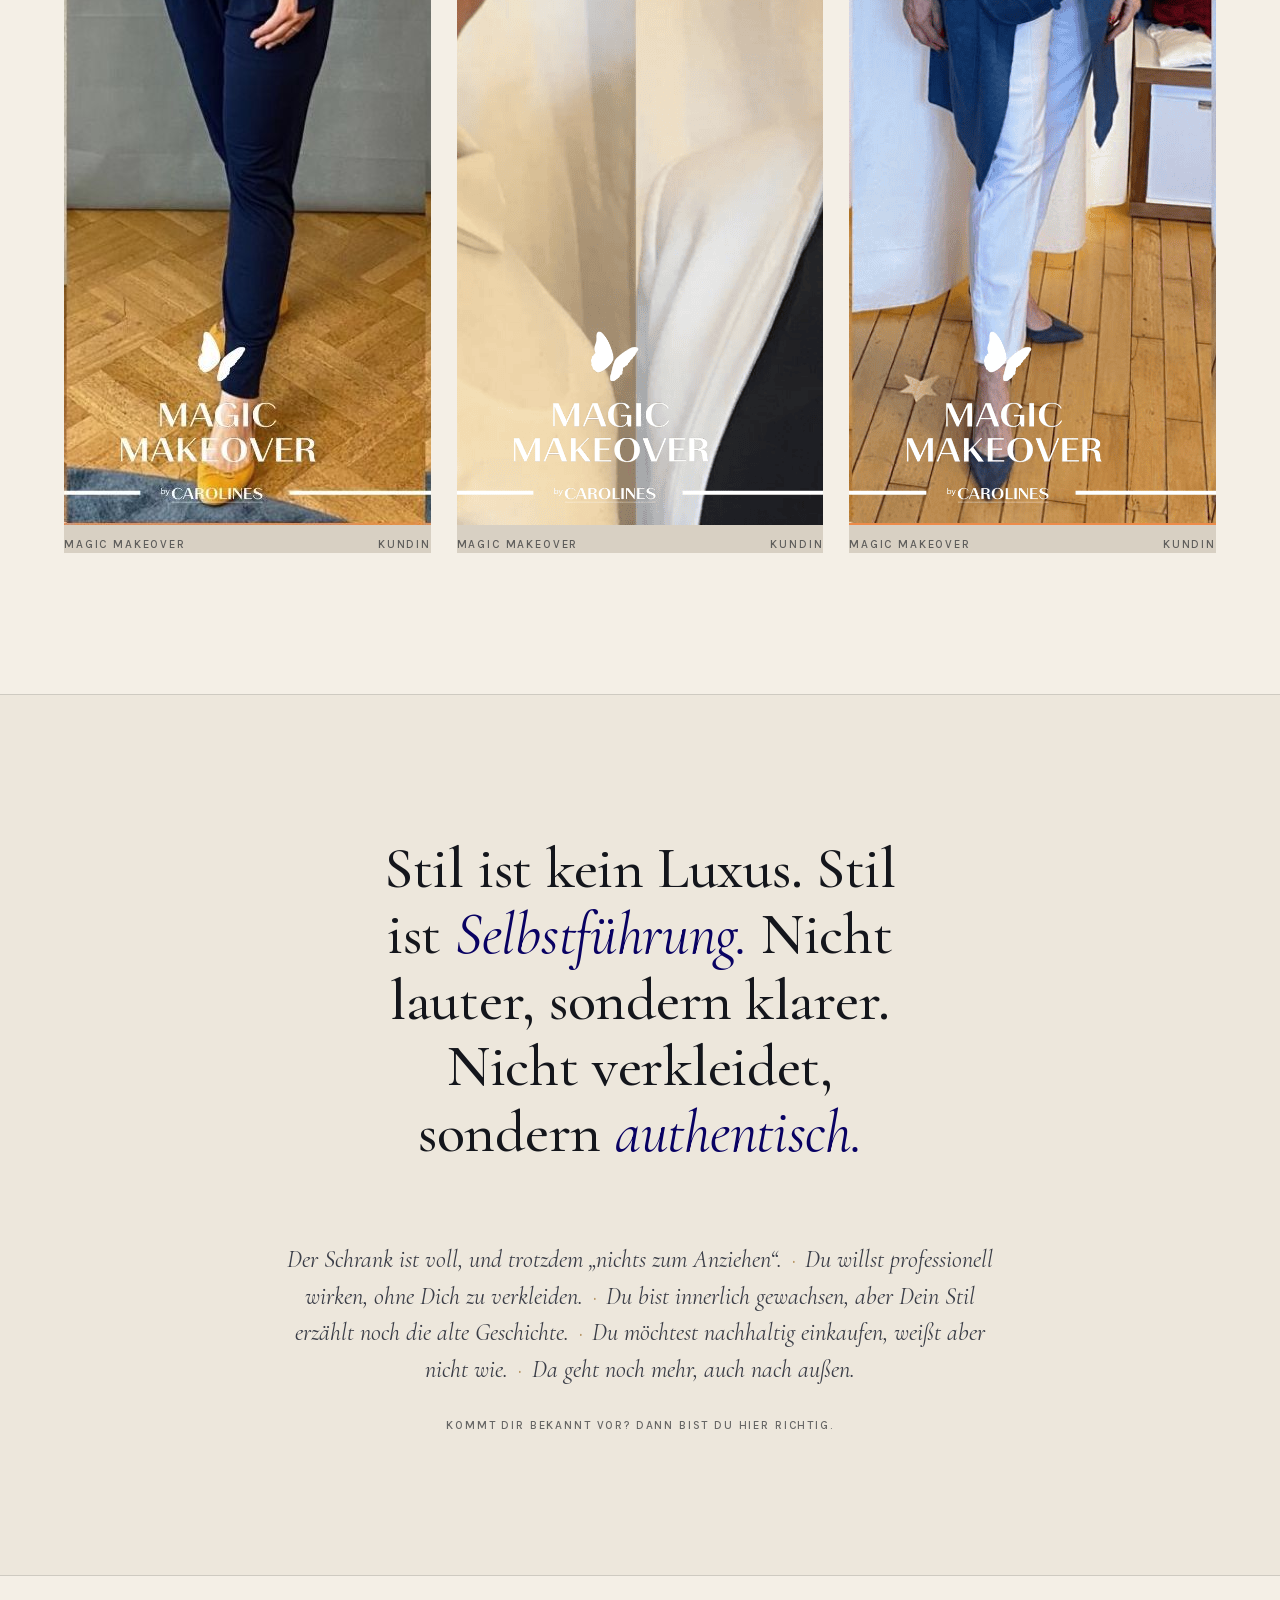
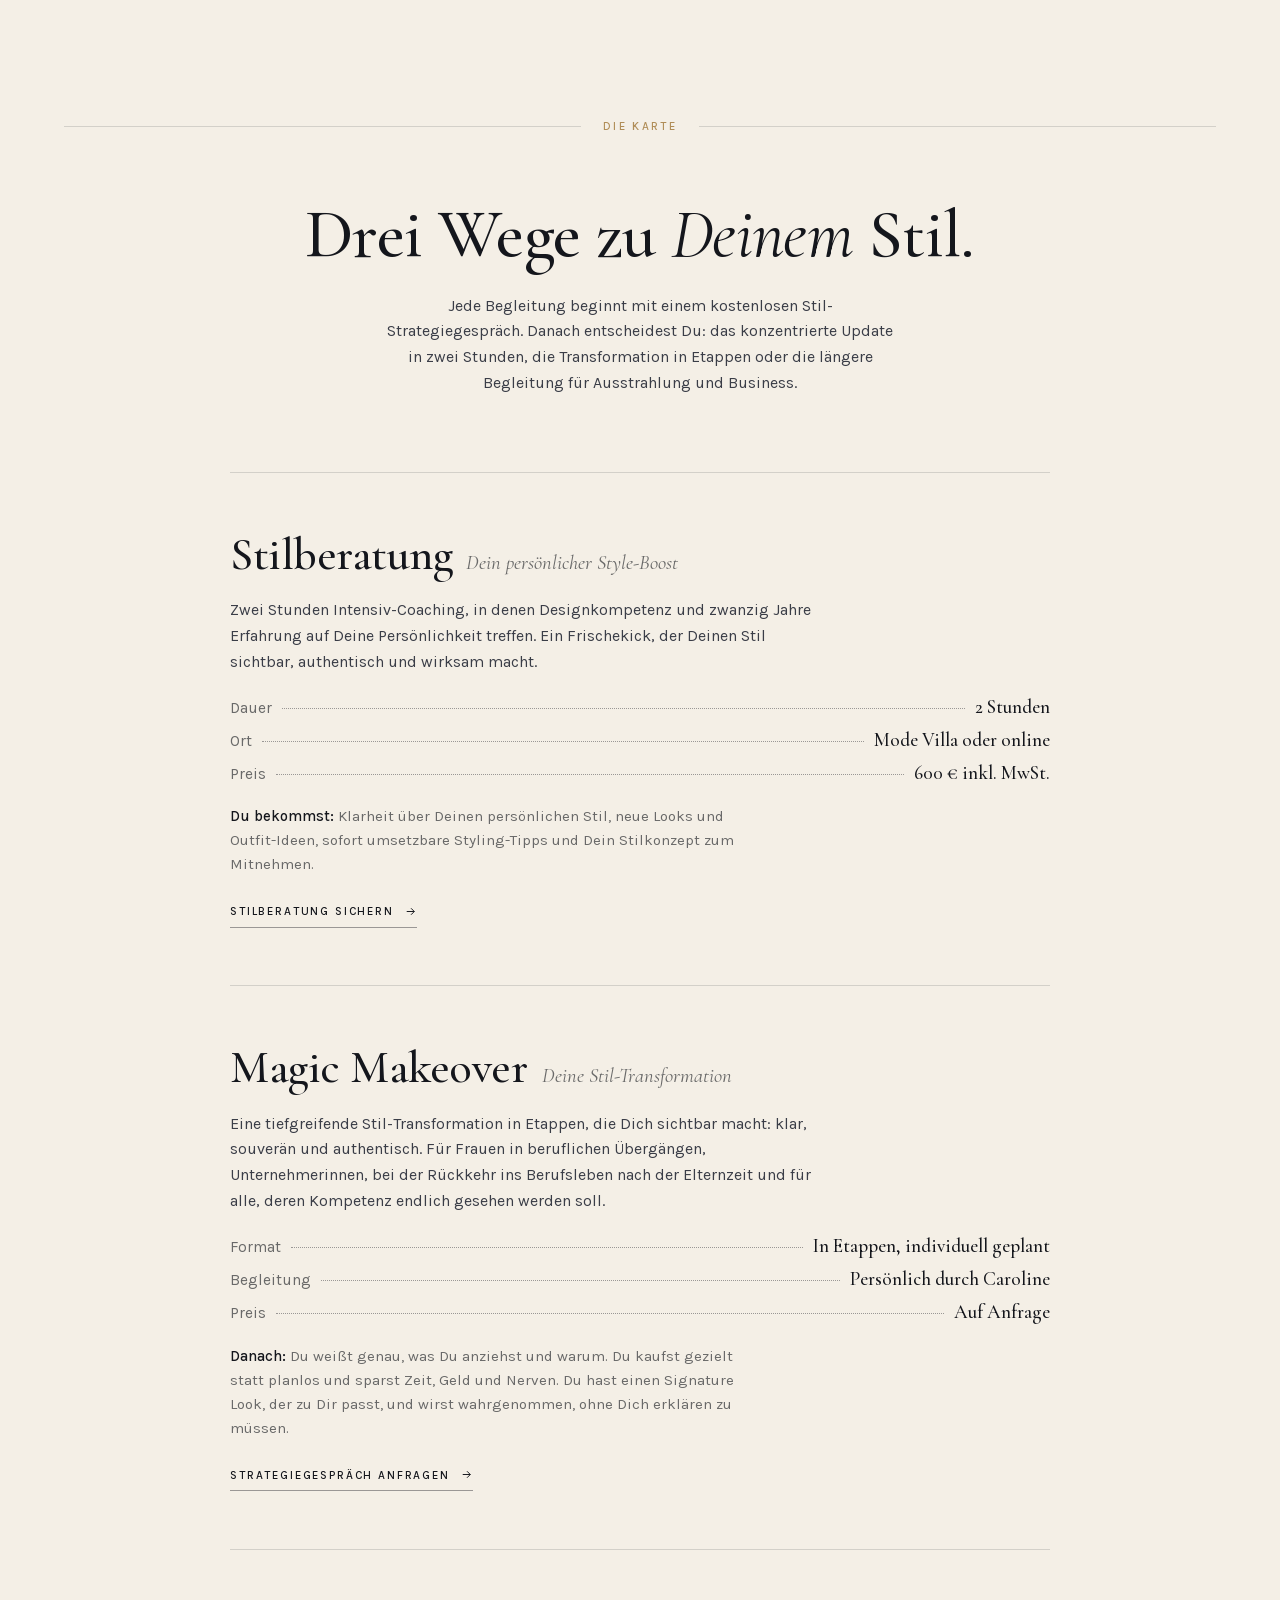
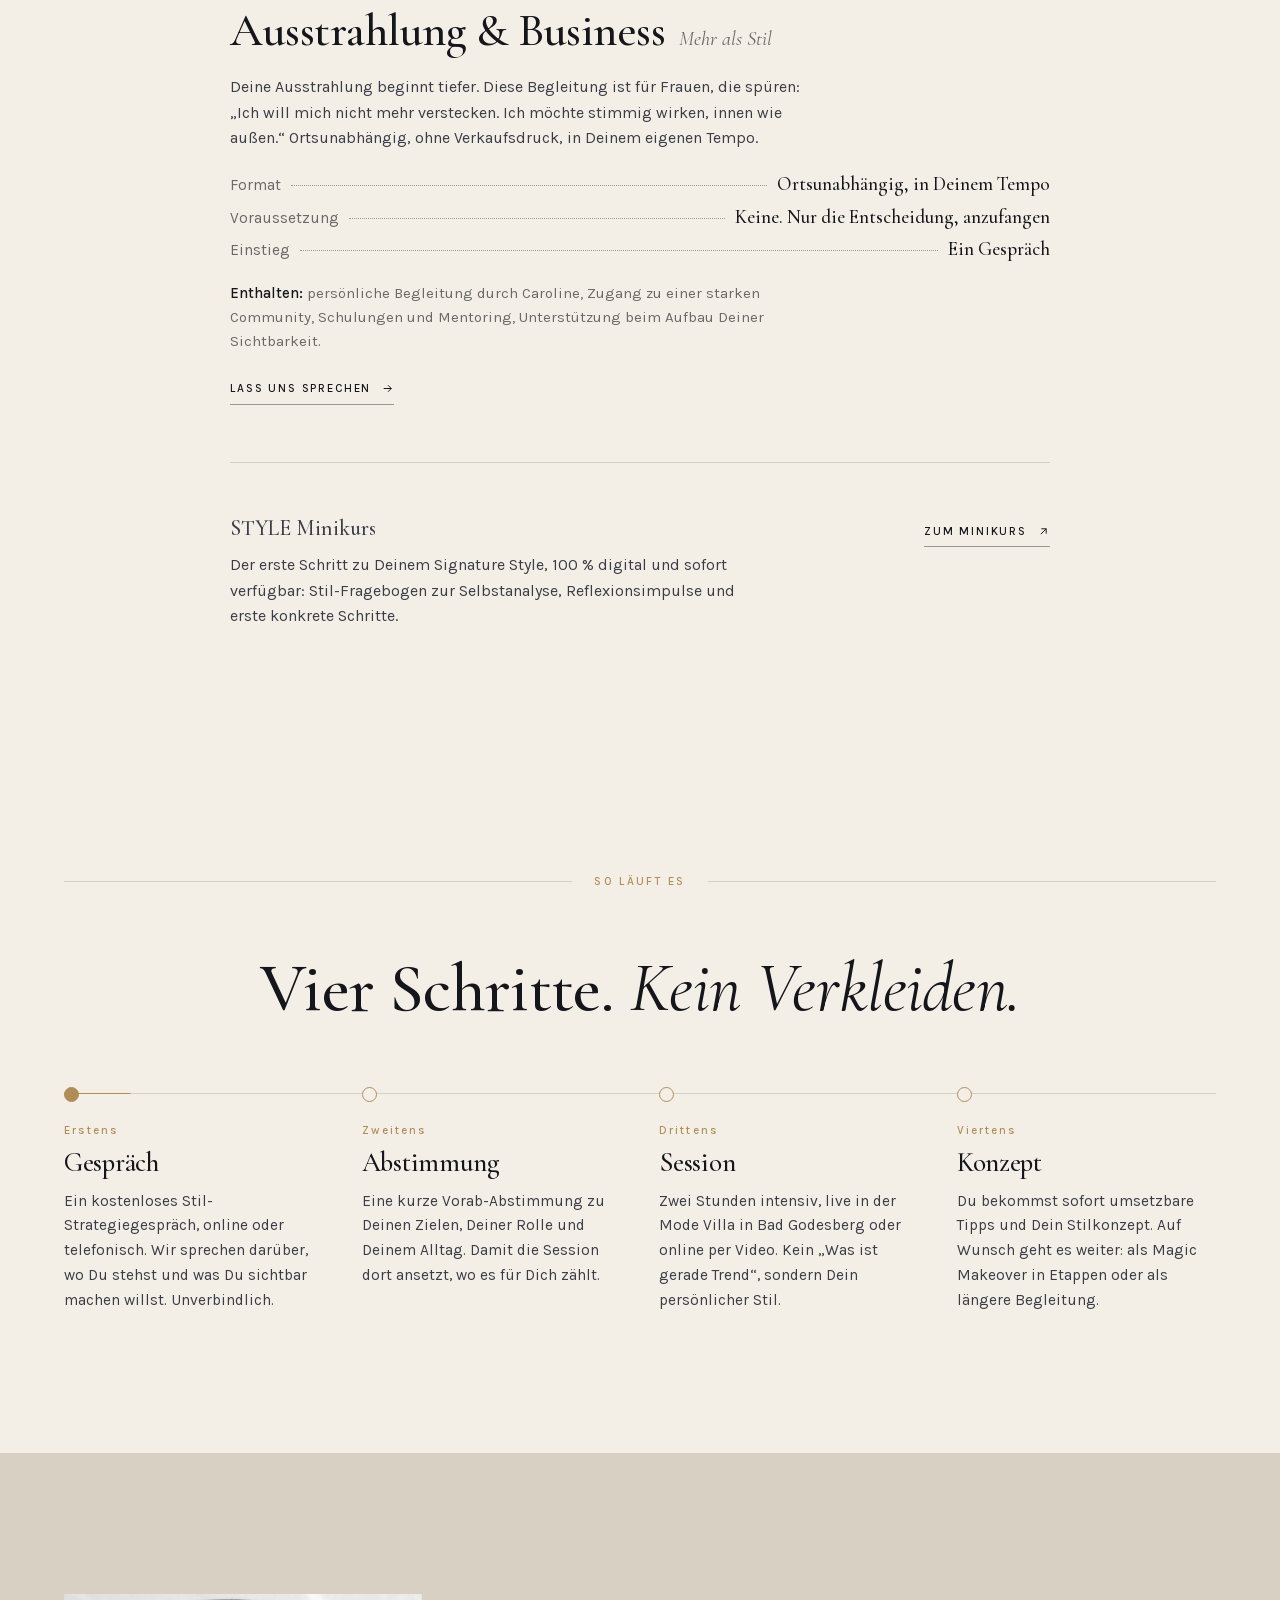
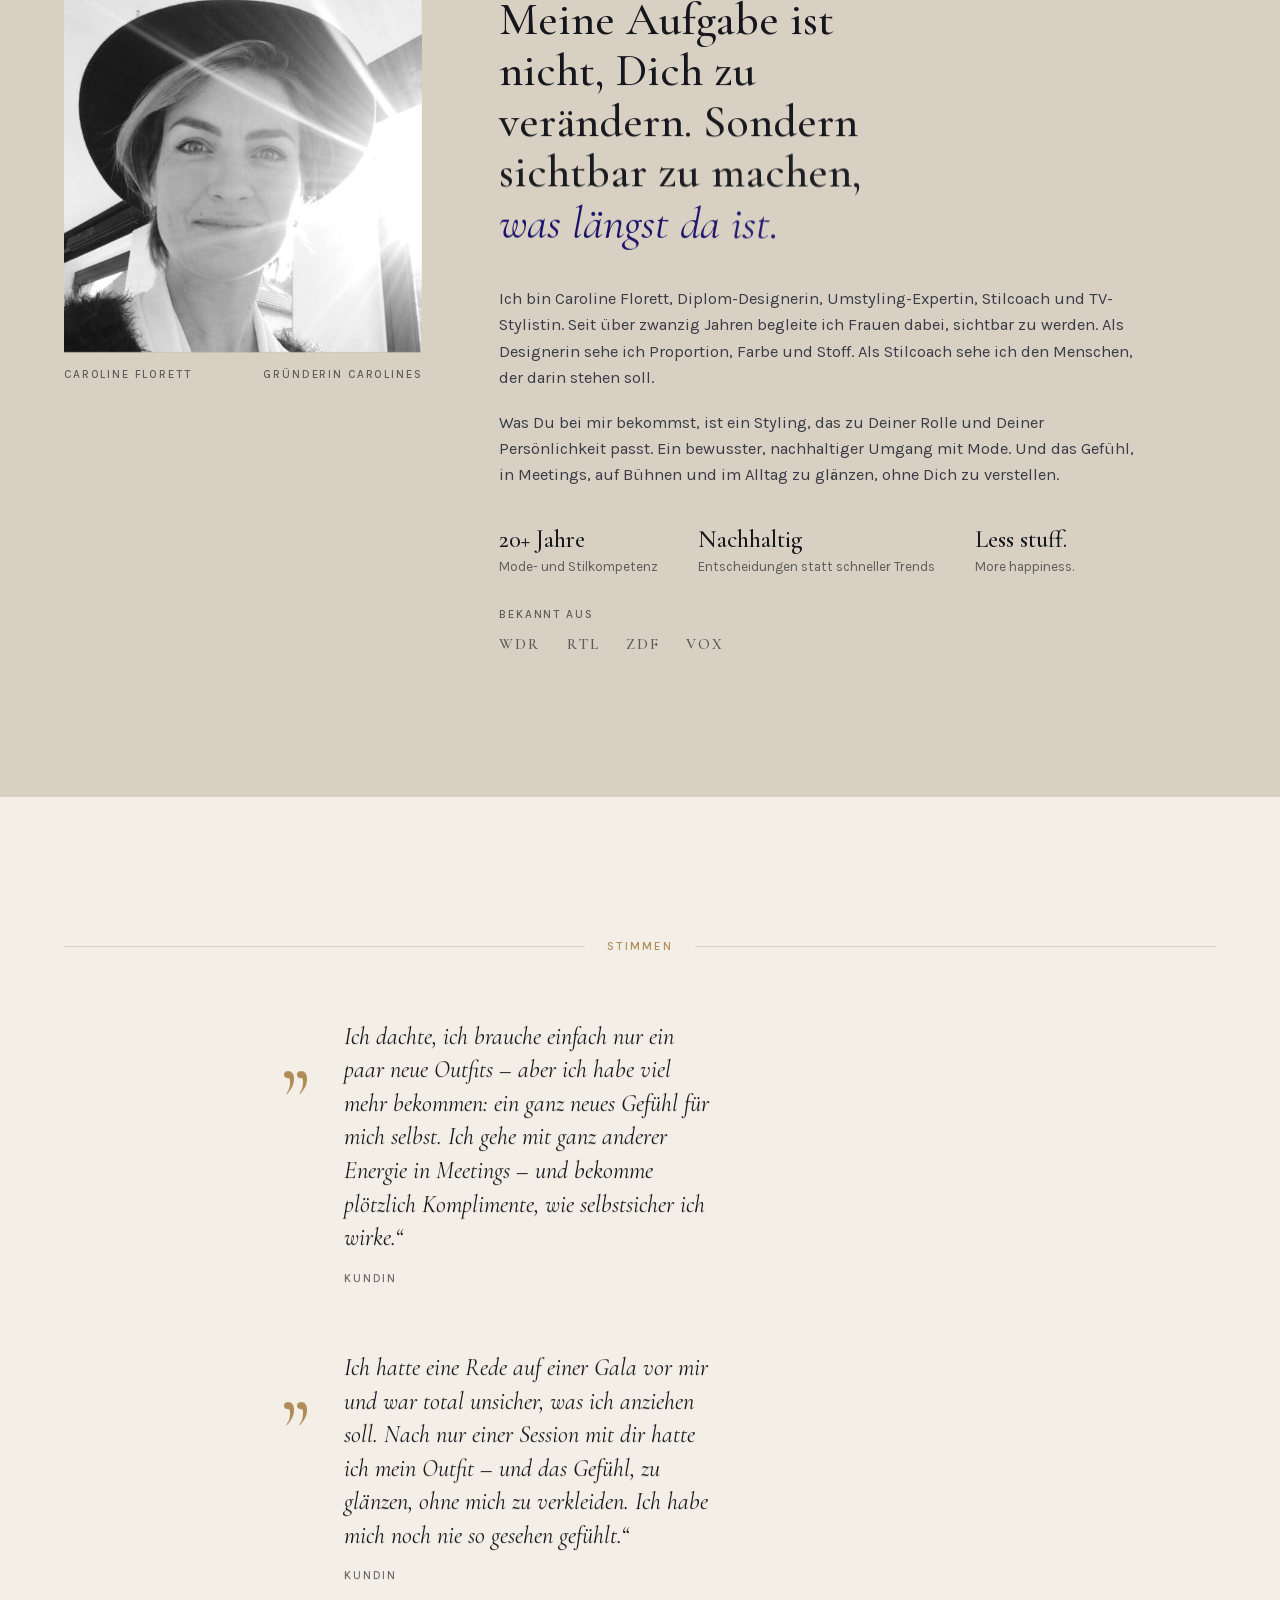
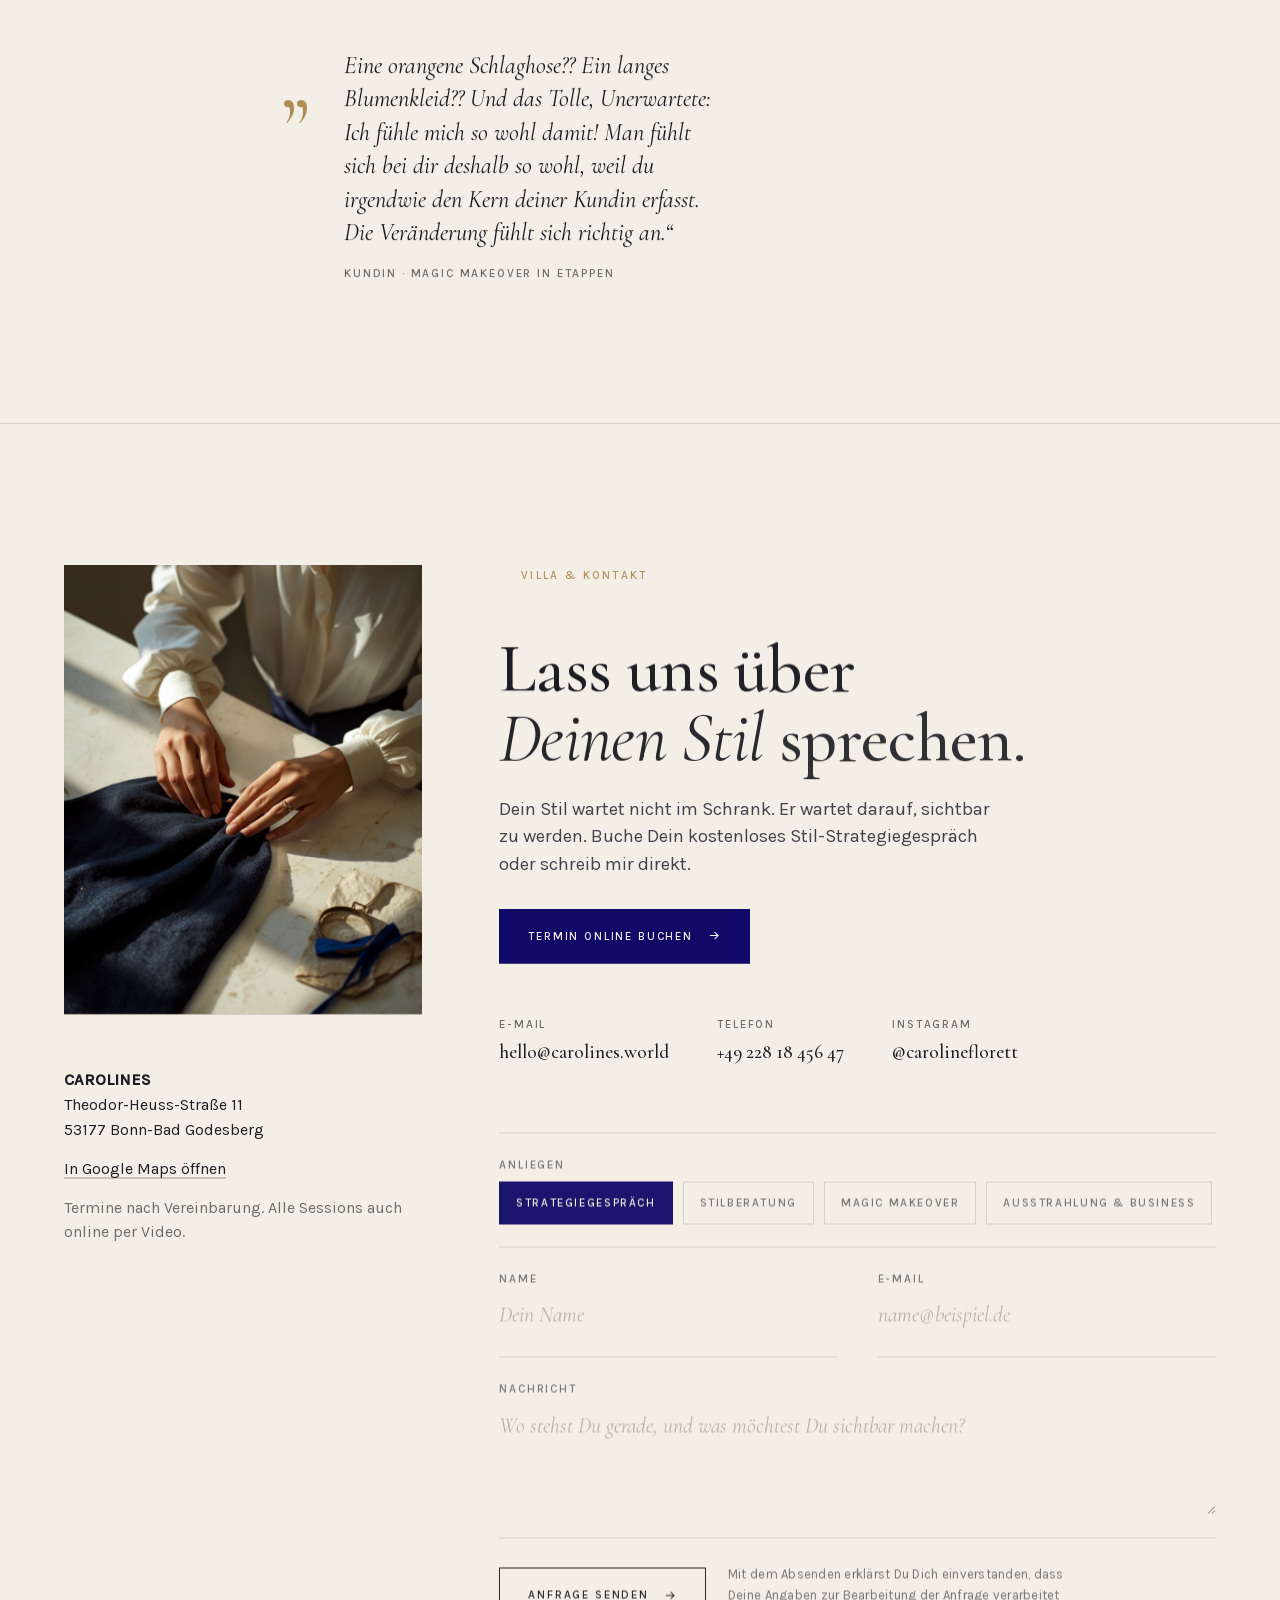
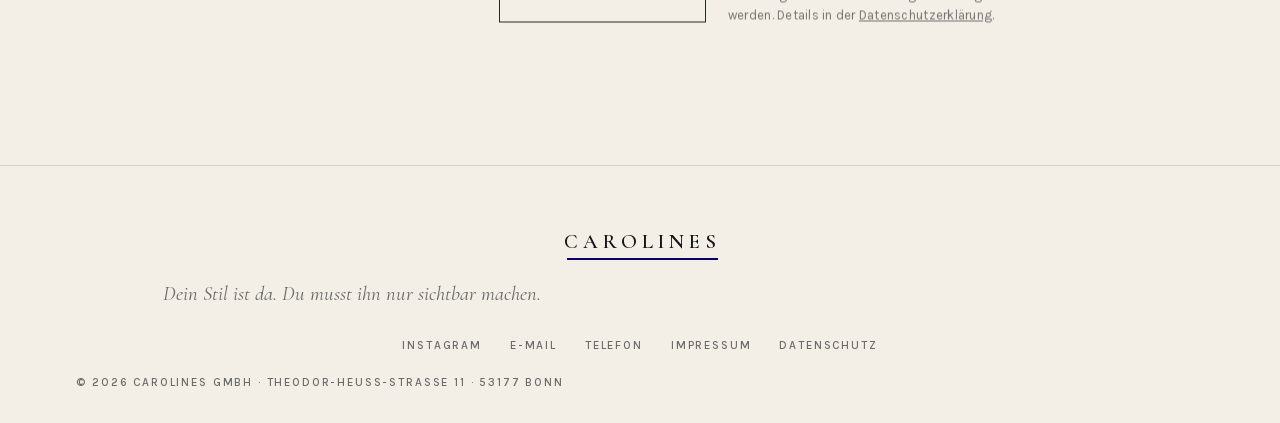
<file: carolines/index.html>
<!DOCTYPE html>
<html lang="de">
<head>
<meta charset="utf-8">
<meta name="viewport" content="width=device-width, initial-scale=1">
<title>CAROLINES — Personal Styling in Bonn Bad Godesberg · Caroline Florett</title>
<meta name="description" content="CAROLINES ist das Personal-Styling-Atelier von Caroline Florett in der Mode Villa in Bonn Bad Godesberg. Stilberatung, Magic Makeover, Ausstrahlung & Business. Dein Stil ist da. Du musst ihn nur sichtbar machen.">
<meta name="robots" content="noindex">
<meta property="og:title" content="CAROLINES — Dein Stil ist da. Du musst ihn nur sichtbar machen.">
<meta property="og:description" content="Personal Styling mit Caroline Florett in der Mode Villa in Bonn Bad Godesberg. Stilberatung, Magic Makeover, Ausstrahlung & Business.">
<meta property="og:type" content="website">
<meta property="og:image" content="https://vertexstudio.digital/carolines/assets/hero.jpg">
<meta property="og:image:width" content="1920">
<meta property="og:image:height" content="1080">
<meta property="og:locale" content="de_DE">
<meta name="twitter:card" content="summary_large_image">
<meta name="twitter:image" content="https://vertexstudio.digital/carolines/assets/hero.jpg">
<link rel="canonical" href="https://vertexstudio.digital/carolines/">
<meta name="theme-color" content="#f4efe6">
<link rel="icon" href="data:image/svg+xml,%3Csvg xmlns='http://www.w3.org/2000/svg' viewBox='0 0 32 32'%3E%3Crect width='32' height='32' fill='%23f4efe6'/%3E%3Ctext x='16' y='21' text-anchor='middle' font-family='Georgia,serif' font-size='19' fill='%23090263'%3EC%3C/text%3E%3Crect x='7' y='25' width='18' height='1.4' fill='%23090263'/%3E%3C/svg%3E">
<script type="application/ld+json">
{"@context":"https://schema.org","@type":"ProfessionalService","@id":"https://www.carolines.world/#atelier","name":"CAROLINES","alternateName":"CAROLINES GmbH","description":"Personal-Styling-Atelier von Caroline Florett in Bonn Bad Godesberg: Stilberatung, Magic Makeover, Ausstrahlung & Business.","url":"https://www.carolines.world/","telephone":"+49 228 1845647","email":"hello@carolines.world","founder":{"@type":"Person","name":"Caroline Florett","jobTitle":"Diplom-Designerin, Stilcoach, TV-Stylistin"},"address":{"@type":"PostalAddress","streetAddress":"Theodor-Heuss-Straße 11","postalCode":"53177","addressLocality":"Bonn","addressRegion":"Nordrhein-Westfalen","addressCountry":"DE"},"areaServed":[{"@type":"City","name":"Bonn"},{"@type":"Country","name":"Deutschland"}],"sameAs":["https://www.instagram.com/carolineflorett"],"makesOffer":[{"@type":"Offer","name":"Stilberatung","description":"2 Stunden Intensiv-Coaching, live in der Mode Villa Bonn-Bad Godesberg oder online","price":"600","priceCurrency":"EUR"},{"@type":"Offer","name":"Magic Makeover","description":"Individuelle Stil-Transformation in Etappen"},{"@type":"Offer","name":"Ausstrahlung & Business","description":"Persönliche Begleitung, Community, Schulungen und Mentoring"}]}
</script>
<link rel="preload" href="assets/hero.jpg" as="image" fetchpriority="high">
<link rel="stylesheet" href="fonts.css">
<style>
/* ============================================================
   CAROLINES — Design system
   These: „Sichtbar machen, was längst da ist.“
   Ein Atelier-Journal auf Elfenbein: ruhiger Zeitschriftenkopf,
   Cover statt Vollbild, Vorher/Nachher als Signaturmoment,
   Leistungen als Karte. Elfenbein trägt, Stein gliedert, Tinte
   spricht, Kobalt setzt einen einzigen Punkt, Messing bleibt Detail.
   Fonts: Cormorant Garamond (Display), Karla (Text/Meta).
   Motion: GSAP + ScrollTrigger + Lenis, sparsam.
   ============================================================ */
:root{
  --ivory:#f4efe6; --ivory-2:#ede7dc; --stone:#d8d0c3; --stone-2:#c9bfae;
  --ink:#14161c; --ink-soft:#3a3d47;
  --cobalt:#090263; --cobalt-2:#1a139a; --brass:#b08d57;
  --bg:var(--ivory); --fg:var(--ink); --fg-mute:rgba(20,22,28,.62); --line:rgba(20,22,28,.14); --line-strong:rgba(20,22,28,.4);
  --display:"Cormorant Garamond",Georgia,"Times New Roman",serif;
  --text:"Karla",system-ui,-apple-system,"Segoe UI",sans-serif;
  --gutter:clamp(20px,5vw,80px);
  --max:1360px; --measure:720px;
  --ease:cubic-bezier(.16,1,.3,1);
}
*{box-sizing:border-box;margin:0;padding:0}
html{scroll-behavior:auto;-webkit-text-size-adjust:100%;background:var(--ivory)}
html.lenis,html.lenis body{height:auto}
.lenis.lenis-smooth{scroll-behavior:auto!important}
body{background:var(--bg);color:var(--fg);font-family:var(--text);font-weight:400;line-height:1.6;font-size:clamp(16px,1.02vw,18px);-webkit-font-smoothing:antialiased;overflow-x:clip}
::selection{background:var(--cobalt);color:var(--ivory)}
a{color:inherit;text-decoration:none}
img{display:block;max-width:100%}
button{font:inherit;color:inherit;background:none;border:0;cursor:pointer}
:focus-visible{outline:2px solid var(--cobalt);outline-offset:4px}
.sr{position:absolute;width:1px;height:1px;overflow:hidden;clip:rect(0 0 0 0);white-space:nowrap}
.wrap{max-width:var(--max);margin:0 auto;padding-left:var(--gutter);padding-right:var(--gutter)}
.narrow{max-width:var(--measure);margin-left:auto;margin-right:auto}

/* type */
.meta{font-size:11.5px;letter-spacing:.16em;text-transform:uppercase;color:var(--fg-mute);font-weight:500}
.meta b{color:var(--fg);font-weight:500}
.brass{color:var(--brass)}
.cobalt{color:var(--cobalt)}
em,.i{font-family:var(--display);font-style:italic;font-weight:400}
h1,h2,h3{font-family:var(--display);font-weight:500;letter-spacing:-.01em;line-height:1;text-wrap:balance}
.h-cover{font-size:clamp(44px,7.6vw,128px);line-height:.96}
.h-cover em{display:block;font-size:.62em;margin-top:.22em;line-height:1.05;color:var(--ink-soft)}
.h-l{font-size:clamp(38px,5.4vw,88px)}
.h-m{font-size:clamp(30px,3.6vw,56px)}
.lead{font-size:clamp(18px,1.45vw,22px);line-height:1.5}
p{max-width:64ch}
.mute{color:var(--fg-mute)}
.center{text-align:center}
.center p,.center h2{margin-left:auto;margin-right:auto}

/* running head: eyebrow with rules on both sides */
.rh{display:grid;grid-template-columns:1fr auto 1fr;align-items:center;gap:22px;margin-bottom:clamp(36px,5vw,64px)}
.rh::before,.rh::after{content:"";height:1px;background:var(--line)}
.rh span{font-size:11.5px;letter-spacing:.2em;text-transform:uppercase;font-weight:500;color:var(--brass);white-space:nowrap}

/* motion foundation: without JS everything is visible */
html.has-motion [data-words],html.has-motion [data-fade],html.has-motion [data-clip]{visibility:hidden}
.w{display:inline-block;will-change:transform,opacity,filter}
[data-clip]{overflow:hidden}

/* buttons */
.btn{display:inline-flex;align-items:center;gap:14px;font-size:11.5px;letter-spacing:.16em;text-transform:uppercase;font-weight:500;padding:17px 28px;border:1px solid var(--ink);color:var(--ink);background:transparent;transition:background .45s var(--ease),color .45s var(--ease),border-color .45s var(--ease)}
.btn:hover{background:var(--ink);color:var(--ivory)}
.btn-solid{background:var(--cobalt);border-color:var(--cobalt);color:var(--ivory)}
.btn-solid:hover{background:var(--ink);border-color:var(--ink)}
.btn .arr{width:14px;height:14px;transition:transform .45s var(--ease)}
.btn:hover .arr{transform:translateX(5px)}
.tlink{display:inline-flex;align-items:center;gap:10px;font-size:11.5px;letter-spacing:.16em;text-transform:uppercase;font-weight:500;padding-bottom:6px;border-bottom:1px solid var(--line-strong);transition:border-color .4s,color .4s}
.tlink:hover{border-color:var(--cobalt);color:var(--cobalt)}
.tlink .arr{width:13px;height:13px}

/* ---------- masthead (static, in flow) ---------- */
.mast{display:grid;grid-template-columns:1fr auto 1fr;align-items:center;padding-top:26px;padding-bottom:22px;gap:20px}
.mast .l{justify-self:start}
.mast .r{justify-self:end}
.mark{display:inline-flex;flex-direction:column;align-items:center;gap:6px;font-family:var(--display);font-weight:600;letter-spacing:.24em;font-size:clamp(18px,1.6vw,22px);line-height:1;text-transform:uppercase;padding-left:.24em}
.mark i{display:block;width:calc(100% - .24em);height:1.5px;background:var(--cobalt)}
.mast-nav{border-top:1px solid var(--line);border-bottom:1px solid var(--line)}
.mast-nav ul{list-style:none;display:flex;justify-content:center;gap:0;flex-wrap:wrap}
.mast-nav a{display:block;padding:14px 22px;font-size:11.5px;letter-spacing:.18em;text-transform:uppercase;font-weight:500;color:var(--fg-mute);transition:color .3s}
.mast-nav a:hover{color:var(--cobalt)}
.burger{display:none;width:44px;height:44px;position:relative;justify-self:end}
.burger span{position:absolute;left:12px;right:12px;height:1.5px;background:currentColor;transition:transform .5s var(--ease),top .5s var(--ease)}
.burger span:first-child{top:18px}.burger span:last-child{top:26px}
.menu-open .burger span:first-child{top:22px;transform:rotate(45deg)}
.menu-open .burger span:last-child{top:22px;transform:rotate(-45deg)}
@media (max-width:820px){.mast{grid-template-columns:auto 1fr auto}.mast .l{display:none}.mast .r{display:none}.mast .mark{justify-self:start;align-items:flex-start;padding-left:0}.mast .mark i{width:100%}.burger{display:block}.mast-nav{display:none}}

/* compact bar after the cover */
.bar{position:fixed;top:0;left:0;right:0;z-index:60;background:rgba(244,239,230,.92);backdrop-filter:blur(10px);-webkit-backdrop-filter:blur(10px);border-bottom:1px solid var(--line);transform:translateY(-101%);transition:transform .6s var(--ease)}
.bar.on{transform:translateY(0)}
.bar .in{display:flex;align-items:center;justify-content:space-between;gap:20px;height:60px}
.bar .mark{font-size:15px;gap:4px}
.bar ul{list-style:none;display:flex;gap:26px}
.bar ul a{font-size:11px;letter-spacing:.16em;text-transform:uppercase;font-weight:500;color:var(--fg-mute)}
.bar ul a:hover{color:var(--cobalt)}
.bar .book{font-size:11px;letter-spacing:.16em;text-transform:uppercase;font-weight:500;color:var(--cobalt);border-bottom:1px solid currentColor;padding-bottom:3px}
@media (max-width:820px){.bar ul{display:none}}

/* mobile menu */
.menu{position:fixed;inset:0;z-index:70;background:var(--ivory);display:none;flex-direction:column;padding:var(--gutter);padding-top:96px}
.menu-open .menu{display:flex}
.menu .close{position:absolute;top:18px;right:var(--gutter);width:44px;height:44px}
.menu .close::before,.menu .close::after{content:"";position:absolute;left:12px;right:12px;top:22px;height:1.5px;background:var(--ink);transform:rotate(45deg)}
.menu .close::after{transform:rotate(-45deg)}
.menu a{font-family:var(--display);font-size:clamp(36px,9vw,60px);font-weight:500;line-height:1.1;padding:10px 0;border-bottom:1px solid var(--line)}
.menu .meta{margin-top:auto;padding-top:30px}

/* ---------- cover ---------- */
.cover{padding-top:clamp(56px,9vw,120px)}
.cover h1{max-width:14ch;margin:0 auto}
.cover .lead{max-width:44ch;margin:clamp(24px,3vw,36px) auto 0;color:var(--ink-soft)}
.cover-actions{display:flex;justify-content:center;flex-wrap:wrap;gap:18px 34px;align-items:center;margin-top:clamp(28px,3.5vw,44px)}
.cover-media{position:relative;margin-top:clamp(48px,7vw,96px);aspect-ratio:21/9;max-height:74vh;min-height:300px;overflow:hidden;background:var(--stone);isolation:isolate}
.cover-media img{width:100%;height:112%;object-fit:cover;object-position:62% 50%;transform:scale(1.08);transform-origin:60% 40%;filter:saturate(.94)}
.cover-media .light{position:absolute;inset:-20%;pointer-events:none;mix-blend-mode:soft-light;opacity:.5;background:linear-gradient(115deg,transparent 30%,rgba(255,232,190,.95) 47%,rgba(255,232,190,.2) 54%,transparent 66%);transform:translateX(-30%)}
.cover-cap{display:flex;justify-content:space-between;gap:20px;padding:16px 0 0;flex-wrap:wrap}
@media (max-width:640px){.cover-media{aspect-ratio:4/5;max-height:none}.cover-media img{object-position:66% 50%}}
@media (prefers-reduced-motion:reduce){.cover-media img{transform:none}.cover-media .light{display:none}}

/* ---------- generic section ---------- */
.sec{padding:clamp(88px,11vw,176px) 0}
.sec-tight{padding-top:clamp(64px,8vw,120px)}

/* ---------- vorher / nachher ---------- */
.vn-head{display:grid;grid-template-columns:minmax(0,1fr) minmax(0,1fr);gap:clamp(28px,5vw,80px);align-items:end;margin-bottom:clamp(36px,5vw,64px)}
.vn-head p{color:var(--ink-soft)}
.compare{position:relative;aspect-ratio:3/4;max-height:86vh;margin:0 auto;overflow:hidden;background:var(--stone);user-select:none;-webkit-user-select:none;touch-action:pan-y;max-width:640px}
.compare img{position:absolute;inset:0;width:100%;height:100%;object-fit:cover;object-position:center top;pointer-events:none}
.compare .after{clip-path:inset(0 0 0 50%)}
.compare .handle{position:absolute;top:0;bottom:0;left:50%;width:1px;background:var(--ivory);transform:translateX(-.5px);pointer-events:none;box-shadow:0 0 0 .5px rgba(20,22,28,.25)}
.compare .knob{position:absolute;top:50%;left:50%;width:52px;height:52px;border-radius:50%;background:var(--cobalt);color:var(--ivory);transform:translate(-50%,-50%);display:grid;place-items:center;pointer-events:none;box-shadow:0 8px 30px rgba(20,22,28,.28)}
.compare .knob svg{width:22px;height:22px}
.compare input[type=range]{position:absolute;inset:0;width:100%;height:100%;opacity:0;cursor:ew-resize;margin:0;-webkit-appearance:none;appearance:none;background:transparent}
.compare input[type=range]::-webkit-slider-thumb{-webkit-appearance:none;width:52px;height:100%}
.compare input[type=range]::-moz-range-thumb{width:52px;height:100%;border:0;background:transparent}
.compare .tag{position:absolute;top:18px;font-size:11px;letter-spacing:.18em;text-transform:uppercase;font-weight:500;padding:8px 12px;background:rgba(244,239,230,.9);color:var(--ink);pointer-events:none;transition:opacity .3s}
.compare .tag.l{left:18px}.compare .tag.r{right:18px;background:var(--cobalt);color:var(--ivory)}
.compare-cap{display:flex;justify-content:space-between;gap:16px;max-width:640px;margin:14px auto 0;flex-wrap:wrap}
.vn-grid{display:grid;grid-template-columns:minmax(0,5fr) minmax(0,7fr);gap:clamp(28px,5vw,80px);align-items:start}
.vn-side{position:sticky;top:96px;display:grid;gap:22px}
.vn-side .big{font-family:var(--display);font-size:clamp(26px,2.4vw,38px);line-height:1.2;font-weight:500;max-width:22ch}
.vn-side p{color:var(--ink-soft)}
.vn-strip{margin-top:clamp(40px,6vw,80px);display:grid;grid-template-columns:repeat(3,1fr);gap:clamp(14px,2vw,28px)}
.vn-strip figure{background:var(--stone)}
.vn-strip img{aspect-ratio:1;object-fit:cover;width:100%;filter:saturate(.9)}
.vn-strip figcaption{padding-top:10px;display:flex;justify-content:space-between;gap:12px}
@media (max-width:900px){.vn-head,.vn-grid{grid-template-columns:1fr}.vn-side{position:static}.vn-strip{grid-template-columns:1fr 1fr}}
@media (max-width:560px){.vn-strip{grid-template-columns:1fr}}

/* ---------- haltung ---------- */
.haltung{background:var(--ivory-2);border-top:1px solid var(--line);border-bottom:1px solid var(--line)}
.statement{font-family:var(--display);font-weight:500;font-size:clamp(30px,4.6vw,72px);line-height:1.12;max-width:20ch;margin:0 auto;text-align:center;letter-spacing:-.005em}
.statement em{color:var(--cobalt)}
.kennst{margin:clamp(44px,6vw,80px) auto 0;max-width:var(--measure);text-align:center;font-family:var(--display);font-style:italic;font-size:clamp(20px,1.9vw,27px);line-height:1.5;color:var(--ink-soft)}
.kennst .dot{color:var(--brass);font-style:normal;padding:0 .4em}
.kennst-note{margin:28px auto 0;text-align:center}

/* ---------- karte (leistungen) ---------- */
.karte{max-width:820px;margin:0 auto}
.karte-intro{text-align:center;color:var(--ink-soft);max-width:52ch;margin:0 auto clamp(48px,6vw,88px)}
.dish{padding:clamp(36px,4.5vw,60px) 0;border-top:1px solid var(--line)}
.dish:last-of-type{border-bottom:1px solid var(--line)}
.dish-top{display:flex;align-items:baseline;gap:14px;flex-wrap:wrap}
.dish h3{font-size:clamp(32px,3.6vw,52px);letter-spacing:-.01em}
.dish .sub{font-family:var(--display);font-style:italic;font-weight:400;font-size:clamp(19px,1.6vw,24px);color:var(--fg-mute)}
.dish p{margin-top:18px;color:var(--ink-soft);max-width:60ch}
.leader{list-style:none;margin-top:22px;display:grid;gap:8px}
.leader li{display:flex;align-items:baseline;gap:10px;font-size:15.5px}
.leader li::after{content:"";flex:1;border-bottom:1px dotted var(--line-strong);transform:translateY(-4px);order:2}
.leader li span:first-child{order:1;color:var(--fg-mute)}
.leader li span:last-child{order:3;font-family:var(--display);font-weight:500;font-size:clamp(19px,1.5vw,23px);text-align:right;max-width:62%;line-height:1.2}
.dish .inc{margin-top:18px;font-size:15px;color:var(--fg-mute);line-height:1.6}
.dish .inc b{color:var(--fg);font-weight:500}
.dish .tlink{margin-top:26px}
.mini{margin-top:clamp(32px,4vw,48px);display:flex;justify-content:space-between;gap:24px;align-items:baseline;flex-wrap:wrap}
.mini p{color:var(--ink-soft);max-width:54ch}
.mini strong{font-family:var(--display);font-weight:500;font-size:clamp(20px,1.7vw,26px);display:block;margin-bottom:6px}

/* ---------- ablauf (timeline) ---------- */
.timeline{position:relative;margin-top:clamp(40px,5vw,64px)}
.timeline .track{position:absolute;left:0;right:0;top:6px;height:1px;background:var(--line)}
.timeline .track i{position:absolute;left:0;top:0;height:100%;width:100%;background:var(--brass);transform-origin:left;transform:scaleX(0)}
.timeline ol{list-style:none;display:grid;grid-template-columns:repeat(4,1fr);gap:clamp(20px,3vw,48px)}
.timeline li{position:relative;padding-top:34px}
.timeline li::before{content:"";position:absolute;left:0;top:0;width:13px;height:13px;border-radius:50%;background:var(--ivory);border:1px solid var(--brass)}
.timeline li:first-child::before{background:var(--brass)}
.timeline h3{font-size:clamp(24px,2.1vw,34px)}
.timeline .step-n{font-size:11.5px;letter-spacing:.18em;color:var(--brass);font-weight:500;display:block;margin-bottom:10px}
.timeline p{font-size:15.5px;color:var(--ink-soft);margin-top:12px}
@media (max-width:820px){.timeline .track{display:none}.timeline ol{grid-template-columns:1fr;gap:0}.timeline li{padding:26px 0 26px 34px;border-top:1px solid var(--line)}.timeline li::before{top:33px}}

/* ---------- caroline ---------- */
.caro{background:var(--stone);color:var(--ink)}
.caro-grid{display:grid;grid-template-columns:minmax(0,4fr) minmax(0,8fr);gap:clamp(32px,6vw,110px);align-items:start}
.caro-fig{max-width:420px}
.caro-fig .frame{aspect-ratio:1;overflow:hidden;background:var(--stone-2)}
.caro-fig img{width:100%;height:110%;object-fit:cover;object-position:center 30%;filter:grayscale(1) contrast(1.05);transition:filter .9s var(--ease)}
.caro-fig:hover img{filter:grayscale(.15)}
.caro-fig figcaption{padding-top:12px;display:flex;justify-content:space-between;gap:12px}
.caro-q{font-family:var(--display);font-weight:500;font-size:clamp(30px,3.6vw,58px);line-height:1.1;max-width:18ch}
.caro-q em{color:var(--cobalt)}
.caro-copy{margin-top:clamp(28px,3vw,40px);display:grid;gap:18px}
.caro-copy p{color:var(--ink-soft);font-size:clamp(16.5px,1.15vw,19px)}
.caro-facts{margin-top:clamp(28px,3vw,40px);display:flex;flex-wrap:wrap;gap:12px 40px}
.caro-facts div{display:grid;gap:2px}
.caro-facts strong{font-family:var(--display);font-weight:500;font-size:clamp(22px,1.9vw,30px);line-height:1.1}
.caro-facts span{font-size:13.5px;color:var(--fg-mute)}
.press{display:flex;flex-wrap:wrap;gap:8px 26px;align-items:baseline;margin-top:8px}
.press li{list-style:none;font-family:var(--display);font-weight:600;letter-spacing:.14em;font-size:15px;text-transform:uppercase;color:var(--fg-mute)}
@media (max-width:900px){.caro-grid{grid-template-columns:1fr}.caro-fig{max-width:340px}}

/* ---------- stimmen ---------- */
.voices{max-width:var(--measure);margin:0 auto;display:grid;gap:clamp(40px,5vw,64px)}
.voice{position:relative;padding-left:clamp(44px,5vw,72px)}
.voice::before{content:"„";position:absolute;left:0;top:-.18em;font-family:var(--display);font-size:clamp(64px,7vw,104px);line-height:1;color:var(--brass)}
.voice p{font-family:var(--display);font-style:italic;font-weight:400;font-size:clamp(21px,1.9vw,29px);line-height:1.38;max-width:34ch}
.voice footer{margin-top:14px}

/* ---------- villa + kontakt ---------- */
.kontakt{border-top:1px solid var(--line)}
.k-grid{display:grid;grid-template-columns:minmax(0,4fr) minmax(0,8fr);gap:clamp(32px,6vw,110px);align-items:start}
.k-side{display:grid;gap:26px}
.k-fig .frame{aspect-ratio:4/5;overflow:hidden;background:var(--stone)}
.k-fig img{width:100%;height:112%;object-fit:cover;object-position:center 40%}
.k-fig figcaption{padding-top:10px;display:flex;justify-content:space-between;gap:12px}
.addr{display:grid;gap:14px;font-size:16px;line-height:1.55}
.addr a{border-bottom:1px solid var(--line-strong);transition:border-color .3s,color .3s}
.addr a:hover{color:var(--cobalt);border-color:var(--cobalt)}
.k-main h2{max-width:16ch}
.k-main .lead{margin-top:22px;color:var(--ink-soft);max-width:46ch}
.k-actions{display:flex;flex-wrap:wrap;gap:18px 34px;align-items:center;margin-top:30px}
.k-lines{margin-top:clamp(36px,4vw,52px);display:grid;grid-template-columns:repeat(3,auto);gap:18px 48px;justify-content:start}
.k-lines a{display:grid;gap:4px}
.k-lines a b{font-family:var(--display);font-weight:500;font-size:clamp(19px,1.5vw,24px)}
.k-lines a:hover b{color:var(--cobalt)}
form{display:grid;gap:0;margin-top:clamp(40px,5vw,64px);border-top:1px solid var(--line)}
.field{display:grid;gap:8px;padding:22px 0;border-bottom:1px solid var(--line);position:relative}
.field label{font-size:11.5px;letter-spacing:.16em;text-transform:uppercase;font-weight:500;color:var(--fg-mute)}
.field input,.field textarea{width:100%;background:transparent;border:0;border-bottom:1px solid transparent;color:var(--fg);font-family:var(--display);font-size:clamp(20px,1.7vw,26px);font-weight:500;padding:6px 0;border-radius:0;-webkit-appearance:none;appearance:none}
.field textarea{min-height:110px;resize:vertical;line-height:1.3}
.field input::placeholder,.field textarea::placeholder{color:rgba(20,22,28,.3);font-weight:400;font-style:italic}
.field input:focus,.field textarea:focus{outline:0;border-bottom-color:var(--cobalt)}
.field.err label{color:var(--cobalt)}
.field .msg{font-size:11px;letter-spacing:.08em;color:var(--cobalt);display:none}
.field.err .msg{display:block}
.choices{display:flex;flex-wrap:wrap;gap:8px 10px}
.choice{position:relative}
.choice input{position:absolute;inset:0;opacity:0}
.choice span{display:inline-block;padding:11px 16px;border:1px solid var(--line);font-size:11.5px;letter-spacing:.14em;text-transform:uppercase;font-weight:500;transition:background .35s var(--ease),color .35s var(--ease),border-color .35s var(--ease);cursor:pointer}
.choice input:checked+span{background:var(--cobalt);color:var(--ivory);border-color:var(--cobalt)}
.choice input:focus-visible+span{outline:2px solid var(--cobalt);outline-offset:3px}
.two{display:grid;grid-template-columns:1fr 1fr;gap:0 40px}
.two .field:first-child{border-right:0}
.form-foot{display:flex;flex-wrap:wrap;align-items:center;gap:22px;padding-top:26px}
.form-foot .meta{max-width:42ch;text-transform:none;letter-spacing:.02em;line-height:1.55;font-weight:400;font-size:13px}
.btn[disabled]{opacity:.55;cursor:progress}
.form-ok{display:none;padding:36px 0 10px;gap:14px}
form.done .form-ok{display:grid}
form.done .field,form.done .form-foot,form.done .two{display:none}
.form-ok h3{font-size:clamp(28px,2.8vw,42px)}
.honey{position:absolute;left:-9999px;opacity:0}
@media (max-width:900px){.k-grid{grid-template-columns:1fr}.k-fig{max-width:340px}.k-lines{grid-template-columns:1fr;gap:14px}}
@media (max-width:600px){.two{grid-template-columns:1fr}}

/* ---------- footer ---------- */
.site-foot{border-top:1px solid var(--line);padding:clamp(40px,5vw,64px) 0 32px;text-align:center}
.site-foot .mark{margin-bottom:18px}
.site-foot .claim{font-family:var(--display);font-style:italic;font-size:clamp(18px,1.6vw,24px);color:var(--fg-mute)}
.site-foot ul{list-style:none;display:flex;justify-content:center;gap:10px 28px;flex-wrap:wrap;margin:26px 0 18px}
.site-foot ul a:hover{color:var(--cobalt)}
</style>
</head>
<body>

<a class="sr" href="#main">Zum Inhalt springen</a>

<!-- compact bar, appears after the cover -->
<div class="bar" aria-hidden="true">
  <div class="wrap in">
    <a class="mark" href="#top" tabindex="-1">CAROLINES<i></i></a>
    <ul>
      <li><a href="#vorher-nachher" tabindex="-1">Vorher · Nachher</a></li>
      <li><a href="#leistungen" tabindex="-1">Leistungen</a></li>
      <li><a href="#ablauf" tabindex="-1">Ablauf</a></li>
      <li><a href="#caroline" tabindex="-1">Caroline</a></li>
      <li><a href="#kontakt" tabindex="-1">Kontakt</a></li>
    </ul>
    <a class="book" href="https://caroline-carolines.zohobookings.eu/#/239807000000241018" target="_blank" rel="noopener" tabindex="-1">Gespräch buchen</a>
  </div>
</div>

<header class="wrap mast" id="top">
  <span class="l meta">Personal Styling · Bonn-Bad Godesberg</span>
  <a class="mark" href="#top" aria-label="CAROLINES – Startseite">CAROLINES<i aria-hidden="true"></i></a>
  <a class="r meta" href="https://caroline-carolines.zohobookings.eu/#/239807000000241018" target="_blank" rel="noopener"><b>Gespräch buchen</b></a>
  <button class="burger" aria-label="Menü öffnen" aria-expanded="false" aria-controls="menu"><span></span><span></span></button>
</header>
<nav class="mast-nav" aria-label="Hauptnavigation">
  <ul>
    <li><a href="#vorher-nachher">Vorher · Nachher</a></li>
    <li><a href="#leistungen">Leistungen</a></li>
    <li><a href="#ablauf">Ablauf</a></li>
    <li><a href="#caroline">Caroline</a></li>
    <li><a href="#stimmen">Stimmen</a></li>
    <li><a href="#kontakt">Villa & Kontakt</a></li>
  </ul>
</nav>
<div class="menu" id="menu">
  <button class="close" aria-label="Menü schließen"></button>
  <a href="#vorher-nachher">Vorher · Nachher</a>
  <a href="#leistungen">Leistungen</a>
  <a href="#ablauf">Ablauf</a>
  <a href="#caroline">Caroline</a>
  <a href="#stimmen">Stimmen</a>
  <a href="#kontakt">Villa & Kontakt</a>
  <p class="meta">Theodor-Heuss-Straße 11 · 53177 Bonn · <a href="tel:+492281845647" style="border:0;font-family:inherit;font-size:inherit;padding:0">+49 228 18 456 47</a></p>
</div>

<main id="main">

<!-- ================= COVER ================= -->
<section class="cover wrap center">
  <h1 class="h-cover" data-words>Dein Stil ist da. <em>Du musst ihn nur <span class="cobalt">sichtbar</span> machen.</em></h1>
  <p class="lead" data-fade>Caroline Florett begleitet Frauen, die viel erreicht haben und deren Look noch nicht mitzieht. In der Mode Villa in Bonn-Bad Godesberg oder online. Nicht lauter, sondern klarer.</p>
  <div class="cover-actions" data-fade>
    <a class="btn btn-solid" href="https://caroline-carolines.zohobookings.eu/#/239807000000241018" target="_blank" rel="noopener"><span>Kostenloses Stil-Strategiegespräch</span><svg class="arr" viewBox="0 0 24 24" fill="none" stroke="currentColor" stroke-width="1.8"><path d="M5 12h14M13 6l6 6-6 6"/></svg></a>
    <a class="tlink" href="#vorher-nachher">Vorher · Nachher ansehen</a>
  </div>
  <figure class="cover-media" data-cover>
    <img src="assets/hero.jpg" alt="Kleiderstange mit wenigen Teilen vor einer elfenbeinfarbenen Wand, langes Nachmittagslicht durch ein hohes Villenfenster" width="1920" height="1080" fetchpriority="high" decoding="async">
    <div class="light" aria-hidden="true"></div>
  </figure>
  <div class="cover-cap meta"><span>Die Mode Villa · Theodor-Heuss-Straße 11 · Bonn-Bad Godesberg</span><span>Stilberatung · Magic Makeover · Ausstrahlung & Business</span></div>
</section>

<!-- ================= VORHER / NACHHER ================= -->
<section class="sec" id="vorher-nachher">
  <div class="wrap">
    <div class="rh" data-fade><span>Vorher · Nachher</span></div>
    <div class="vn-head">
      <h2 class="h-l" data-words>Dieselbe Frau. <em>Endlich sichtbar.</em></h2>
      <p class="lead" data-fade>Kein Verkleiden, keine Verwandlung in jemand anderen. Was sich ändert, ist die Passform zwischen dem, was Du bist, und dem, was man sieht. Zieh den Regler und schau selbst.</p>
    </div>
    <div class="vn-grid">
      <aside class="vn-side">
        <p class="big" data-fade>Magic Makeover in Etappen: Der Schrank wird leichter, der Blick klarer, die Wirkung eindeutig.</p>
        <p data-fade>Dieselbe Kundin, dieselbe Umgebung, ein anderer Look: Schnitt, Proportion, Farbe und Frisur arbeiten jetzt zusammen statt gegeneinander. Die Aufnahmen stammen aus dem Januar 2025.</p>
        <a class="tlink" href="#magic-makeover" data-fade>Zum Magic Makeover<svg class="arr" viewBox="0 0 24 24" fill="none" stroke="currentColor" stroke-width="1.8"><path d="M5 12h14M13 6l6 6-6 6"/></svg></a>
      </aside>
      <div>
        <div class="compare" data-clip data-compare>
          <img class="before" src="assets/vorher.jpg" alt="Kundin vor dem Makeover in der Villa: cremefarbener Fransenpullover, dunkle Hose, Stiefeletten" width="1200" height="1600" loading="lazy" decoding="async">
          <img class="after" src="assets/nachher.jpg" alt="Dieselbe Kundin nach dem Makeover: langer cremefarbener Mantel über gemustertem Jumpsuit, weiße Schuhe, neue Frisur" width="1039" height="1600" loading="lazy" decoding="async">
          <div class="handle" aria-hidden="true"></div>
          <div class="knob" aria-hidden="true"><svg viewBox="0 0 24 24" fill="none" stroke="currentColor" stroke-width="1.6"><path d="M9 6l-6 6 6 6M15 6l6 6-6 6"/></svg></div>
          <span class="tag l" aria-hidden="true">Vorher</span>
          <span class="tag r" aria-hidden="true">Nachher</span>
          <label class="sr" for="cmp">Vorher und Nachher überblenden</label>
          <input id="cmp" type="range" min="0" max="100" value="50" step="0.1">
        </div>
        <div class="compare-cap meta"><span>Kundin, Magic Makeover</span><span>Mode Villa, Januar 2025</span></div>
      </div>
    </div>
    <div class="vn-strip">
      <figure data-clip><img src="assets/makeover-1.jpg" alt="Vorher-Nachher-Collage: Kundin in dunkelblauem Wickelkleid mit schwarzem Überwurf, danach in dunkelblauem Jumpsuit und in geblümtem Maxikleid" width="1080" height="1080" loading="lazy" decoding="async"><figcaption class="meta"><span>Magic Makeover</span><span>Kundin</span></figcaption></figure>
      <figure data-clip><img src="assets/makeover-2.png" alt="Vorher-Nachher-Collage: Kundin mit kurzem dunklem Haar, vorher in weißem Oberteil, danach mit neuem Schnitt, Creolen und Blazer" width="1080" height="1080" loading="lazy" decoding="async"><figcaption class="meta"><span>Magic Makeover</span><span>Kundin</span></figcaption></figure>
      <figure data-clip><img src="assets/makeover-3.png" alt="Vorher-Nachher-Collage: Kundin in gemusterter Jeansjacke, danach in blauem Mantel mit weißer Hose und in gestreiftem Shirt mit dunkelblauem Rock" width="1080" height="1080" loading="lazy" decoding="async"><figcaption class="meta"><span>Magic Makeover</span><span>Kundin</span></figcaption></figure>
    </div>
  </div>
</section>

<!-- ================= HALTUNG ================= -->
<section class="sec haltung">
  <div class="wrap">
    <p class="statement" data-words>Stil ist kein Luxus. Stil ist <em>Selbstführung.</em> Nicht lauter, sondern klarer. Nicht verkleidet, sondern <em>authentisch.</em></p>
    <p class="kennst" data-fade><span>Der Schrank ist voll, und trotzdem „nichts zum Anziehen“.</span><i class="dot">·</i><span>Du willst professionell wirken, ohne Dich zu verkleiden.</span><i class="dot">·</i><span>Du bist innerlich gewachsen, aber Dein Stil erzählt noch die alte Geschichte.</span><i class="dot">·</i><span>Du möchtest nachhaltig einkaufen, weißt aber nicht wie.</span><i class="dot">·</i><span>Da geht noch mehr, auch nach außen.</span></p>
    <p class="kennst-note meta" data-fade>Kommt Dir bekannt vor? Dann bist Du hier richtig.</p>
  </div>
</section>

<!-- ================= LEISTUNGEN (KARTE) ================= -->
<section class="sec" id="leistungen">
  <div class="wrap">
    <div class="rh" data-fade><span>Die Karte</span></div>
    <h2 class="h-l center" data-words>Drei Wege zu <em>Deinem</em> Stil.</h2>
    <p class="karte-intro" data-fade style="margin-top:24px">Jede Begleitung beginnt mit einem kostenlosen Stil-Strategiegespräch. Danach entscheidest Du: das konzentrierte Update in zwei Stunden, die Transformation in Etappen oder die längere Begleitung für Ausstrahlung und Business.</p>

    <div class="karte">
      <article class="dish" id="stilberatung" data-fade>
        <div class="dish-top"><h3>Stilberatung</h3><span class="sub">Dein persönlicher Style-Boost</span></div>
        <p>Zwei Stunden Intensiv-Coaching, in denen Designkompetenz und zwanzig Jahre Erfahrung auf Deine Persönlichkeit treffen. Ein Frischekick, der Deinen Stil sichtbar, authentisch und wirksam macht.</p>
        <ul class="leader">
          <li><span>Dauer</span><span>2 Stunden</span></li>
          <li><span>Ort</span><span>Mode Villa oder online</span></li>
          <li><span>Preis</span><span>600 € inkl. MwSt.</span></li>
        </ul>
        <p class="inc"><b>Du bekommst:</b> Klarheit über Deinen persönlichen Stil, neue Looks und Outfit-Ideen, sofort umsetzbare Styling-Tipps und Dein Stilkonzept zum Mitnehmen.</p>
        <a class="tlink" href="#kontakt" data-plan="Stilberatung">Stilberatung sichern<svg class="arr" viewBox="0 0 24 24" fill="none" stroke="currentColor" stroke-width="1.8"><path d="M5 12h14M13 6l6 6-6 6"/></svg></a>
      </article>

      <article class="dish" id="magic-makeover" data-fade>
        <div class="dish-top"><h3>Magic Makeover</h3><span class="sub">Deine Stil-Transformation</span></div>
        <p>Eine tiefgreifende Stil-Transformation in Etappen, die Dich sichtbar macht: klar, souverän und authentisch. Für Frauen in beruflichen Übergängen, Unternehmerinnen, bei der Rückkehr ins Berufsleben nach der Elternzeit und für alle, deren Kompetenz endlich gesehen werden soll.</p>
        <ul class="leader">
          <li><span>Format</span><span>In Etappen, individuell geplant</span></li>
          <li><span>Begleitung</span><span>Persönlich durch Caroline</span></li>
          <li><span>Preis</span><span>Auf Anfrage</span></li>
        </ul>
        <p class="inc"><b>Danach:</b> Du weißt genau, was Du anziehst und warum. Du kaufst gezielt statt planlos und sparst Zeit, Geld und Nerven. Du hast einen Signature Look, der zu Dir passt, und wirst wahrgenommen, ohne Dich erklären zu müssen.</p>
        <a class="tlink" href="#kontakt" data-plan="Magic Makeover">Strategiegespräch anfragen<svg class="arr" viewBox="0 0 24 24" fill="none" stroke="currentColor" stroke-width="1.8"><path d="M5 12h14M13 6l6 6-6 6"/></svg></a>
      </article>

      <article class="dish" id="ausstrahlung" data-fade>
        <div class="dish-top"><h3>Ausstrahlung & Business</h3><span class="sub">Mehr als Stil</span></div>
        <p>Deine Ausstrahlung beginnt tiefer. Diese Begleitung ist für Frauen, die spüren: „Ich will mich nicht mehr verstecken. Ich möchte stimmig wirken, innen wie außen.“ Ortsunabhängig, ohne Verkaufsdruck, in Deinem eigenen Tempo.</p>
        <ul class="leader">
          <li><span>Format</span><span>Ortsunabhängig, in Deinem Tempo</span></li>
          <li><span>Voraussetzung</span><span>Keine. Nur die Entscheidung, anzufangen</span></li>
          <li><span>Einstieg</span><span>Ein Gespräch</span></li>
        </ul>
        <p class="inc"><b>Enthalten:</b> persönliche Begleitung durch Caroline, Zugang zu einer starken Community, Schulungen und Mentoring, Unterstützung beim Aufbau Deiner Sichtbarkeit.</p>
        <a class="tlink" href="#kontakt" data-plan="Ausstrahlung & Business">Lass uns sprechen<svg class="arr" viewBox="0 0 24 24" fill="none" stroke="currentColor" stroke-width="1.8"><path d="M5 12h14M13 6l6 6-6 6"/></svg></a>
      </article>

      <div class="mini" data-fade>
        <p><strong>STYLE Minikurs</strong>Der erste Schritt zu Deinem Signature Style, 100 % digital und sofort verfügbar: Stil-Fragebogen zur Selbstanalyse, Reflexionsimpulse und erste konkrete Schritte.</p>
        <a class="tlink" href="https://www.carolines.world/style-mini-kurs" target="_blank" rel="noopener">Zum Minikurs<svg class="arr" viewBox="0 0 24 24" fill="none" stroke="currentColor" stroke-width="1.8"><path d="M7 17L17 7M8 7h9v9"/></svg></a>
      </div>
    </div>
  </div>
</section>

<!-- ================= ABLAUF ================= -->
<section class="sec sec-tight" id="ablauf">
  <div class="wrap">
    <div class="rh" data-fade><span>So läuft es</span></div>
    <h2 class="h-l center" data-words>Vier Schritte. <em>Kein Verkleiden.</em></h2>
    <div class="timeline" data-timeline>
      <div class="track" aria-hidden="true"><i></i></div>
      <ol>
        <li data-fade><span class="step-n">Erstens</span><h3>Gespräch</h3><p>Ein kostenloses Stil-Strategiegespräch, online oder telefonisch. Wir sprechen darüber, wo Du stehst und was Du sichtbar machen willst. Unverbindlich.</p></li>
        <li data-fade><span class="step-n">Zweitens</span><h3>Abstimmung</h3><p>Eine kurze Vorab-Abstimmung zu Deinen Zielen, Deiner Rolle und Deinem Alltag. Damit die Session dort ansetzt, wo es für Dich zählt.</p></li>
        <li data-fade><span class="step-n">Drittens</span><h3>Session</h3><p>Zwei Stunden intensiv, live in der Mode Villa in Bad Godesberg oder online per Video. Kein „Was ist gerade Trend“, sondern Dein persönlicher Stil.</p></li>
        <li data-fade><span class="step-n">Viertens</span><h3>Konzept</h3><p>Du bekommst sofort umsetzbare Tipps und Dein Stilkonzept. Auf Wunsch geht es weiter: als Magic Makeover in Etappen oder als längere Begleitung.</p></li>
      </ol>
    </div>
  </div>
</section>

<!-- ================= CAROLINE ================= -->
<section class="sec caro" id="caroline">
  <div class="wrap caro-grid">
    <figure class="caro-fig" data-clip>
      <div class="frame"><img src="assets/portrait.jpg" alt="Caroline Florett mit dunklem Hut, im Gegenlicht" width="650" height="650" loading="lazy" decoding="async"></div>
      <figcaption class="meta"><span>Caroline Florett</span><span>Gründerin CAROLINES</span></figcaption>
    </figure>
    <div>
      <p class="caro-q" data-words>Meine Aufgabe ist nicht, Dich zu verändern. Sondern sichtbar zu machen, <em>was längst da ist.</em></p>
      <div class="caro-copy">
        <p data-fade>Ich bin Caroline Florett, Diplom-Designerin, Umstyling-Expertin, Stilcoach und TV-Stylistin. Seit über zwanzig Jahren begleite ich Frauen dabei, sichtbar zu werden. Als Designerin sehe ich Proportion, Farbe und Stoff. Als Stilcoach sehe ich den Menschen, der darin stehen soll.</p>
        <p data-fade>Was Du bei mir bekommst, ist ein Styling, das zu Deiner Rolle und Deiner Persönlichkeit passt. Ein bewusster, nachhaltiger Umgang mit Mode. Und das Gefühl, in Meetings, auf Bühnen und im Alltag zu glänzen, ohne Dich zu verstellen.</p>
      </div>
      <div class="caro-facts" data-fade>
        <div><strong>20+ Jahre</strong><span>Mode- und Stilkompetenz</span></div>
        <div><strong>Nachhaltig</strong><span>Entscheidungen statt schneller Trends</span></div>
        <div><strong>Less stuff.</strong><span>More happiness.</span></div>
      </div>
      <div data-fade style="margin-top:28px">
        <p class="meta" style="margin-bottom:8px">Bekannt aus</p>
        <ul class="press"><li>WDR</li><li>RTL</li><li>ZDF</li><li>VOX</li></ul>
      </div>
    </div>
  </div>
</section>

<!-- ================= STIMMEN ================= -->
<section class="sec" id="stimmen">
  <div class="wrap">
    <div class="rh" data-fade><span>Stimmen</span></div>
    <div class="voices">
      <blockquote class="voice" data-fade>
        <p>Ich dachte, ich brauche einfach nur ein paar neue Outfits – aber ich habe viel mehr bekommen: ein ganz neues Gefühl für mich selbst. Ich gehe mit ganz anderer Energie in Meetings – und bekomme plötzlich Komplimente, wie selbstsicher ich wirke.“</p>
        <footer class="meta">Kundin</footer>
      </blockquote>
      <blockquote class="voice" data-fade>
        <p>Ich hatte eine Rede auf einer Gala vor mir und war total unsicher, was ich anziehen soll. Nach nur einer Session mit dir hatte ich mein Outfit – und das Gefühl, zu glänzen, ohne mich zu verkleiden. Ich habe mich noch nie so gesehen gefühlt.“</p>
        <footer class="meta">Kundin</footer>
      </blockquote>
      <blockquote class="voice" data-fade>
        <p>Eine orangene Schlaghose?? Ein langes Blumenkleid?? Und das Tolle, Unerwartete: Ich fühle mich so wohl damit! Man fühlt sich bei dir deshalb so wohl, weil du irgendwie den Kern deiner Kundin erfasst. Die Veränderung fühlt sich richtig an.“</p>
        <footer class="meta">Kundin · Magic Makeover in Etappen</footer>
      </blockquote>
    </div>
  </div>
</section>

<!-- ================= VILLA & KONTAKT ================= -->
<section class="sec kontakt" id="kontakt">
  <div class="wrap k-grid">
    <aside class="k-side">
      <figure class="k-fig" data-clip>
        <div class="frame"><img src="assets/detail.jpg" alt="Hände stecken eine Falte tiefblauen Wollstoffs mit einer Messingnadel auf einem hellen Steintisch im Nachmittagslicht" width="1587" height="2245" loading="lazy" decoding="async"></div>
        <figcaption class="meta"><span>Die Mode Villa</span><span>Bad Godesberg</span></figcaption>
      </figure>
      <div class="addr" data-fade>
        <p><b>CAROLINES</b><br>Theodor-Heuss-Straße 11<br>53177 Bonn-Bad Godesberg</p>
        <p><a href="https://www.google.com/maps/search/?api=1&query=Theodor-Heuss-Stra%C3%9Fe+11%2C+53177+Bonn" target="_blank" rel="noopener">In Google Maps öffnen</a></p>
        <p class="mute">Termine nach Vereinbarung. Alle Sessions auch online per Video.</p>
      </div>
    </aside>
    <div class="k-main">
      <div class="rh" data-fade style="grid-template-columns:auto 1fr;margin-bottom:28px"><span>Villa & Kontakt</span></div>
      <h2 class="h-l" data-words>Lass uns über <em>Deinen Stil</em> sprechen.</h2>
      <p class="lead" data-fade>Dein Stil wartet nicht im Schrank. Er wartet darauf, sichtbar zu werden. Buche Dein kostenloses Stil-Strategiegespräch oder schreib mir direkt.</p>
      <div class="k-actions" data-fade>
        <a class="btn btn-solid" href="https://caroline-carolines.zohobookings.eu/#/239807000000241018" target="_blank" rel="noopener"><span>Termin online buchen</span><svg class="arr" viewBox="0 0 24 24" fill="none" stroke="currentColor" stroke-width="1.8"><path d="M5 12h14M13 6l6 6-6 6"/></svg></a>
      </div>
      <div class="k-lines" data-fade>
        <a href="mailto:hello@carolines.world"><span class="meta">E-Mail</span><b>hello@carolines.world</b></a>
        <a href="tel:+492281845647"><span class="meta">Telefon</span><b>+49 228 18 456 47</b></a>
        <a href="https://www.instagram.com/carolineflorett" target="_blank" rel="noopener"><span class="meta">Instagram</span><b>@carolineflorett</b></a>
      </div>
      <form id="form" action="https://formsubmit.co/hello@carolines.world" method="POST" novalidate data-fade>
        <input type="hidden" name="_subject" value="Neue Anfrage über carolines.world">
        <input type="hidden" name="_template" value="table">
        <input type="hidden" name="_captcha" value="false">
        <input type="hidden" name="_next" id="f-next" value="">
        <input type="text" name="_honey" class="honey" tabindex="-1" autocomplete="off" aria-hidden="true">
        <div class="field">
          <label>Anliegen</label>
          <div class="choices">
            <label class="choice"><input type="radio" name="Anliegen" value="Kostenloses Strategiegespräch" checked><span>Strategiegespräch</span></label>
            <label class="choice"><input type="radio" name="Anliegen" value="Stilberatung"><span>Stilberatung</span></label>
            <label class="choice"><input type="radio" name="Anliegen" value="Magic Makeover"><span>Magic Makeover</span></label>
            <label class="choice"><input type="radio" name="Anliegen" value="Ausstrahlung & Business"><span>Ausstrahlung & Business</span></label>
          </div>
        </div>
        <div class="two">
          <div class="field"><label for="f-name">Name</label><input id="f-name" name="Name" type="text" placeholder="Dein Name" required autocomplete="name"><span class="msg">Bitte gib Deinen Namen an.</span></div>
          <div class="field"><label for="f-mail">E-Mail</label><input id="f-mail" name="E-Mail" type="email" placeholder="name@beispiel.de" required autocomplete="email"><span class="msg">Bitte gib eine gültige E-Mail-Adresse an.</span></div>
        </div>
        <div class="field"><label for="f-msg">Nachricht</label><textarea id="f-msg" name="Nachricht" placeholder="Wo stehst Du gerade, und was möchtest Du sichtbar machen?" required></textarea><span class="msg">Ein paar Worte genügen.</span></div>
        <div class="form-foot">
          <button class="btn" id="submit" type="submit"><span>Anfrage senden</span><svg class="arr" viewBox="0 0 24 24" fill="none" stroke="currentColor" stroke-width="1.8"><path d="M5 12h14M13 6l6 6-6 6"/></svg></button>
          <p class="meta">Mit dem Absenden erklärst Du Dich einverstanden, dass Deine Angaben zur Bearbeitung der Anfrage verarbeitet werden. Details in der <a href="datenschutz.html" style="text-decoration:underline">Datenschutzerklärung</a>.</p>
        </div>
        <div class="form-ok" aria-live="polite">
          <p class="meta brass">Danke</p>
          <h3>Deine Nachricht ist angekommen.</h3>
          <p>Caroline meldet sich persönlich bei Dir, in der Regel innerhalb weniger Werktage.</p>
        </div>
      </form>
    </div>
  </div>
</section>

</main>

<footer class="site-foot">
  <div class="wrap">
    <a class="mark" href="#top" aria-label="CAROLINES – nach oben">CAROLINES<i aria-hidden="true"></i></a>
    <p class="claim">Dein Stil ist da. Du musst ihn nur sichtbar machen.</p>
    <ul class="meta">
      <li><a href="https://www.instagram.com/carolineflorett" target="_blank" rel="noopener">Instagram</a></li>
      <li><a href="mailto:hello@carolines.world">E-Mail</a></li>
      <li><a href="tel:+492281845647">Telefon</a></li>
      <li><a href="impressum.html">Impressum</a></li>
      <li><a href="datenschutz.html">Datenschutz</a></li>
    </ul>
    <p class="meta">© <span id="year"></span> CAROLINES GmbH · Theodor-Heuss-Straße 11 · 53177 Bonn</p>
  </div>
</footer>

<script src="../vendor/gsap.min.js"></script>
<script src="../vendor/ScrollTrigger.min.js"></script>
<script src="../vendor/lenis.min.js"></script>
<script>
(function(){
  const reduce = window.matchMedia('(prefers-reduced-motion: reduce)').matches;
  const html = document.documentElement;
  document.getElementById('year').textContent = new Date().getFullYear();

  /* ---------- mobile menu ---------- */
  const burger=document.querySelector('.burger');
  const setMenu=o=>{document.body.classList.toggle('menu-open',o);burger.setAttribute('aria-expanded',o);burger.setAttribute('aria-label',o?'Menü schließen':'Menü öffnen')};
  burger.addEventListener('click',()=>setMenu(!document.body.classList.contains('menu-open')));
  document.querySelector('.menu .close').addEventListener('click',()=>setMenu(false));
  document.querySelectorAll('.menu a').forEach(a=>a.addEventListener('click',()=>setMenu(false)));

  /* ---------- compact bar after the cover ---------- */
  const bar=document.querySelector('.bar');const cover=document.querySelector('.cover');
  const barCheck=()=>{const past=cover.getBoundingClientRect().bottom<0;bar.classList.toggle('on',past);bar.setAttribute('aria-hidden',!past);bar.querySelectorAll('a').forEach(a=>a.tabIndex=past?0:-1)};
  window.addEventListener('scroll',barCheck,{passive:true});barCheck();

  /* ---------- before / after ---------- */
  document.querySelectorAll('[data-compare]').forEach(c=>{
    const range=c.querySelector('input[type=range]'),after=c.querySelector('.after'),handle=c.querySelector('.handle'),knob=c.querySelector('.knob'),tl=c.querySelector('.tag.l'),tr=c.querySelector('.tag.r');
    const set=v=>{v=Math.max(0,Math.min(100,v));after.style.clipPath=`inset(0 0 0 ${v}%)`;handle.style.left=knob.style.left=v+'%';tl.style.opacity=v<14?0:1;tr.style.opacity=v>86?0:1;};
    range.addEventListener('input',()=>set(parseFloat(range.value)));
    set(parseFloat(range.value));
    c._set=v=>{range.value=v;set(v)};
  });

  /* ---------- service → form prefill ---------- */
  document.querySelectorAll('[data-plan]').forEach(a=>a.addEventListener('click',()=>{
    const r=document.querySelector('input[name=Anliegen][value="'+a.dataset.plan+'"]');if(r)r.checked=true;
  }));

  /* ---------- form ---------- */
  const form=document.getElementById('form');
  document.getElementById('f-next').value=location.origin+location.pathname+'?gesendet=1#kontakt';
  if(location.search.includes('gesendet=1')){form.classList.add('done');}
  form.addEventListener('submit',async e=>{
    e.preventDefault();
    let ok=true;
    form.querySelectorAll('[required]').forEach(el=>{
      const f=el.closest('.field');const valid=el.type==='email'?/^[^\s@]+@[^\s@]+\.[^\s@]+$/.test(el.value):el.value.trim().length>0;
      f.classList.toggle('err',!valid);if(!valid)ok=false;
    });
    if(!ok){form.querySelector('.err input, .err textarea')?.focus();return;}
    const btn=document.getElementById('submit');btn.disabled=true;btn.querySelector('span').textContent='Wird gesendet …';
    try{
      const fd=new FormData(form);fd.append('_url',location.href);
      const r=await fetch(form.action.replace('formsubmit.co/','formsubmit.co/ajax/'),{method:'POST',headers:{'Accept':'application/json'},body:fd});
      if(!r.ok)throw new Error('bad');
      form.classList.add('done');window.ScrollTrigger&&ScrollTrigger.refresh();
    }catch(err){btn.disabled=false;btn.querySelector('span').textContent='Anfrage senden';form.removeAttribute('novalidate');form.submit();}
  });
  form.querySelectorAll('input,textarea').forEach(el=>el.addEventListener('input',()=>el.closest('.field')?.classList.remove('err')));

  if(!window.gsap||!window.ScrollTrigger||reduce) return;
  gsap.registerPlugin(ScrollTrigger);
  gsap.defaults({ease:'power3.out',duration:.9});
  ScrollTrigger.config({ignoreMobileResize:true});
  html.classList.add('has-motion');

  /* ---------- Lenis ---------- */
  const lenis=new Lenis({lerp:.09,smoothWheel:true,wheelMultiplier:.9});
  lenis.on('scroll',()=>{ScrollTrigger.update();barCheck()});
  gsap.ticker.add(t=>lenis.raf(t*1000));gsap.ticker.lagSmoothing(0);
  document.querySelectorAll('a[href^="#"]').forEach(a=>a.addEventListener('click',e=>{
    const id=a.getAttribute('href');if(id.length<2)return;const el=document.querySelector(id);if(!el)return;
    e.preventDefault();lenis.scrollTo(el,{offset:id==='#top'?0:-40,duration:1.3,easing:t=>1-Math.pow(1-t,4)});
  }));

  /* ---------- word split: words drift in from a soft blur, no masks ---------- */
  function words(el){
    el.setAttribute('aria-label',el.textContent.trim().replace(/\s+/g,' '));
    const walk=node=>{[...node.childNodes].forEach(n=>{
      if(n.nodeType===3){const frag=document.createDocumentFragment();
        n.textContent.split(/(\s+)/).forEach(part=>{if(!part)return;if(/^\s+$/.test(part)){frag.appendChild(document.createTextNode(' '));return;}
          const w=document.createElement('span');w.className='w';w.setAttribute('aria-hidden','true');w.textContent=part;frag.appendChild(w);});
        node.replaceChild(frag,n);}
      else if(n.nodeType===1)walk(n);});};
    walk(el);return el.querySelectorAll('.w');
  }

  /* ---------- cover intro ---------- */
  const h1=document.querySelector('.cover h1');const hw=words(h1);gsap.set(h1,{visibility:'visible'});
  const cm=document.querySelector('.cover-media'),cimg=cm.querySelector('img'),clight=cm.querySelector('.light');
  gsap.set(cm,{visibility:'visible'});
  gsap.timeline({delay:.1})
    .fromTo(['.mast','.mast-nav'],{autoAlpha:0,y:-8},{autoAlpha:1,y:0,duration:.9},0)
    .fromTo(hw,{autoAlpha:0,y:14,filter:'blur(6px)'},{autoAlpha:1,y:0,filter:'blur(0px)',duration:1.1,stagger:.055,ease:'power3.out'},.25)
    .fromTo('.cover .lead',{autoAlpha:0,y:12},{autoAlpha:1,y:0,visibility:'visible'},.9)
    .fromTo('.cover-actions',{autoAlpha:0,y:12},{autoAlpha:1,y:0,visibility:'visible'},1.05)
    .fromTo(cm,{clipPath:'inset(0 0 100% 0)'},{clipPath:'inset(0 0 0% 0)',duration:1.5,ease:'power4.out'},.7)
    .fromTo(cimg,{scale:1.16},{scale:1.08,duration:2.6,ease:'power2.out'},.7)
    .fromTo(clight,{xPercent:-45,autoAlpha:0},{xPercent:10,autoAlpha:.5,duration:3,ease:'power2.inOut'},.9)
    .fromTo('.cover-cap',{autoAlpha:0},{autoAlpha:1},1.6);
  gsap.to(clight,{xPercent:22,duration:14,ease:'sine.inOut',repeat:-1,yoyo:true,delay:3.4});
  gsap.to(cimg,{yPercent:-8,ease:'none',scrollTrigger:{trigger:cm,start:'top bottom',end:'bottom top',scrub:1}});

  /* ---------- headline words on scroll ---------- */
  gsap.utils.toArray('[data-words]').forEach(el=>{
    if(el.closest('.cover'))return;
    const ws=words(el);gsap.set(el,{visibility:'visible'});
    gsap.fromTo(ws,{autoAlpha:0,y:10,filter:'blur(5px)'},{autoAlpha:1,y:0,filter:'blur(0px)',duration:1,stagger:.035,ease:'power3.out',scrollTrigger:{trigger:el,start:'top 84%',once:true}});
  });

  /* ---------- fades ---------- */
  gsap.utils.toArray('[data-fade]').forEach(el=>{
    if(el.closest('.cover'))return;
    gsap.fromTo(el,{autoAlpha:0,y:18},{autoAlpha:1,y:0,visibility:'visible',duration:1,ease:'power3.out',scrollTrigger:{trigger:el,start:'top 88%',once:true}});
  });

  /* ---------- media clips ---------- */
  gsap.utils.toArray('[data-clip]').forEach(fig=>{
    if(fig.closest('.cover'))return;
    const inner=fig.querySelector('.frame')||fig.querySelector('img');
    gsap.set(fig,{visibility:'visible'});
    gsap.timeline({scrollTrigger:{trigger:fig,start:'top 82%',once:true}})
      .fromTo(fig,{clipPath:'inset(0 0 100% 0)'},{clipPath:'inset(0 0 0% 0)',duration:1.3,ease:'power4.out'})
      .fromTo(inner,{scale:1.06},{scale:1,duration:1.5,ease:'power4.out'},0);
  });

  /* ---------- before/after: demo sweep once it is in view ---------- */
  document.querySelectorAll('[data-compare]').forEach(c=>{
    let touched=false;c.addEventListener('pointerdown',()=>touched=true,{once:true});
    ScrollTrigger.create({trigger:c,start:'top 65%',once:true,onEnter:()=>{
      if(touched)return;const o={v:50};
      gsap.timeline().to(o,{v:18,duration:1.4,ease:'power2.inOut',onUpdate:()=>!touched&&c._set(o.v)}).to(o,{v:72,duration:1.6,ease:'power2.inOut',onUpdate:()=>!touched&&c._set(o.v)}).to(o,{v:50,duration:1.2,ease:'power2.inOut',onUpdate:()=>!touched&&c._set(o.v)});
    }});
  });

  /* ---------- timeline track fills as you read across ---------- */
  const tlBar=document.querySelector('[data-timeline] .track i');
  if(tlBar)gsap.fromTo(tlBar,{scaleX:0},{scaleX:1,ease:'none',scrollTrigger:{trigger:'[data-timeline]',start:'top 80%',end:'bottom 55%',scrub:.8}});

  window.addEventListener('load',()=>ScrollTrigger.refresh());
  if(document.fonts)document.fonts.ready.then(()=>ScrollTrigger.refresh());
})();
</script>
</body>
</html>
</file>
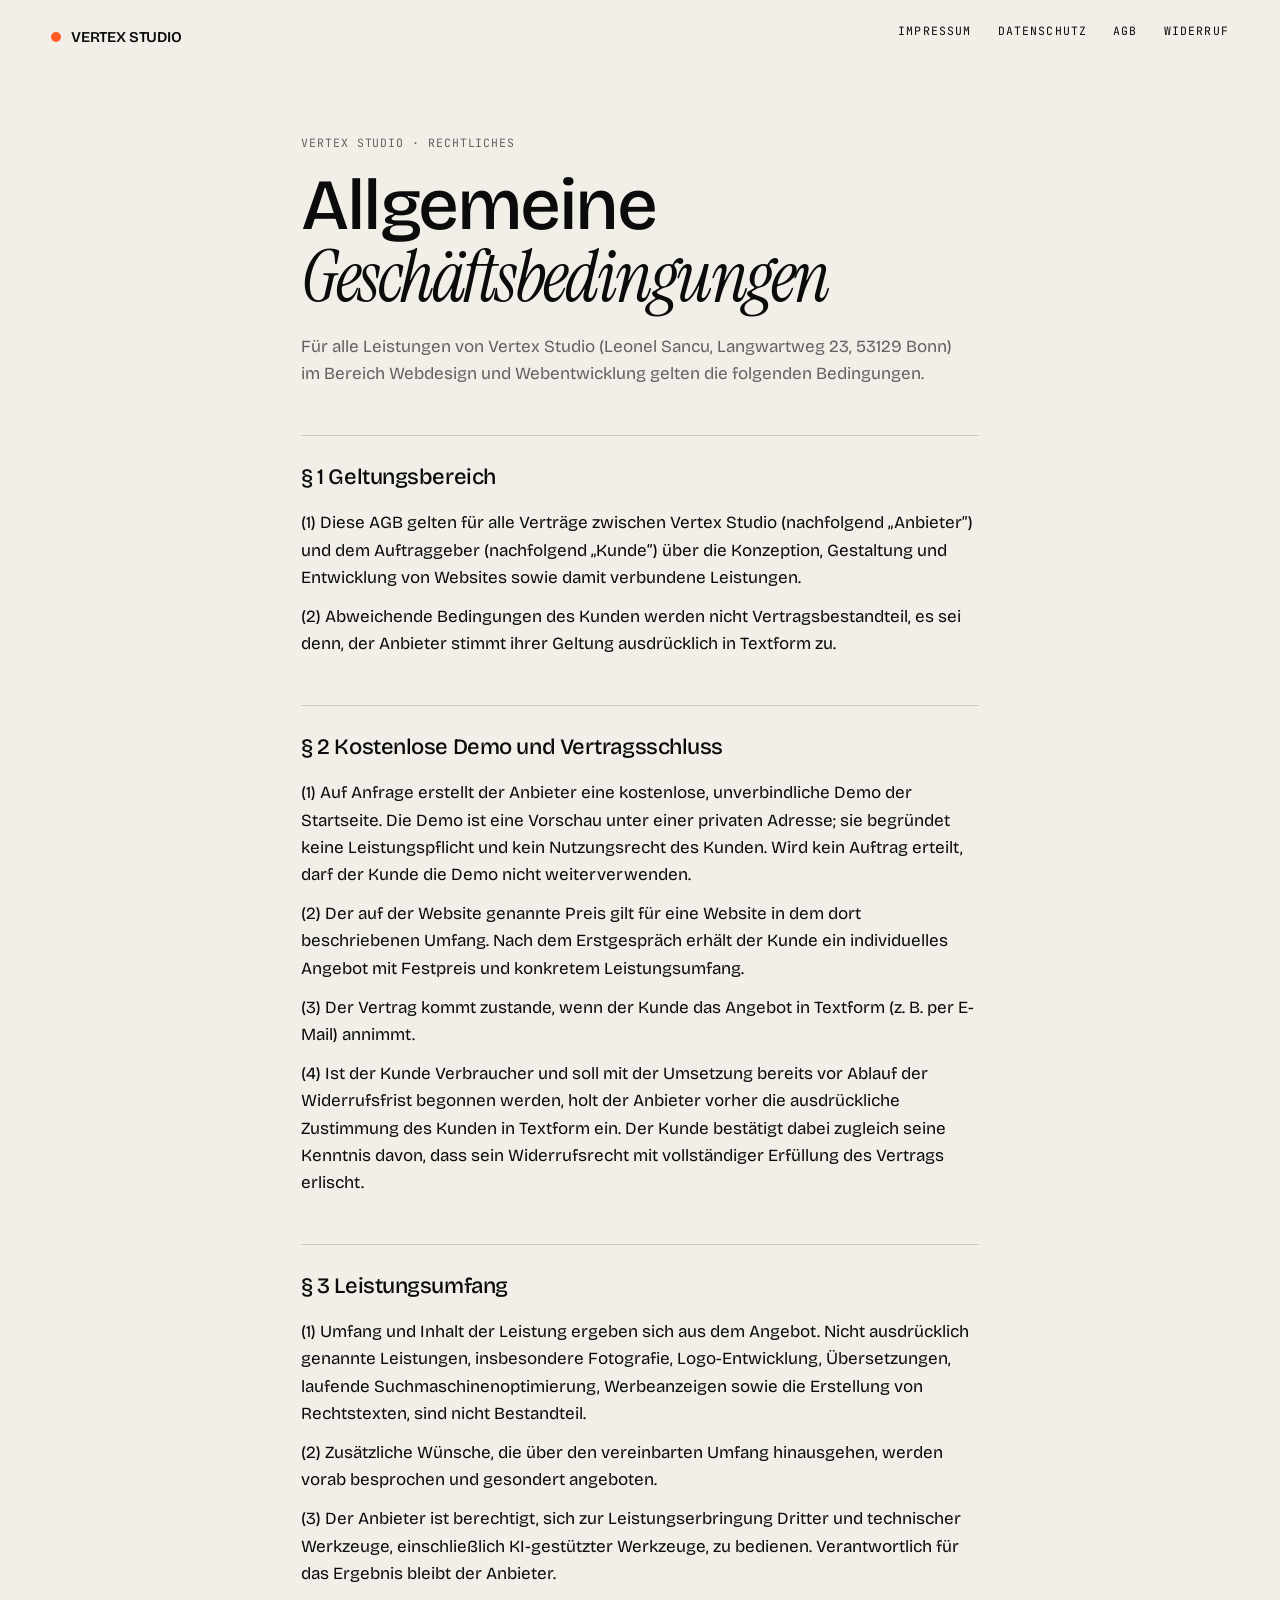
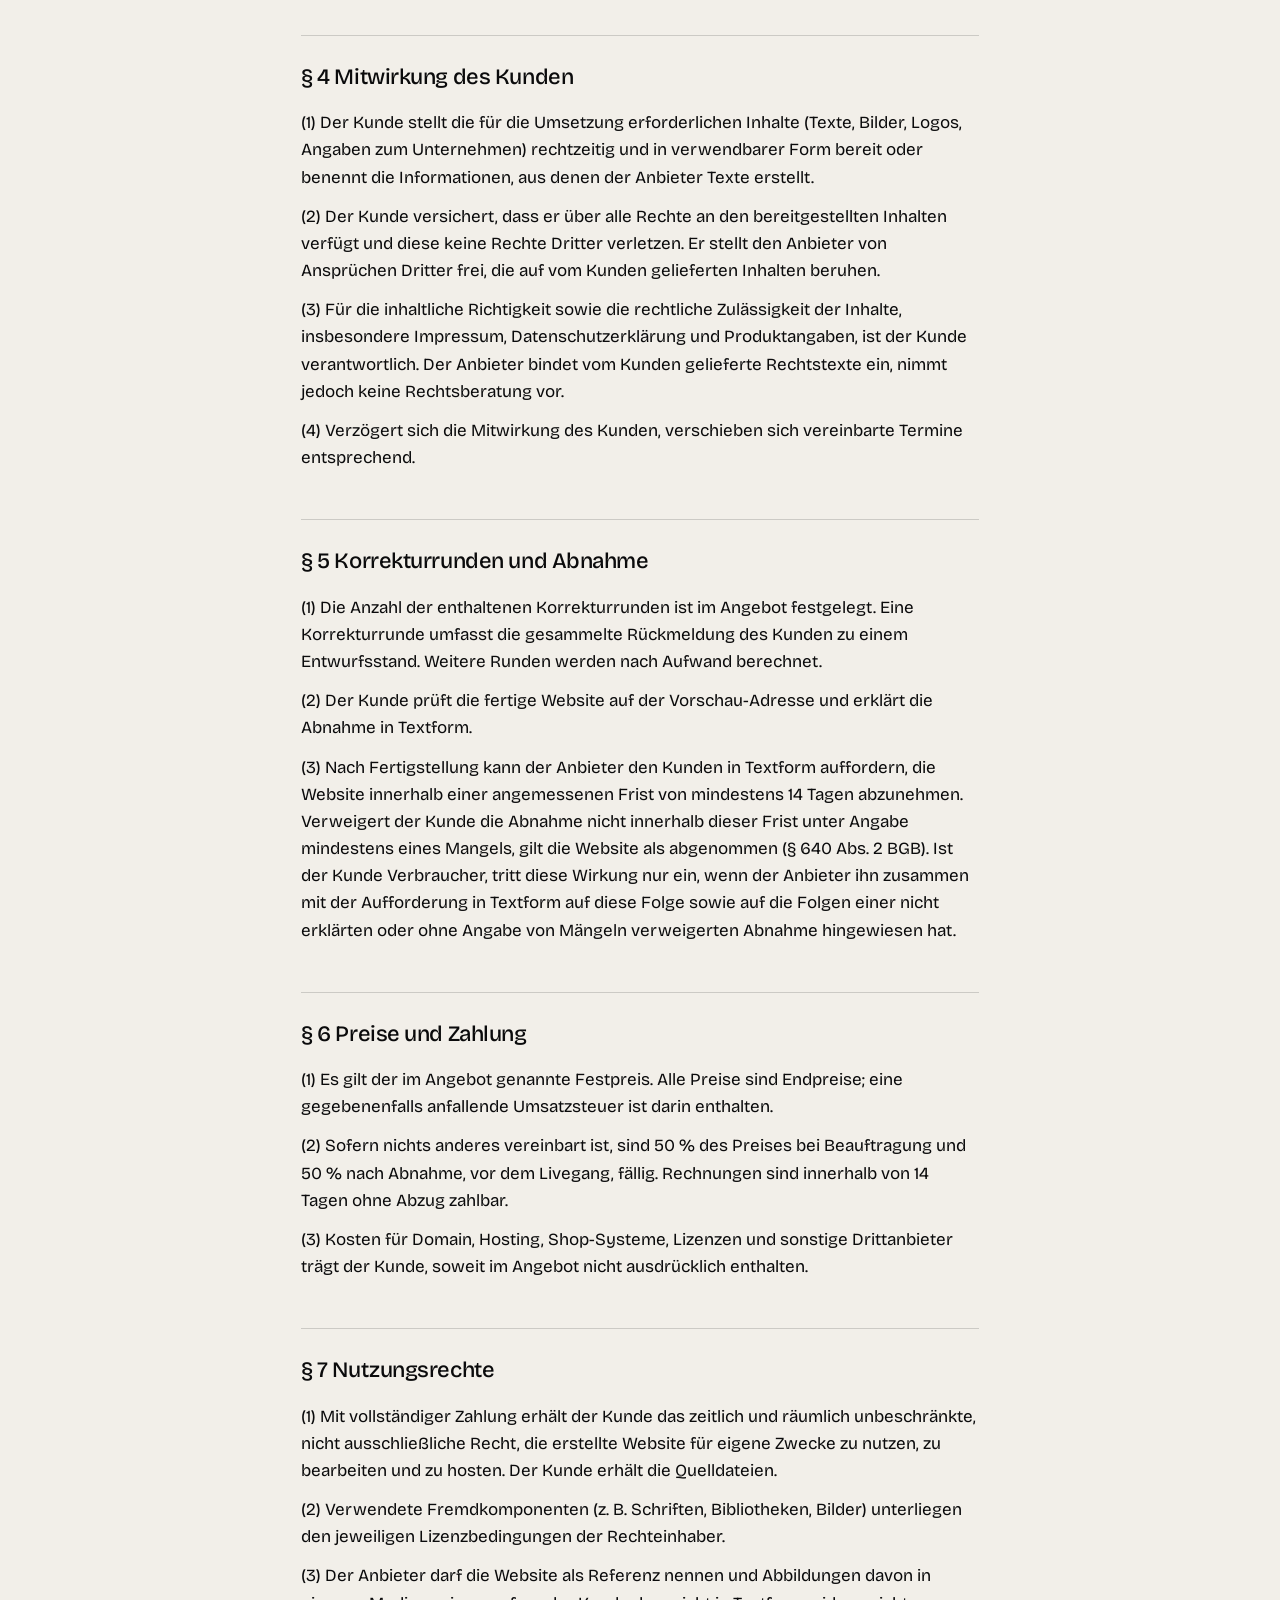
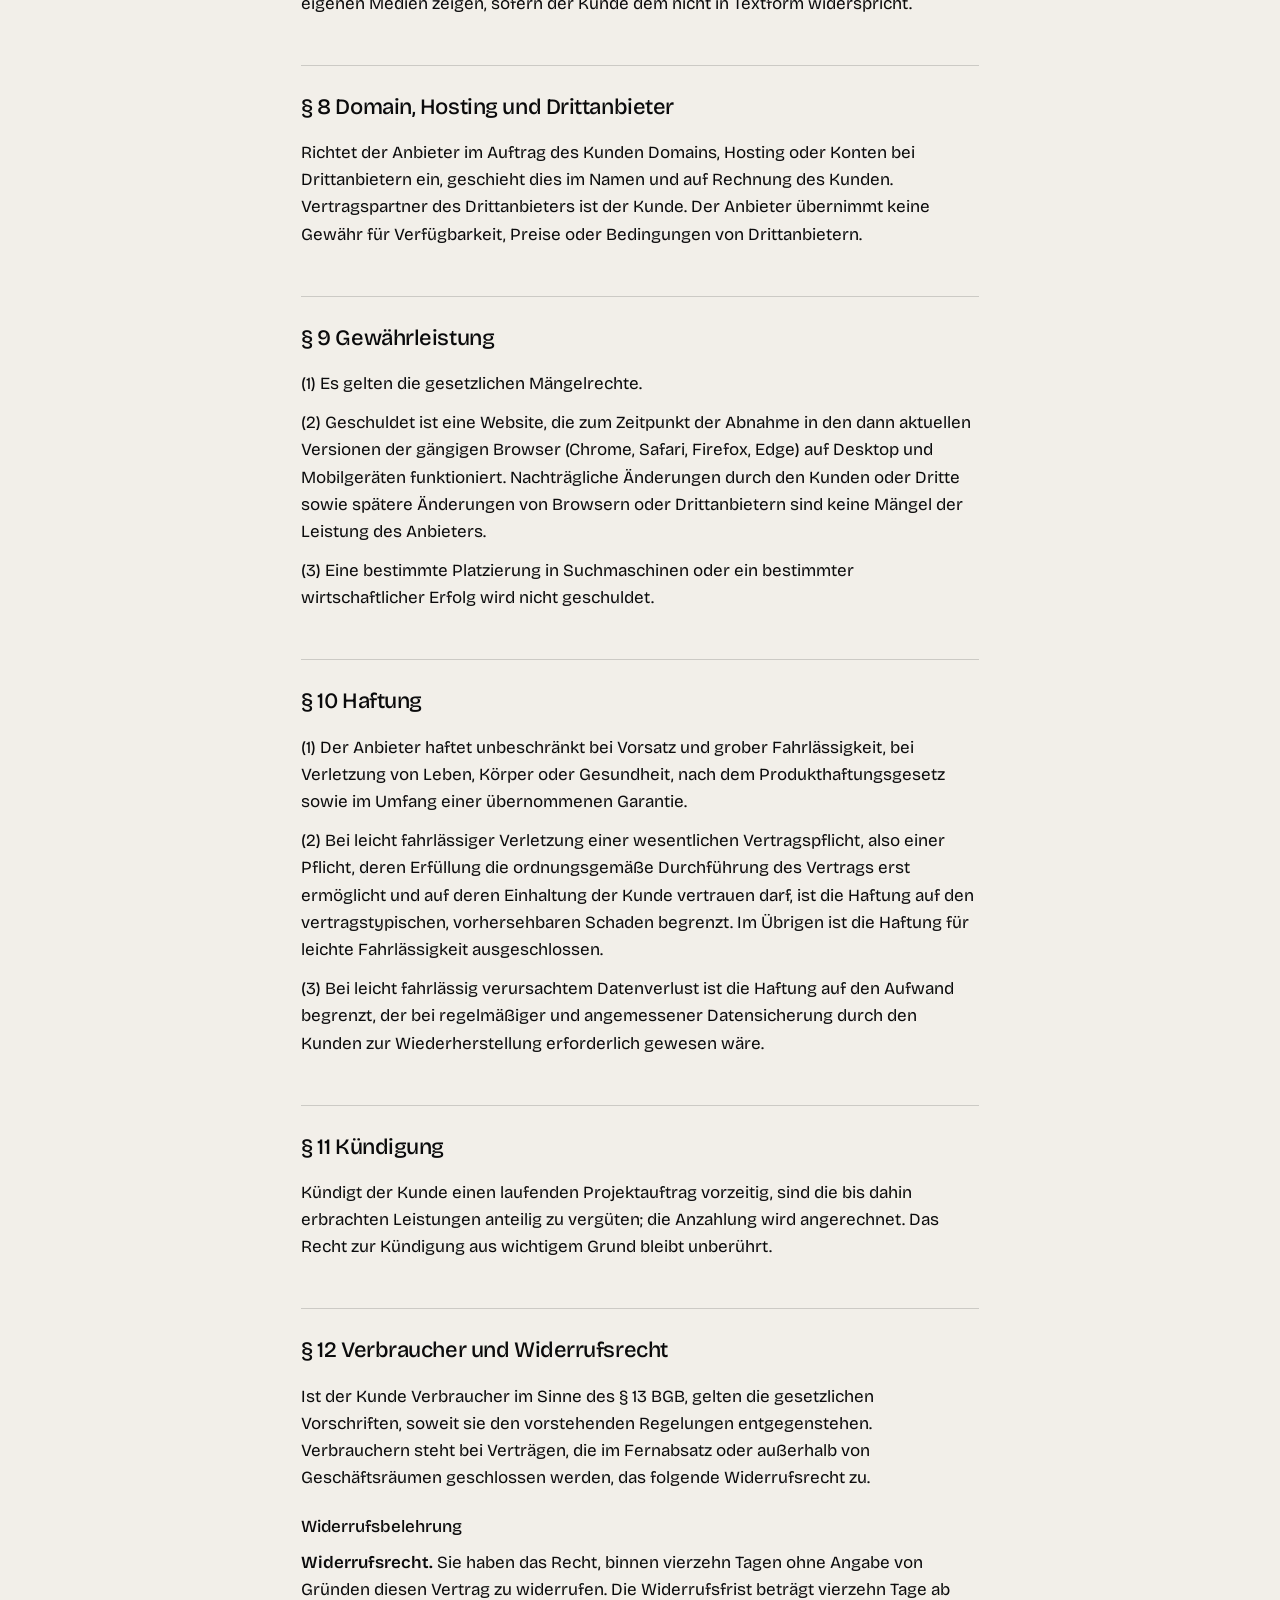
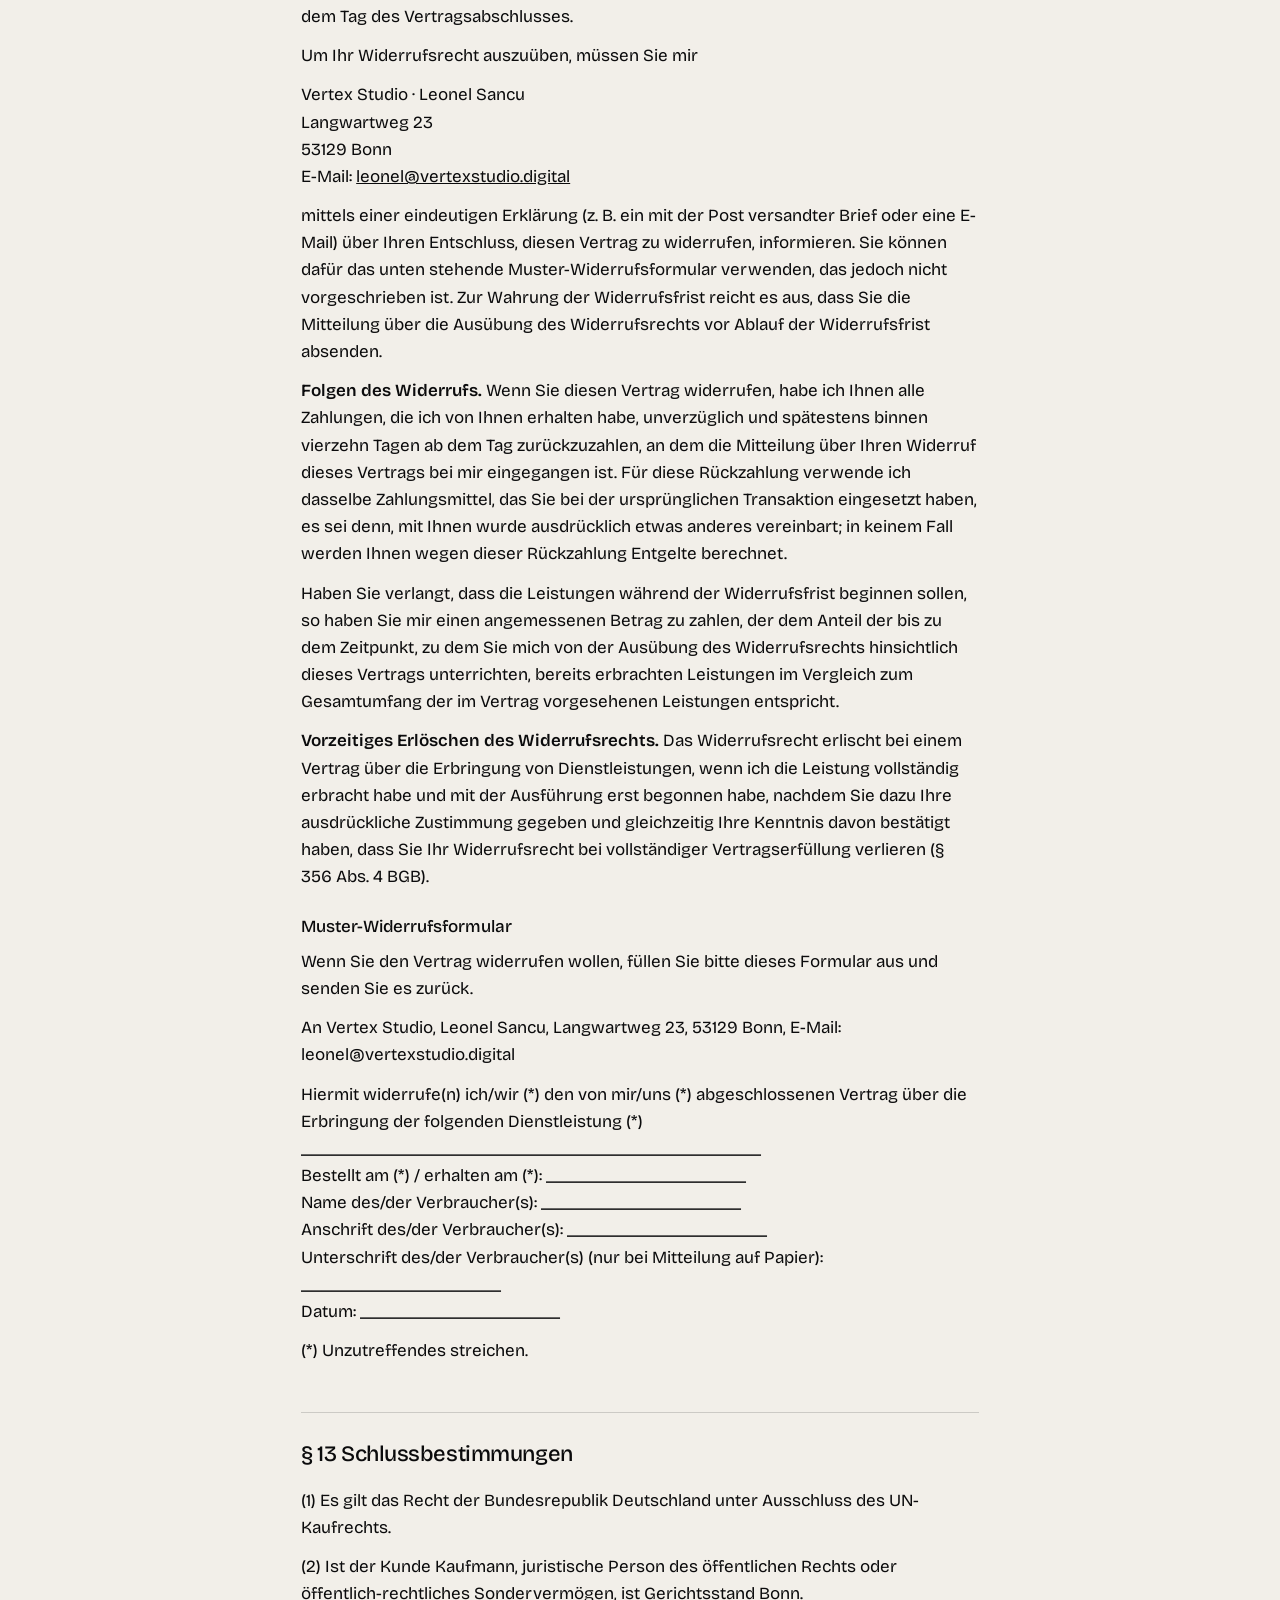
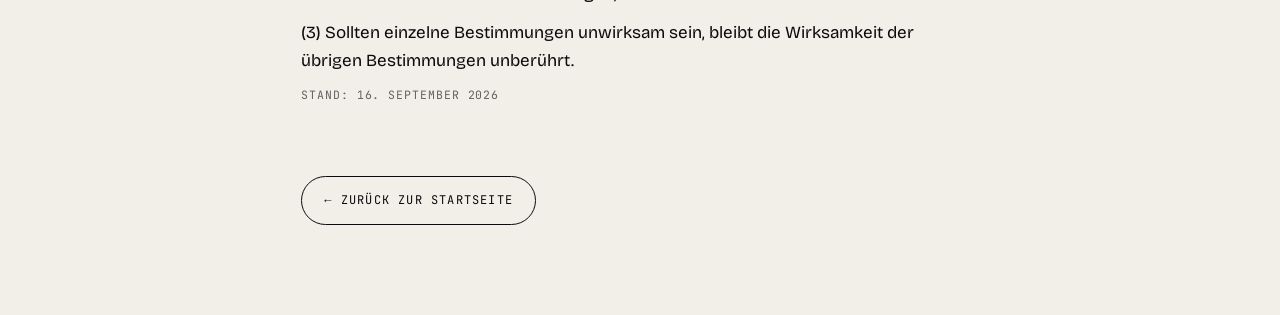
<file: agb.html>
<!DOCTYPE html>
<html lang="de">
<head>
<meta charset="utf-8">
<meta name="viewport" content="width=device-width, initial-scale=1">
<title>AGB — Vertex Studio</title>
<meta name="robots" content="noindex">
<link rel="icon" href="data:image/svg+xml,%3Csvg xmlns='http://www.w3.org/2000/svg' viewBox='0 0 32 32'%3E%3Crect width='32' height='32' fill='%230b0b0c'/%3E%3Cpath d='M6 8h5l5 12 5-12h5L18 26h-4z' fill='%23f2efe9'/%3E%3Ccircle cx='16' cy='26' r='2.2' fill='%23ff5a1f'/%3E%3C/svg%3E">
<link rel="stylesheet" href="fonts.css">
<style>
:root{--ink:#0b0b0c;--paper:#f2efe9;--accent:#ff5a1f;--line:rgba(11,11,12,.16);--mute:rgba(11,11,12,.62)}
*{box-sizing:border-box;margin:0;padding:0}
body{background:var(--paper);color:var(--ink);font-family:"Bricolage Grotesque",system-ui,sans-serif;line-height:1.6;font-size:17px;-webkit-font-smoothing:antialiased}
.nav{display:flex;justify-content:space-between;align-items:center;padding:22px clamp(20px,4vw,64px);font-family:"JetBrains Mono",monospace;font-size:11.5px;letter-spacing:.1em;text-transform:uppercase}
.nav a{color:inherit;text-decoration:none}
.logo{display:flex;align-items:center;gap:10px;font-family:"Bricolage Grotesque";font-weight:600;font-size:15px;letter-spacing:-.02em;text-transform:none}
.logo i{width:10px;height:10px;border-radius:50%;background:var(--accent)}
.nav ul{display:flex;gap:26px;list-style:none}
.wrap{max-width:780px;margin:0 auto;padding:60px clamp(20px,4vw,64px) 90px}
.mono{font-family:"JetBrains Mono",monospace;font-size:11.5px;letter-spacing:.08em;text-transform:uppercase;color:var(--mute)}
a{color:inherit}
h1{font-size:clamp(38px,6vw,72px);font-weight:500;letter-spacing:-.035em;line-height:1;margin:16px 0 20px}
h1 em{font-family:"Instrument Serif",serif;font-style:italic;font-weight:400}
.intro{color:var(--mute);margin-bottom:40px;max-width:60ch}
h2{font-size:22px;font-weight:500;letter-spacing:-.02em;margin:48px 0 14px;padding-top:24px;border-top:1px solid var(--line)}
h3{font-size:17px;font-weight:500;margin:22px 0 8px}
p,li{margin-bottom:12px;max-width:66ch}
ol,ul{padding-left:22px}
.back{display:inline-block;margin-top:60px;font-family:"JetBrains Mono",monospace;font-size:12px;letter-spacing:.1em;text-transform:uppercase;text-decoration:none;border:1px solid var(--ink);padding:14px 22px;border-radius:999px}
.back:hover{background:var(--ink);color:var(--paper)}
@media (max-width:640px){.nav ul{display:none}}
</style>
</head>
<body>
<header class="nav"><a class="logo" href="index.html"><i></i>VERTEX STUDIO</a><ul><li><a href="impressum.html">Impressum</a></li><li><a href="datenschutz.html">Datenschutz</a></li><li><a href="agb.html">AGB</a></li><li><a href="agb.html#widerruf">Widerruf</a></li></ul></header>
<div class="wrap">
  <p class="mono">Vertex Studio · Rechtliches</p>
  <h1>Allgemeine <em>Geschäftsbedingungen</em></h1>
  <p class="intro">Für alle Leistungen von Vertex Studio (Leonel Sancu, Langwartweg 23, 53129 Bonn) im Bereich Webdesign und Webentwicklung gelten die folgenden Bedingungen.</p>

  <h2>§ 1 Geltungsbereich</h2>
  <p>(1) Diese AGB gelten für alle Verträge zwischen Vertex Studio (nachfolgend „Anbieter“) und dem Auftraggeber (nachfolgend „Kunde“) über die Konzeption, Gestaltung und Entwicklung von Websites sowie damit verbundene Leistungen.</p>
  <p>(2) Abweichende Bedingungen des Kunden werden nicht Vertragsbestandteil, es sei denn, der Anbieter stimmt ihrer Geltung ausdrücklich in Textform zu.</p>

  <h2>§ 2 Kostenlose Demo und Vertragsschluss</h2>
  <p>(1) Auf Anfrage erstellt der Anbieter eine kostenlose, unverbindliche Demo der Startseite. Die Demo ist eine Vorschau unter einer privaten Adresse; sie begründet keine Leistungspflicht und kein Nutzungsrecht des Kunden. Wird kein Auftrag erteilt, darf der Kunde die Demo nicht weiterverwenden.</p>
  <p>(2) Der auf der Website genannte Preis gilt für eine Website in dem dort beschriebenen Umfang. Nach dem Erstgespräch erhält der Kunde ein individuelles Angebot mit Festpreis und konkretem Leistungsumfang.</p>
  <p>(3) Der Vertrag kommt zustande, wenn der Kunde das Angebot in Textform (z. B. per E-Mail) annimmt.</p>
  <p>(4) Ist der Kunde Verbraucher und soll mit der Umsetzung bereits vor Ablauf der Widerrufsfrist begonnen werden, holt der Anbieter vorher die ausdrückliche Zustimmung des Kunden in Textform ein. Der Kunde bestätigt dabei zugleich seine Kenntnis davon, dass sein Widerrufsrecht mit vollständiger Erfüllung des Vertrags erlischt.</p>

  <h2>§ 3 Leistungsumfang</h2>
  <p>(1) Umfang und Inhalt der Leistung ergeben sich aus dem Angebot. Nicht ausdrücklich genannte Leistungen, insbesondere Fotografie, Logo-Entwicklung, Übersetzungen, laufende Suchmaschinenoptimierung, Werbeanzeigen sowie die Erstellung von Rechtstexten, sind nicht Bestandteil.</p>
  <p>(2) Zusätzliche Wünsche, die über den vereinbarten Umfang hinausgehen, werden vorab besprochen und gesondert angeboten.</p>
  <p>(3) Der Anbieter ist berechtigt, sich zur Leistungserbringung Dritter und technischer Werkzeuge, einschließlich KI-gestützter Werkzeuge, zu bedienen. Verantwortlich für das Ergebnis bleibt der Anbieter.</p>

  <h2>§ 4 Mitwirkung des Kunden</h2>
  <p>(1) Der Kunde stellt die für die Umsetzung erforderlichen Inhalte (Texte, Bilder, Logos, Angaben zum Unternehmen) rechtzeitig und in verwendbarer Form bereit oder benennt die Informationen, aus denen der Anbieter Texte erstellt.</p>
  <p>(2) Der Kunde versichert, dass er über alle Rechte an den bereitgestellten Inhalten verfügt und diese keine Rechte Dritter verletzen. Er stellt den Anbieter von Ansprüchen Dritter frei, die auf vom Kunden gelieferten Inhalten beruhen.</p>
  <p>(3) Für die inhaltliche Richtigkeit sowie die rechtliche Zulässigkeit der Inhalte, insbesondere Impressum, Datenschutzerklärung und Produktangaben, ist der Kunde verantwortlich. Der Anbieter bindet vom Kunden gelieferte Rechtstexte ein, nimmt jedoch keine Rechtsberatung vor.</p>
  <p>(4) Verzögert sich die Mitwirkung des Kunden, verschieben sich vereinbarte Termine entsprechend.</p>

  <h2>§ 5 Korrekturrunden und Abnahme</h2>
  <p>(1) Die Anzahl der enthaltenen Korrekturrunden ist im Angebot festgelegt. Eine Korrekturrunde umfasst die gesammelte Rückmeldung des Kunden zu einem Entwurfsstand. Weitere Runden werden nach Aufwand berechnet.</p>
  <p>(2) Der Kunde prüft die fertige Website auf der Vorschau-Adresse und erklärt die Abnahme in Textform.</p>
  <p>(3) Nach Fertigstellung kann der Anbieter den Kunden in Textform auffordern, die Website innerhalb einer angemessenen Frist von mindestens 14 Tagen abzunehmen. Verweigert der Kunde die Abnahme nicht innerhalb dieser Frist unter Angabe mindestens eines Mangels, gilt die Website als abgenommen (§ 640 Abs. 2 BGB). Ist der Kunde Verbraucher, tritt diese Wirkung nur ein, wenn der Anbieter ihn zusammen mit der Aufforderung in Textform auf diese Folge sowie auf die Folgen einer nicht erklärten oder ohne Angabe von Mängeln verweigerten Abnahme hingewiesen hat.</p>

  <h2>§ 6 Preise und Zahlung</h2>
  <p>(1) Es gilt der im Angebot genannte Festpreis. Alle Preise sind Endpreise; eine gegebenenfalls anfallende Umsatzsteuer ist darin enthalten.</p>
  <p>(2) Sofern nichts anderes vereinbart ist, sind 50 % des Preises bei Beauftragung und 50 % nach Abnahme, vor dem Livegang, fällig. Rechnungen sind innerhalb von 14 Tagen ohne Abzug zahlbar.</p>
  <p>(3) Kosten für Domain, Hosting, Shop-Systeme, Lizenzen und sonstige Drittanbieter trägt der Kunde, soweit im Angebot nicht ausdrücklich enthalten.</p>

  <h2>§ 7 Nutzungsrechte</h2>
  <p>(1) Mit vollständiger Zahlung erhält der Kunde das zeitlich und räumlich unbeschränkte, nicht ausschließliche Recht, die erstellte Website für eigene Zwecke zu nutzen, zu bearbeiten und zu hosten. Der Kunde erhält die Quelldateien.</p>
  <p>(2) Verwendete Fremdkomponenten (z. B. Schriften, Bibliotheken, Bilder) unterliegen den jeweiligen Lizenzbedingungen der Rechteinhaber.</p>
  <p>(3) Der Anbieter darf die Website als Referenz nennen und Abbildungen davon in eigenen Medien zeigen, sofern der Kunde dem nicht in Textform widerspricht.</p>

  <h2>§ 8 Domain, Hosting und Drittanbieter</h2>
  <p>Richtet der Anbieter im Auftrag des Kunden Domains, Hosting oder Konten bei Drittanbietern ein, geschieht dies im Namen und auf Rechnung des Kunden. Vertragspartner des Drittanbieters ist der Kunde. Der Anbieter übernimmt keine Gewähr für Verfügbarkeit, Preise oder Bedingungen von Drittanbietern.</p>

  <h2>§ 9 Gewährleistung</h2>
  <p>(1) Es gelten die gesetzlichen Mängelrechte.</p>
  <p>(2) Geschuldet ist eine Website, die zum Zeitpunkt der Abnahme in den dann aktuellen Versionen der gängigen Browser (Chrome, Safari, Firefox, Edge) auf Desktop und Mobilgeräten funktioniert. Nachträgliche Änderungen durch den Kunden oder Dritte sowie spätere Änderungen von Browsern oder Drittanbietern sind keine Mängel der Leistung des Anbieters.</p>
  <p>(3) Eine bestimmte Platzierung in Suchmaschinen oder ein bestimmter wirtschaftlicher Erfolg wird nicht geschuldet.</p>

  <h2>§ 10 Haftung</h2>
  <p>(1) Der Anbieter haftet unbeschränkt bei Vorsatz und grober Fahrlässigkeit, bei Verletzung von Leben, Körper oder Gesundheit, nach dem Produkthaftungsgesetz sowie im Umfang einer übernommenen Garantie.</p>
  <p>(2) Bei leicht fahrlässiger Verletzung einer wesentlichen Vertragspflicht, also einer Pflicht, deren Erfüllung die ordnungsgemäße Durchführung des Vertrags erst ermöglicht und auf deren Einhaltung der Kunde vertrauen darf, ist die Haftung auf den vertragstypischen, vorhersehbaren Schaden begrenzt. Im Übrigen ist die Haftung für leichte Fahrlässigkeit ausgeschlossen.</p>
  <p>(3) Bei leicht fahrlässig verursachtem Datenverlust ist die Haftung auf den Aufwand begrenzt, der bei regelmäßiger und angemessener Datensicherung durch den Kunden zur Wiederherstellung erforderlich gewesen wäre.</p>

  <h2>§ 11 Kündigung</h2>
  <p>Kündigt der Kunde einen laufenden Projektauftrag vorzeitig, sind die bis dahin erbrachten Leistungen anteilig zu vergüten; die Anzahlung wird angerechnet. Das Recht zur Kündigung aus wichtigem Grund bleibt unberührt.</p>

  <h2 id="widerruf">§ 12 Verbraucher und Widerrufsrecht</h2>
  <p>Ist der Kunde Verbraucher im Sinne des § 13 BGB, gelten die gesetzlichen Vorschriften, soweit sie den vorstehenden Regelungen entgegenstehen. Verbrauchern steht bei Verträgen, die im Fernabsatz oder außerhalb von Geschäftsräumen geschlossen werden, das folgende Widerrufsrecht zu.</p>

  <h3>Widerrufsbelehrung</h3>
  <p><strong>Widerrufsrecht.</strong> Sie haben das Recht, binnen vierzehn Tagen ohne Angabe von Gründen diesen Vertrag zu widerrufen. Die Widerrufsfrist beträgt vierzehn Tage ab dem Tag des Vertragsabschlusses.</p>
  <p>Um Ihr Widerrufsrecht auszuüben, müssen Sie mir</p>
  <p>Vertex Studio · Leonel Sancu<br>Langwartweg 23<br>53129 Bonn<br>E-Mail: <a href="mailto:leonel@vertexstudio.digital">leonel@vertexstudio.digital</a></p>
  <p>mittels einer eindeutigen Erklärung (z. B. ein mit der Post versandter Brief oder eine E-Mail) über Ihren Entschluss, diesen Vertrag zu widerrufen, informieren. Sie können dafür das unten stehende Muster-Widerrufsformular verwenden, das jedoch nicht vorgeschrieben ist. Zur Wahrung der Widerrufsfrist reicht es aus, dass Sie die Mitteilung über die Ausübung des Widerrufsrechts vor Ablauf der Widerrufsfrist absenden.</p>
  <p><strong>Folgen des Widerrufs.</strong> Wenn Sie diesen Vertrag widerrufen, habe ich Ihnen alle Zahlungen, die ich von Ihnen erhalten habe, unverzüglich und spätestens binnen vierzehn Tagen ab dem Tag zurückzuzahlen, an dem die Mitteilung über Ihren Widerruf dieses Vertrags bei mir eingegangen ist. Für diese Rückzahlung verwende ich dasselbe Zahlungsmittel, das Sie bei der ursprünglichen Transaktion eingesetzt haben, es sei denn, mit Ihnen wurde ausdrücklich etwas anderes vereinbart; in keinem Fall werden Ihnen wegen dieser Rückzahlung Entgelte berechnet.</p>
  <p>Haben Sie verlangt, dass die Leistungen während der Widerrufsfrist beginnen sollen, so haben Sie mir einen angemessenen Betrag zu zahlen, der dem Anteil der bis zu dem Zeitpunkt, zu dem Sie mich von der Ausübung des Widerrufsrechts hinsichtlich dieses Vertrags unterrichten, bereits erbrachten Leistungen im Vergleich zum Gesamtumfang der im Vertrag vorgesehenen Leistungen entspricht.</p>
  <p><strong>Vorzeitiges Erlöschen des Widerrufsrechts.</strong> Das Widerrufsrecht erlischt bei einem Vertrag über die Erbringung von Dienstleistungen, wenn ich die Leistung vollständig erbracht habe und mit der Ausführung erst begonnen habe, nachdem Sie dazu Ihre ausdrückliche Zustimmung gegeben und gleichzeitig Ihre Kenntnis davon bestätigt haben, dass Sie Ihr Widerrufsrecht bei vollständiger Vertragserfüllung verlieren (§ 356 Abs. 4 BGB).</p>

  <h3>Muster-Widerrufsformular</h3>
  <p>Wenn Sie den Vertrag widerrufen wollen, füllen Sie bitte dieses Formular aus und senden Sie es zurück.</p>
  <p>An Vertex Studio, Leonel Sancu, Langwartweg 23, 53129 Bonn, E-Mail: leonel@vertexstudio.digital</p>
  <p>Hiermit widerrufe(n) ich/wir (*) den von mir/uns (*) abgeschlossenen Vertrag über die Erbringung der folgenden Dienstleistung (*)<br>
  ______________________________________________<br>
  Bestellt am (*) / erhalten am (*): ____________________<br>
  Name des/der Verbraucher(s): ____________________<br>
  Anschrift des/der Verbraucher(s): ____________________<br>
  Unterschrift des/der Verbraucher(s) (nur bei Mitteilung auf Papier): ____________________<br>
  Datum: ____________________</p>
  <p>(*) Unzutreffendes streichen.</p>

  <h2>§ 13 Schlussbestimmungen</h2>
  <p>(1) Es gilt das Recht der Bundesrepublik Deutschland unter Ausschluss des UN-Kaufrechts.</p>
  <p>(2) Ist der Kunde Kaufmann, juristische Person des öffentlichen Rechts oder öffentlich-rechtliches Sondervermögen, ist Gerichtsstand Bonn.</p>
  <p>(3) Sollten einzelne Bestimmungen unwirksam sein, bleibt die Wirksamkeit der übrigen Bestimmungen unberührt.</p>
  <p class="mono">Stand: 16. September 2026</p>

  <a class="back" href="index.html">← Zurück zur Startseite</a>
</div>
</body>
</html>
</file>
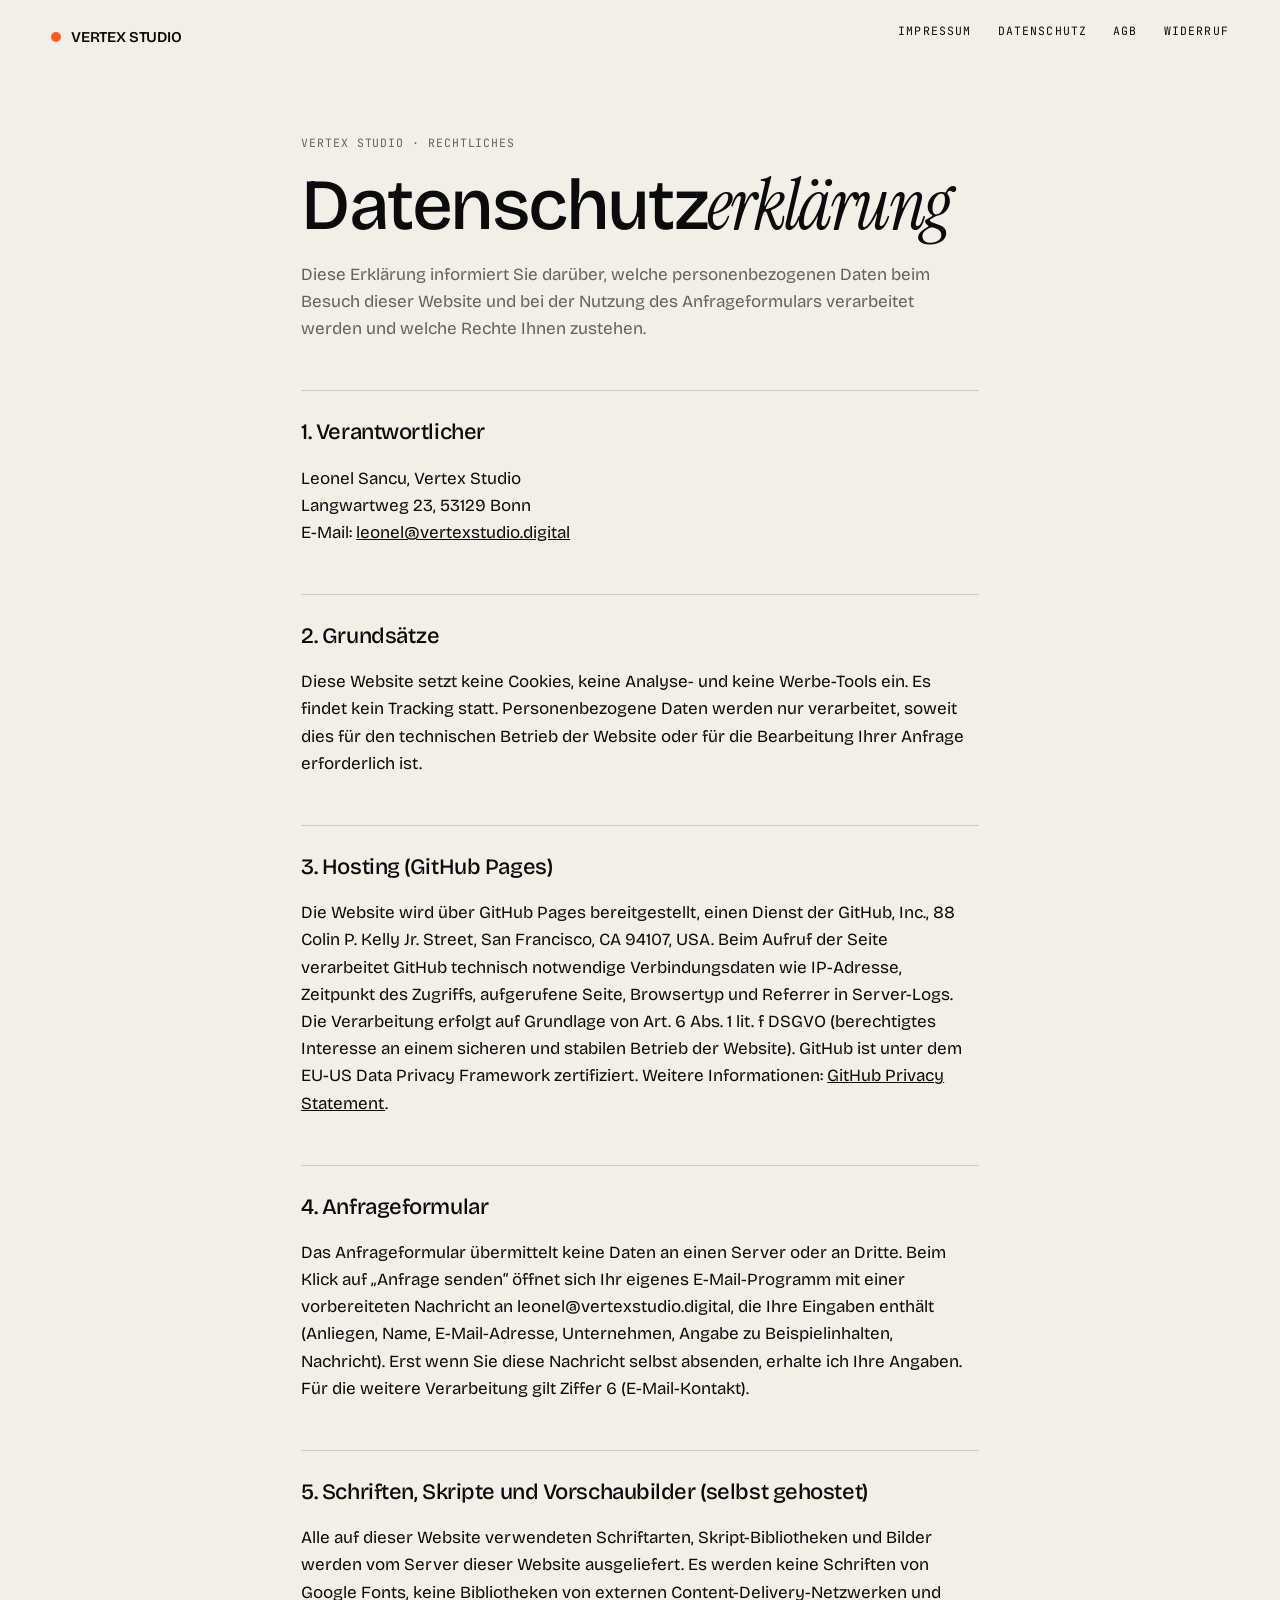
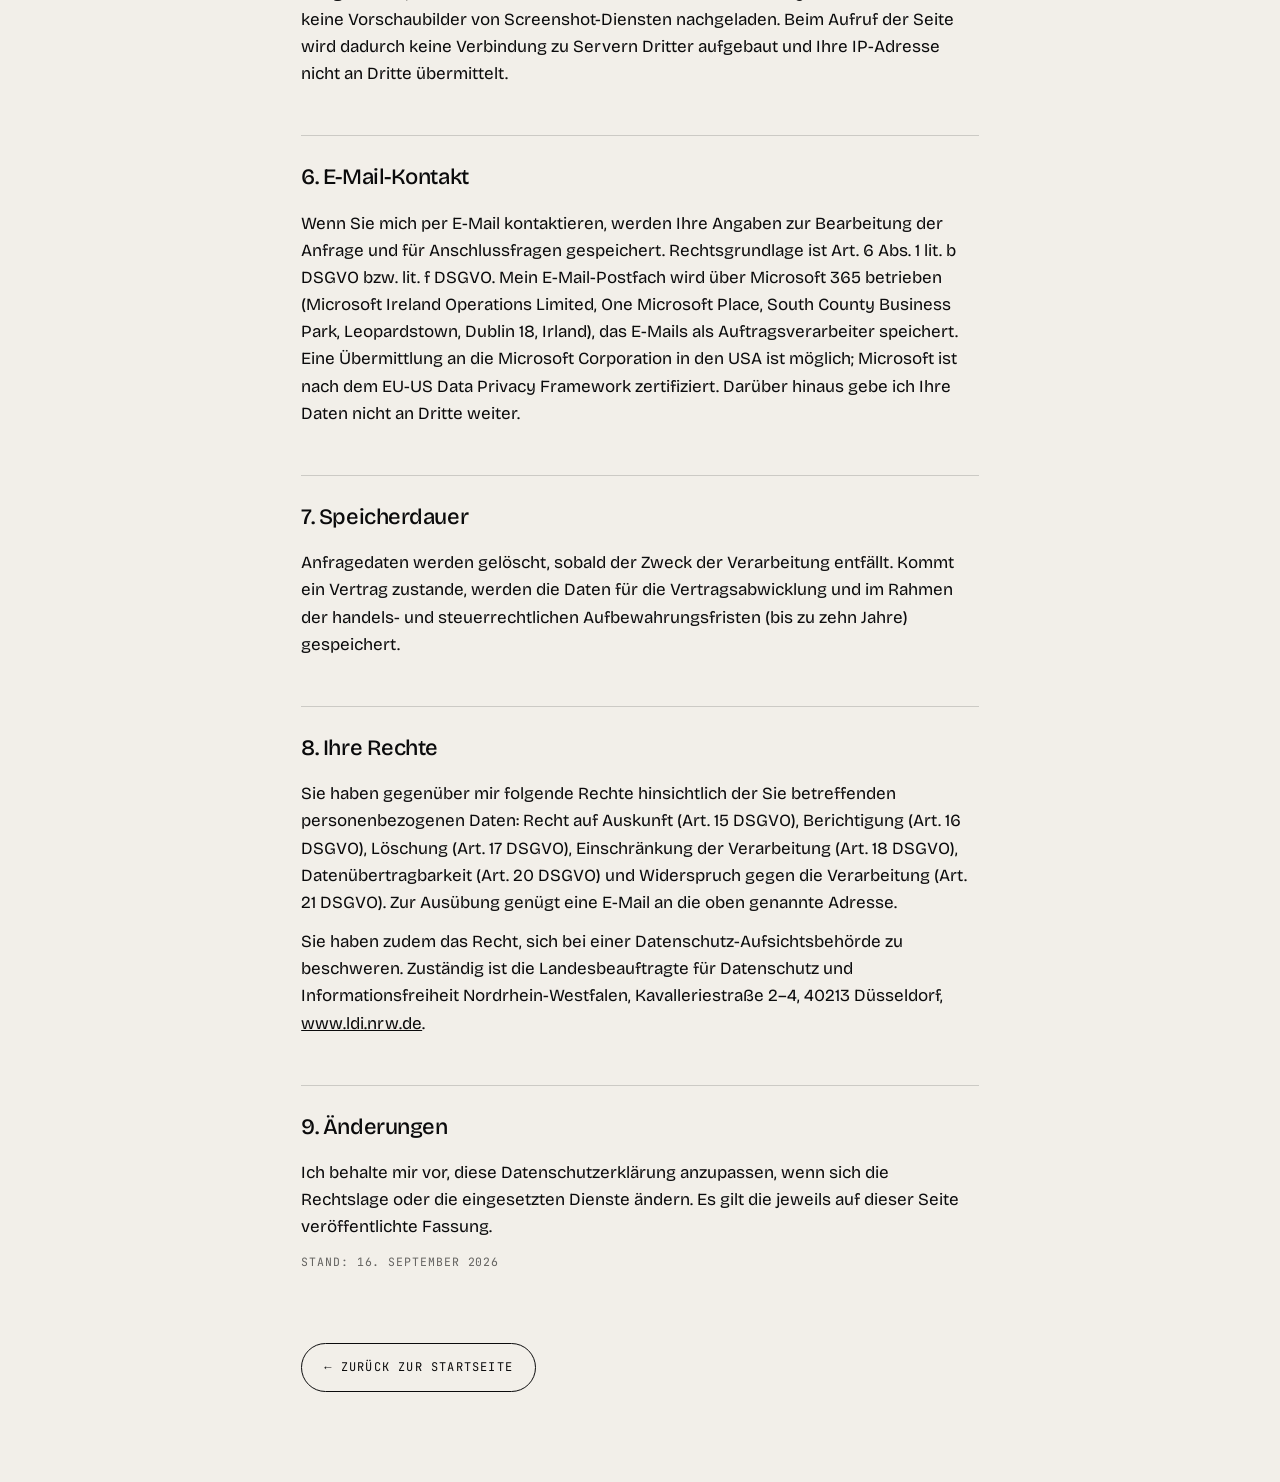
<file: datenschutz.html>
<!DOCTYPE html>
<html lang="de">
<head>
<meta charset="utf-8">
<meta name="viewport" content="width=device-width, initial-scale=1">
<title>Datenschutzerklärung — Vertex Studio</title>
<meta name="robots" content="noindex">
<link rel="icon" href="data:image/svg+xml,%3Csvg xmlns='http://www.w3.org/2000/svg' viewBox='0 0 32 32'%3E%3Crect width='32' height='32' fill='%230b0b0c'/%3E%3Cpath d='M6 8h5l5 12 5-12h5L18 26h-4z' fill='%23f2efe9'/%3E%3Ccircle cx='16' cy='26' r='2.2' fill='%23ff5a1f'/%3E%3C/svg%3E">
<link rel="stylesheet" href="fonts.css">
<style>
:root{--ink:#0b0b0c;--paper:#f2efe9;--accent:#ff5a1f;--line:rgba(11,11,12,.16);--mute:rgba(11,11,12,.62)}
*{box-sizing:border-box;margin:0;padding:0}
body{background:var(--paper);color:var(--ink);font-family:"Bricolage Grotesque",system-ui,sans-serif;line-height:1.6;font-size:17px;-webkit-font-smoothing:antialiased}
.nav{display:flex;justify-content:space-between;align-items:center;padding:22px clamp(20px,4vw,64px);font-family:"JetBrains Mono",monospace;font-size:11.5px;letter-spacing:.1em;text-transform:uppercase}
.nav a{color:inherit;text-decoration:none}
.logo{display:flex;align-items:center;gap:10px;font-family:"Bricolage Grotesque";font-weight:600;font-size:15px;letter-spacing:-.02em;text-transform:none}
.logo i{width:10px;height:10px;border-radius:50%;background:var(--accent)}
.nav ul{display:flex;gap:26px;list-style:none}
.wrap{max-width:780px;margin:0 auto;padding:60px clamp(20px,4vw,64px) 90px}
.mono{font-family:"JetBrains Mono",monospace;font-size:11.5px;letter-spacing:.08em;text-transform:uppercase;color:var(--mute)}
a{color:inherit}
h1{font-size:clamp(38px,6vw,72px);font-weight:500;letter-spacing:-.035em;line-height:1;margin:16px 0 20px}
h1 em{font-family:"Instrument Serif",serif;font-style:italic;font-weight:400}
.intro{color:var(--mute);margin-bottom:40px;max-width:60ch}
h2{font-size:22px;font-weight:500;letter-spacing:-.02em;margin:48px 0 14px;padding-top:24px;border-top:1px solid var(--line)}
h3{font-size:17px;font-weight:500;margin:22px 0 8px}
p,li{margin-bottom:12px;max-width:66ch}
ol,ul{padding-left:22px}
.back{display:inline-block;margin-top:60px;font-family:"JetBrains Mono",monospace;font-size:12px;letter-spacing:.1em;text-transform:uppercase;text-decoration:none;border:1px solid var(--ink);padding:14px 22px;border-radius:999px}
.back:hover{background:var(--ink);color:var(--paper)}
@media (max-width:640px){.nav ul{display:none}}
</style>
</head>
<body>
<header class="nav"><a class="logo" href="index.html"><i></i>VERTEX STUDIO</a><ul><li><a href="impressum.html">Impressum</a></li><li><a href="datenschutz.html">Datenschutz</a></li><li><a href="agb.html">AGB</a></li><li><a href="agb.html#widerruf">Widerruf</a></li></ul></header>
<div class="wrap">
  <p class="mono">Vertex Studio · Rechtliches</p>
  <h1>Datenschutz<em>erklärung</em></h1>
  <p class="intro">Diese Erklärung informiert Sie darüber, welche personenbezogenen Daten beim Besuch dieser Website und bei der Nutzung des Anfrageformulars verarbeitet werden und welche Rechte Ihnen zustehen.</p>

  <h2>1. Verantwortlicher</h2>
  <p>Leonel Sancu, Vertex Studio<br>Langwartweg 23, 53129 Bonn<br>E-Mail: <a href="mailto:leonel@vertexstudio.digital">leonel@vertexstudio.digital</a></p>

  <h2>2. Grundsätze</h2>
  <p>Diese Website setzt keine Cookies, keine Analyse- und keine Werbe-Tools ein. Es findet kein Tracking statt. Personenbezogene Daten werden nur verarbeitet, soweit dies für den technischen Betrieb der Website oder für die Bearbeitung Ihrer Anfrage erforderlich ist.</p>

  <h2>3. Hosting (GitHub Pages)</h2>
  <p>Die Website wird über GitHub Pages bereitgestellt, einen Dienst der GitHub, Inc., 88 Colin P. Kelly Jr. Street, San Francisco, CA 94107, USA. Beim Aufruf der Seite verarbeitet GitHub technisch notwendige Verbindungsdaten wie IP-Adresse, Zeitpunkt des Zugriffs, aufgerufene Seite, Browsertyp und Referrer in Server-Logs. Die Verarbeitung erfolgt auf Grundlage von Art. 6 Abs. 1 lit. f DSGVO (berechtigtes Interesse an einem sicheren und stabilen Betrieb der Website). GitHub ist unter dem EU-US Data Privacy Framework zertifiziert. Weitere Informationen: <a href="https://docs.github.com/de/site-policy/privacy-policies/github-general-privacy-statement" target="_blank" rel="noopener">GitHub Privacy Statement</a>.</p>

  <h2>4. Anfrageformular</h2>
  <p>Das Anfrageformular übermittelt keine Daten an einen Server oder an Dritte. Beim Klick auf „Anfrage senden“ öffnet sich Ihr eigenes E-Mail-Programm mit einer vorbereiteten Nachricht an leonel@vertexstudio.digital, die Ihre Eingaben enthält (Anliegen, Name, E-Mail-Adresse, Unternehmen, Angabe zu Beispielinhalten, Nachricht). Erst wenn Sie diese Nachricht selbst absenden, erhalte ich Ihre Angaben. Für die weitere Verarbeitung gilt Ziffer 6 (E-Mail-Kontakt).</p>

  <h2>5. Schriften, Skripte und Vorschaubilder (selbst gehostet)</h2>
  <p>Alle auf dieser Website verwendeten Schriftarten, Skript-Bibliotheken und Bilder werden vom Server dieser Website ausgeliefert. Es werden keine Schriften von Google Fonts, keine Bibliotheken von externen Content-Delivery-Netzwerken und keine Vorschaubilder von Screenshot-Diensten nachgeladen. Beim Aufruf der Seite wird dadurch keine Verbindung zu Servern Dritter aufgebaut und Ihre IP-Adresse nicht an Dritte übermittelt.</p>

  <h2>6. E-Mail-Kontakt</h2>
  <p>Wenn Sie mich per E-Mail kontaktieren, werden Ihre Angaben zur Bearbeitung der Anfrage und für Anschlussfragen gespeichert. Rechtsgrundlage ist Art. 6 Abs. 1 lit. b DSGVO bzw. lit. f DSGVO. Mein E-Mail-Postfach wird über Microsoft 365 betrieben (Microsoft Ireland Operations Limited, One Microsoft Place, South County Business Park, Leopardstown, Dublin 18, Irland), das E-Mails als Auftragsverarbeiter speichert. Eine Übermittlung an die Microsoft Corporation in den USA ist möglich; Microsoft ist nach dem EU-US Data Privacy Framework zertifiziert. Darüber hinaus gebe ich Ihre Daten nicht an Dritte weiter.</p>

  <h2>7. Speicherdauer</h2>
  <p>Anfragedaten werden gelöscht, sobald der Zweck der Verarbeitung entfällt. Kommt ein Vertrag zustande, werden die Daten für die Vertragsabwicklung und im Rahmen der handels- und steuerrechtlichen Aufbewahrungsfristen (bis zu zehn Jahre) gespeichert.</p>

  <h2>8. Ihre Rechte</h2>
  <p>Sie haben gegenüber mir folgende Rechte hinsichtlich der Sie betreffenden personenbezogenen Daten: Recht auf Auskunft (Art. 15 DSGVO), Berichtigung (Art. 16 DSGVO), Löschung (Art. 17 DSGVO), Einschränkung der Verarbeitung (Art. 18 DSGVO), Datenübertragbarkeit (Art. 20 DSGVO) und Widerspruch gegen die Verarbeitung (Art. 21 DSGVO). Zur Ausübung genügt eine E-Mail an die oben genannte Adresse.</p>
  <p>Sie haben zudem das Recht, sich bei einer Datenschutz-Aufsichtsbehörde zu beschweren. Zuständig ist die Landesbeauftragte für Datenschutz und Informationsfreiheit Nordrhein-Westfalen, Kavalleriestraße 2–4, 40213 Düsseldorf, <a href="https://www.ldi.nrw.de" target="_blank" rel="noopener">www.ldi.nrw.de</a>.</p>

  <h2>9. Änderungen</h2>
  <p>Ich behalte mir vor, diese Datenschutzerklärung anzupassen, wenn sich die Rechtslage oder die eingesetzten Dienste ändern. Es gilt die jeweils auf dieser Seite veröffentlichte Fassung.</p>
  <p class="mono">Stand: 16. September 2026</p>

  <a class="back" href="index.html">← Zurück zur Startseite</a>
</div>
</body>
</html>
</file>
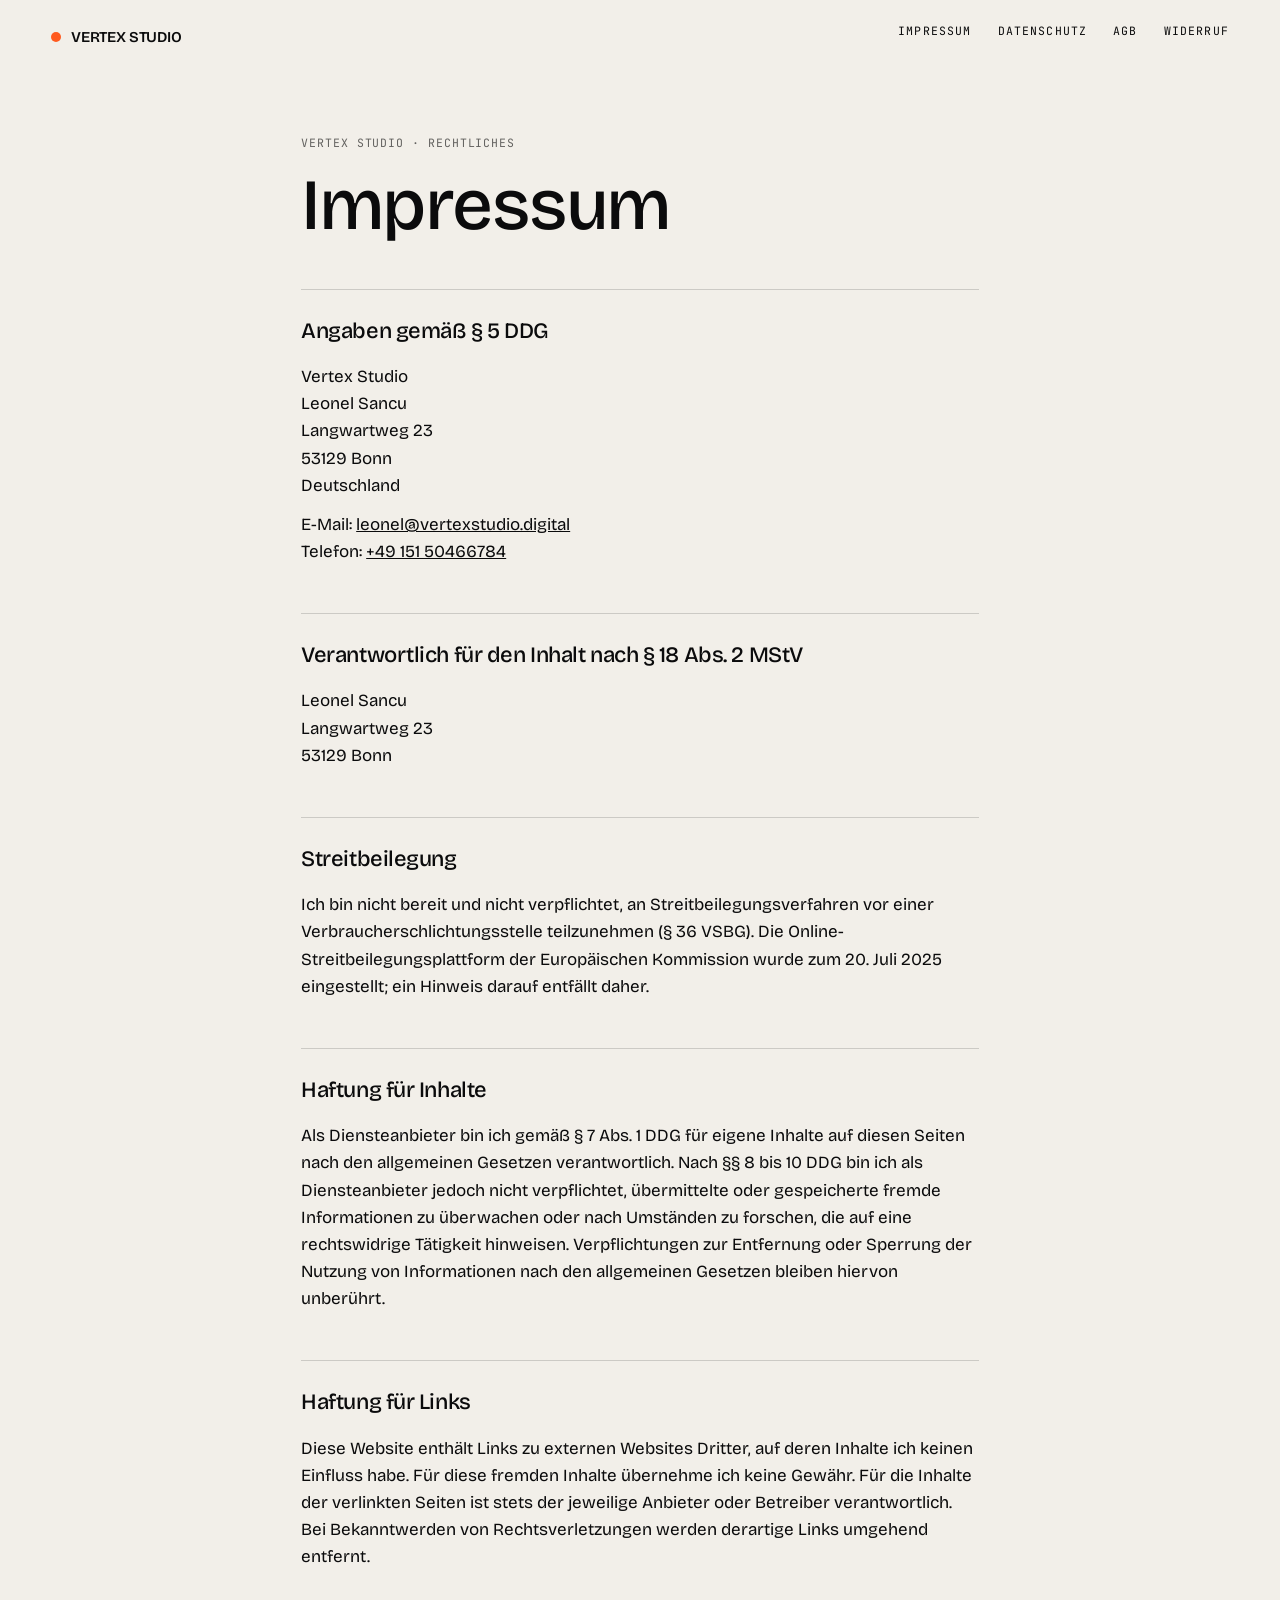
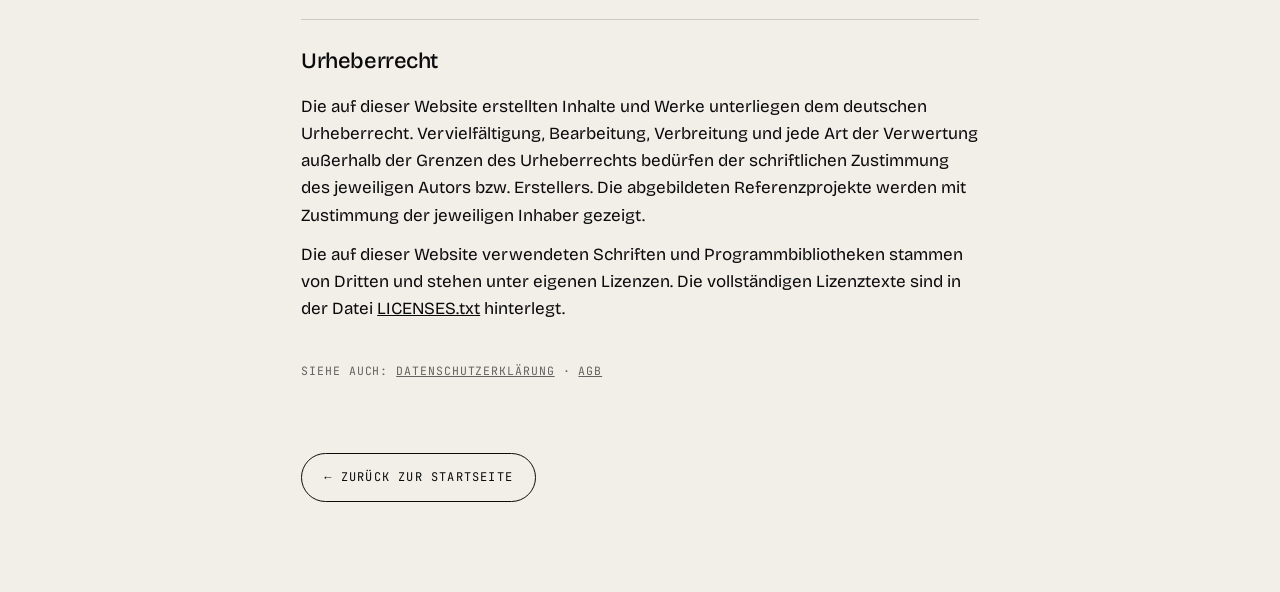
<file: impressum.html>
<!DOCTYPE html>
<html lang="de">
<head>
<meta charset="utf-8">
<meta name="viewport" content="width=device-width, initial-scale=1">
<title>Impressum — Vertex Studio</title>
<meta name="robots" content="noindex">
<link rel="icon" href="data:image/svg+xml,%3Csvg xmlns='http://www.w3.org/2000/svg' viewBox='0 0 32 32'%3E%3Crect width='32' height='32' fill='%230b0b0c'/%3E%3Cpath d='M6 8h5l5 12 5-12h5L18 26h-4z' fill='%23f2efe9'/%3E%3Ccircle cx='16' cy='26' r='2.2' fill='%23ff5a1f'/%3E%3C/svg%3E">
<link rel="stylesheet" href="fonts.css">
<style>
:root{--ink:#0b0b0c;--paper:#f2efe9;--accent:#ff5a1f;--line:rgba(11,11,12,.16);--mute:rgba(11,11,12,.62)}
*{box-sizing:border-box;margin:0;padding:0}
body{background:var(--paper);color:var(--ink);font-family:"Bricolage Grotesque",system-ui,sans-serif;line-height:1.6;font-size:17px;-webkit-font-smoothing:antialiased}
.nav{display:flex;justify-content:space-between;align-items:center;padding:22px clamp(20px,4vw,64px);font-family:"JetBrains Mono",monospace;font-size:11.5px;letter-spacing:.1em;text-transform:uppercase}
.nav a{color:inherit;text-decoration:none}
.logo{display:flex;align-items:center;gap:10px;font-family:"Bricolage Grotesque";font-weight:600;font-size:15px;letter-spacing:-.02em;text-transform:none}
.logo i{width:10px;height:10px;border-radius:50%;background:var(--accent)}
.nav ul{display:flex;gap:26px;list-style:none}
.wrap{max-width:780px;margin:0 auto;padding:60px clamp(20px,4vw,64px) 90px}
.mono{font-family:"JetBrains Mono",monospace;font-size:11.5px;letter-spacing:.08em;text-transform:uppercase;color:var(--mute)}
a{color:inherit}
h1{font-size:clamp(38px,6vw,72px);font-weight:500;letter-spacing:-.035em;line-height:1;margin:16px 0 20px}
h1 em{font-family:"Instrument Serif",serif;font-style:italic;font-weight:400}
.intro{color:var(--mute);margin-bottom:40px;max-width:60ch}
h2{font-size:22px;font-weight:500;letter-spacing:-.02em;margin:48px 0 14px;padding-top:24px;border-top:1px solid var(--line)}
h3{font-size:17px;font-weight:500;margin:22px 0 8px}
p,li{margin-bottom:12px;max-width:66ch}
ol,ul{padding-left:22px}
.back{display:inline-block;margin-top:60px;font-family:"JetBrains Mono",monospace;font-size:12px;letter-spacing:.1em;text-transform:uppercase;text-decoration:none;border:1px solid var(--ink);padding:14px 22px;border-radius:999px}
.back:hover{background:var(--ink);color:var(--paper)}
@media (max-width:640px){.nav ul{display:none}}
</style>
</head>
<body>
<header class="nav"><a class="logo" href="index.html"><i></i>VERTEX STUDIO</a><ul><li><a href="impressum.html">Impressum</a></li><li><a href="datenschutz.html">Datenschutz</a></li><li><a href="agb.html">AGB</a></li><li><a href="agb.html#widerruf">Widerruf</a></li></ul></header>
<div class="wrap">
  <p class="mono">Vertex Studio · Rechtliches</p>
  <h1>Impressum</h1>

  <h2>Angaben gemäß § 5 DDG</h2>
  <p>Vertex Studio<br>Leonel Sancu<br>Langwartweg 23<br>53129 Bonn<br>Deutschland</p>
  <p>E-Mail: <a href="mailto:leonel@vertexstudio.digital">leonel@vertexstudio.digital</a><br>Telefon: <a href="tel:+4915150466784">+49 151 50466784</a></p>

  <h2>Verantwortlich für den Inhalt nach § 18 Abs. 2 MStV</h2>
  <p>Leonel Sancu<br>Langwartweg 23<br>53129 Bonn</p>

  <h2>Streitbeilegung</h2>
  <p>Ich bin nicht bereit und nicht verpflichtet, an Streitbeilegungsverfahren vor einer Verbraucherschlichtungsstelle teilzunehmen (§ 36 VSBG). Die Online-Streitbeilegungsplattform der Europäischen Kommission wurde zum 20. Juli 2025 eingestellt; ein Hinweis darauf entfällt daher.</p>

  <h2>Haftung für Inhalte</h2>
  <p>Als Diensteanbieter bin ich gemäß § 7 Abs. 1 DDG für eigene Inhalte auf diesen Seiten nach den allgemeinen Gesetzen verantwortlich. Nach §§ 8 bis 10 DDG bin ich als Diensteanbieter jedoch nicht verpflichtet, übermittelte oder gespeicherte fremde Informationen zu überwachen oder nach Umständen zu forschen, die auf eine rechtswidrige Tätigkeit hinweisen. Verpflichtungen zur Entfernung oder Sperrung der Nutzung von Informationen nach den allgemeinen Gesetzen bleiben hiervon unberührt.</p>

  <h2>Haftung für Links</h2>
  <p>Diese Website enthält Links zu externen Websites Dritter, auf deren Inhalte ich keinen Einfluss habe. Für diese fremden Inhalte übernehme ich keine Gewähr. Für die Inhalte der verlinkten Seiten ist stets der jeweilige Anbieter oder Betreiber verantwortlich. Bei Bekanntwerden von Rechtsverletzungen werden derartige Links umgehend entfernt.</p>

  <h2>Urheberrecht</h2>
  <p>Die auf dieser Website erstellten Inhalte und Werke unterliegen dem deutschen Urheberrecht. Vervielfältigung, Bearbeitung, Verbreitung und jede Art der Verwertung außerhalb der Grenzen des Urheberrechts bedürfen der schriftlichen Zustimmung des jeweiligen Autors bzw. Erstellers. Die abgebildeten Referenzprojekte werden mit Zustimmung der jeweiligen Inhaber gezeigt.</p>

  <p>Die auf dieser Website verwendeten Schriften und Programmbibliotheken stammen von Dritten und stehen unter eigenen Lizenzen. Die vollständigen Lizenztexte sind in der Datei <a href="LICENSES.txt">LICENSES.txt</a> hinterlegt.</p>

  <p class="mono" style="margin-top:40px">Siehe auch: <a href="datenschutz.html">Datenschutzerklärung</a> · <a href="agb.html">AGB</a></p>

  <a class="back" href="index.html">← Zurück zur Startseite</a>
</div>
</body>
</html>
</file>
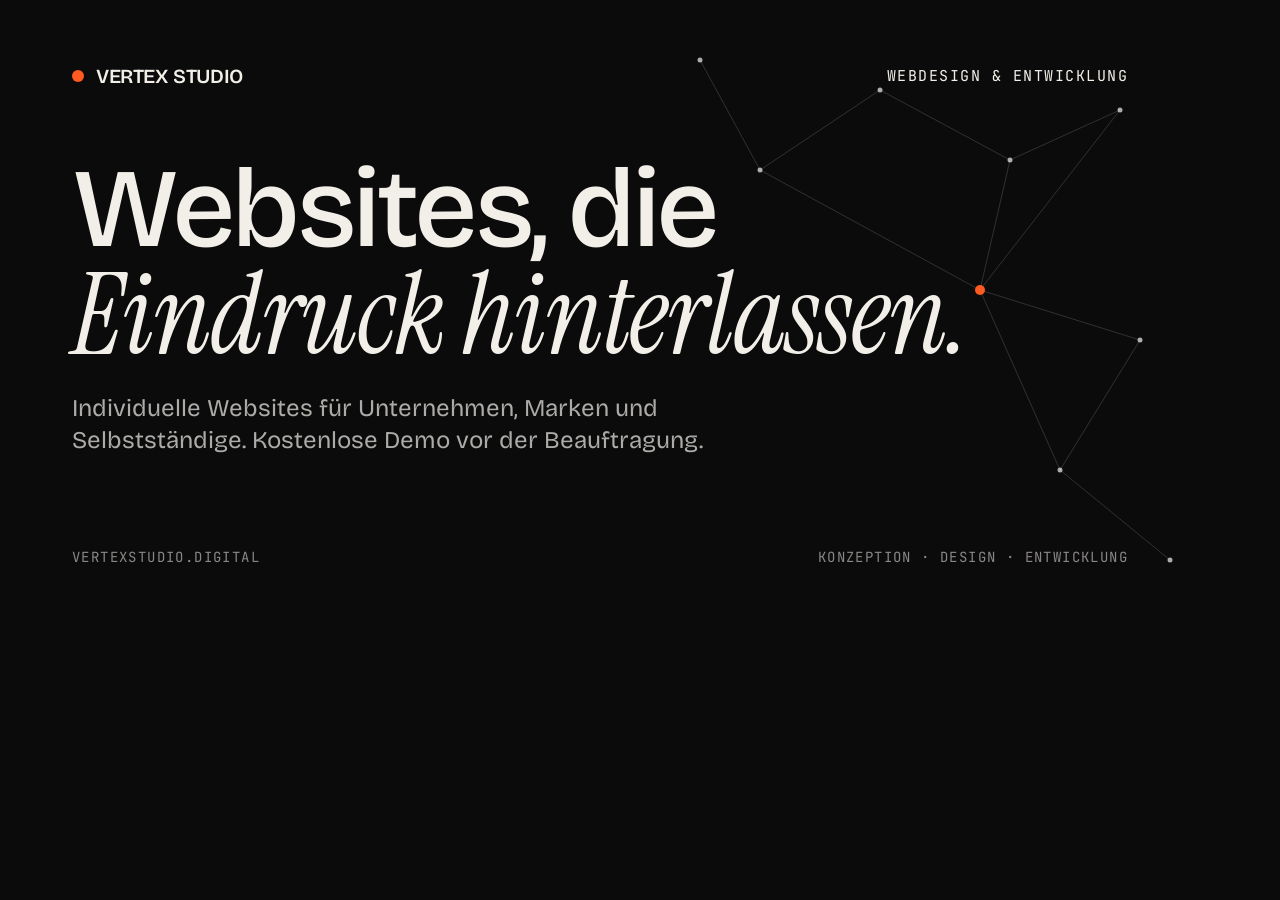
<file: og.html>
<!DOCTYPE html>
<html lang="de">
<head>
<meta charset="utf-8">
<meta name="robots" content="noindex">
<title>Vertex Studio – OG</title>
<link rel="stylesheet" href="fonts.css">
<style>
html,body{margin:0;width:1200px;height:630px;overflow:hidden;background:#0b0b0c;color:#f2efe9;font-family:"Bricolage Grotesque",system-ui,sans-serif}
.wrap{position:relative;width:1200px;height:630px;padding:64px 72px;box-sizing:border-box;display:flex;flex-direction:column;justify-content:space-between}
.top{display:flex;justify-content:space-between;align-items:center;font-family:"JetBrains Mono",monospace;font-size:15px;letter-spacing:.1em;text-transform:uppercase}
.logo{display:flex;align-items:center;gap:12px;font-family:"Bricolage Grotesque";font-weight:600;font-size:20px;letter-spacing:-.02em;text-transform:none}
.logo i{width:12px;height:12px;border-radius:50%;background:#ff5a1f}
h1{margin:0;font-size:112px;font-weight:500;line-height:.95;letter-spacing:-.04em;font-variation-settings:"opsz" 96}
h1 em{font-family:"Instrument Serif",serif;font-style:italic;font-weight:400;letter-spacing:-.01em}
.sub{font-size:24px;line-height:1.35;color:rgba(242,239,233,.7);max-width:760px;margin-top:22px}
.bottom{display:flex;justify-content:space-between;font-family:"JetBrains Mono",monospace;font-size:14px;letter-spacing:.1em;text-transform:uppercase;color:rgba(242,239,233,.55)}
.mesh{position:absolute;inset:0;pointer-events:none}
</style>
</head>
<body>
<div class="wrap">
  <svg class="mesh" viewBox="0 0 1200 630" fill="none" stroke="rgba(242,239,233,.16)" stroke-width="1">
    <path d="M880 90 L1010 160 L1120 110 M1010 160 L980 290 L1120 110 M980 290 L1140 340 M880 90 L760 170 L980 290 M760 170 L700 60 M1140 340 L1060 470 L980 290 M1060 470 L1170 560"/>
    <g fill="rgba(242,239,233,.7)" stroke="none"><circle cx="880" cy="90" r="2.5"/><circle cx="1010" cy="160" r="2.5"/><circle cx="1120" cy="110" r="2.5"/><circle cx="760" cy="170" r="2.5"/><circle cx="700" cy="60" r="2.5"/><circle cx="1140" cy="340" r="2.5"/><circle cx="1060" cy="470" r="2.5"/><circle cx="1170" cy="560" r="2.5"/></g>
    <circle cx="980" cy="290" r="5" fill="#ff5a1f" stroke="none"/>
  </svg>
  <div class="top"><span class="logo"><i></i>VERTEX STUDIO</span><span>Webdesign &amp; Entwicklung</span></div>
  <div>
    <h1>Websites, die<br><em>Eindruck hinterlassen.</em></h1>
    <p class="sub">Individuelle Websites für Unternehmen, Marken und Selbstständige. Kostenlose Demo vor der Beauftragung.</p>
  </div>
  <div class="bottom"><span>vertexstudio.digital</span><span>Konzeption · Design · Entwicklung</span></div>
</div>
</body>
</html>
</file>
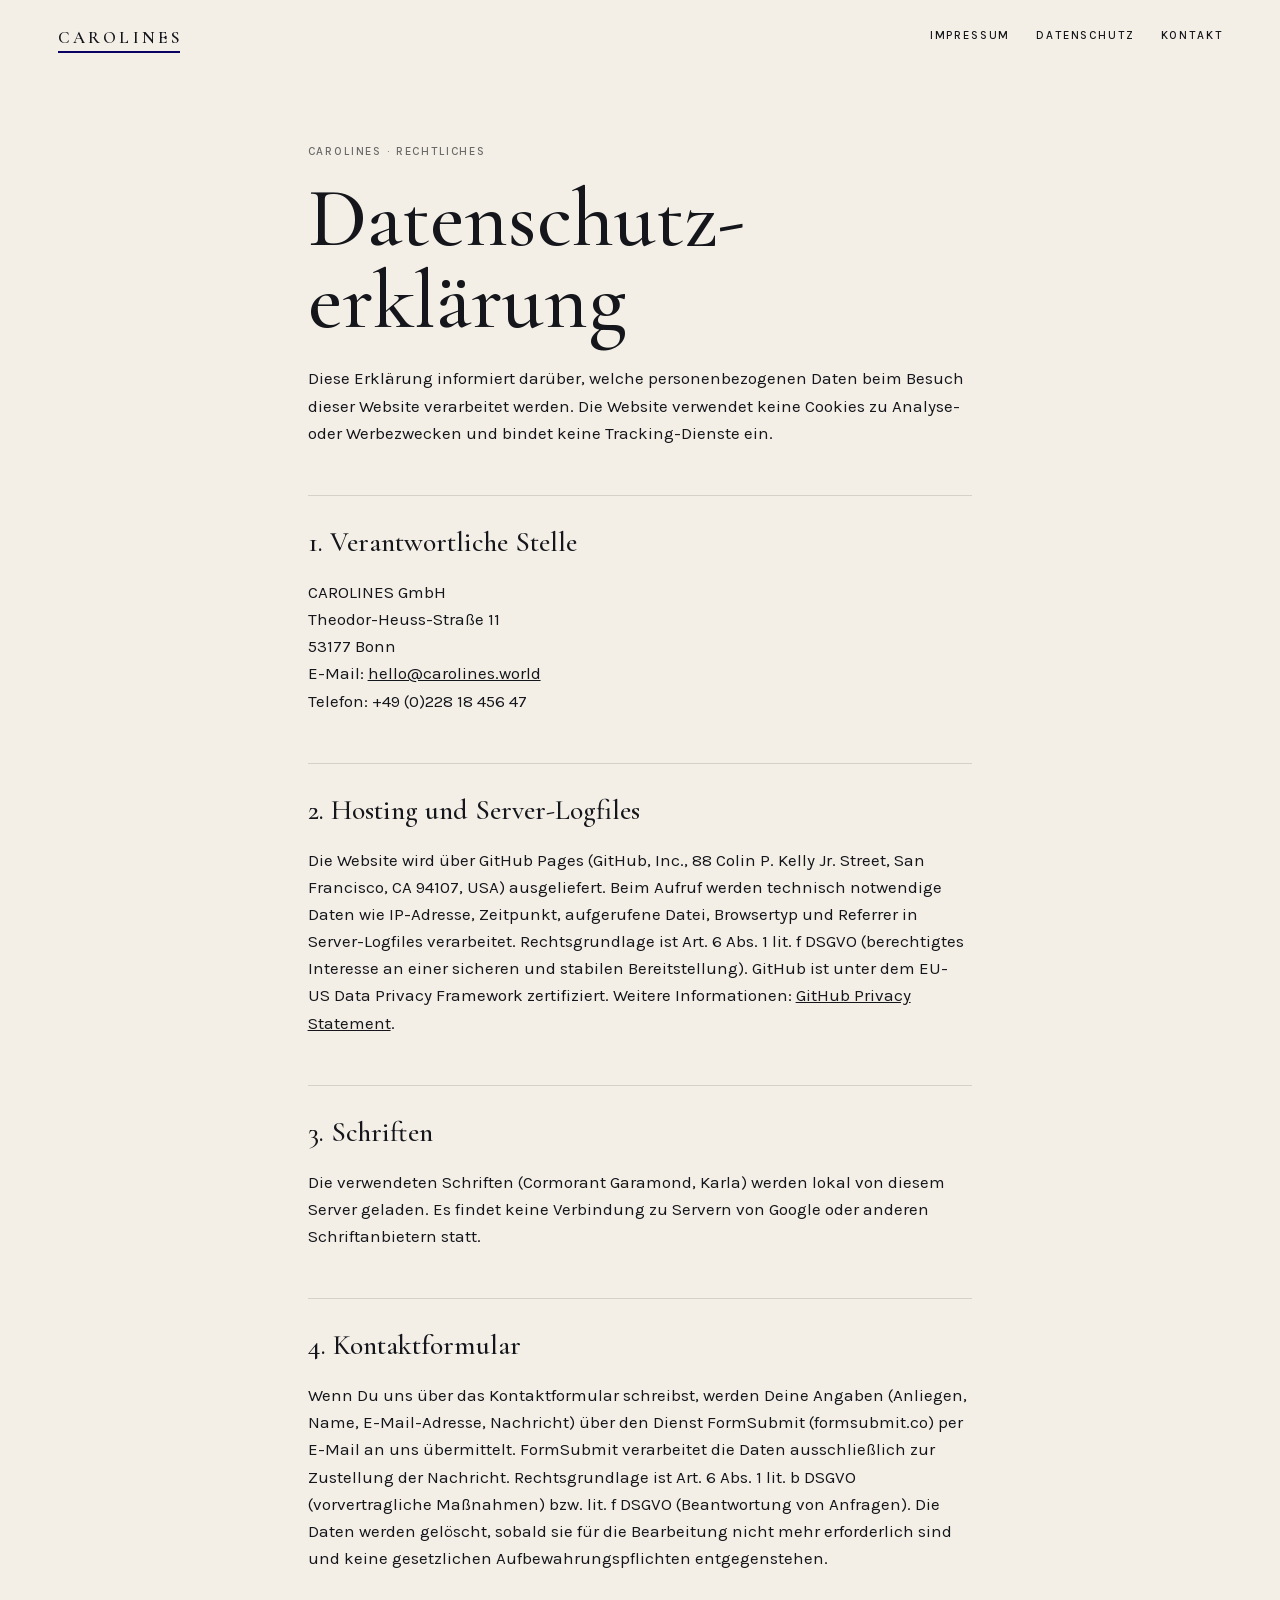
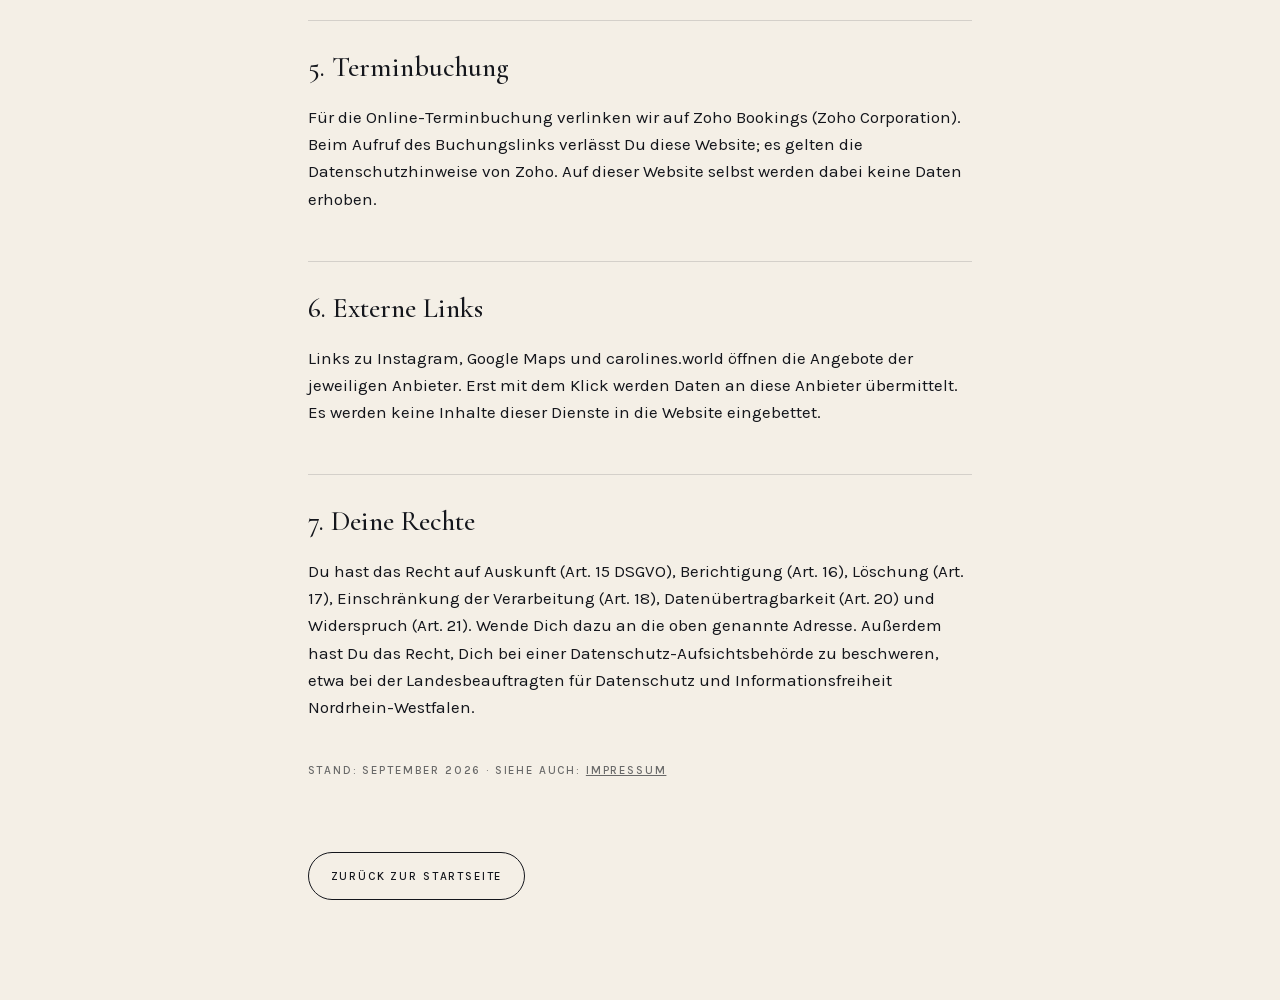
<file: carolines/datenschutz.html>
<!DOCTYPE html>
<html lang="de">
<head>
<meta charset="utf-8">
<meta name="viewport" content="width=device-width, initial-scale=1">
<title>Datenschutzerklärung — CAROLINES</title>
<meta name="robots" content="noindex">
<link rel="icon" href="data:image/svg+xml,%3Csvg xmlns='http://www.w3.org/2000/svg' viewBox='0 0 32 32'%3E%3Crect width='32' height='32' fill='%23f4efe6'/%3E%3Ctext x='16' y='21' text-anchor='middle' font-family='Georgia,serif' font-size='19' fill='%23090263'%3EC%3C/text%3E%3Crect x='7' y='25' width='18' height='1.4' fill='%23090263'/%3E%3C/svg%3E">
<link rel="stylesheet" href="fonts.css">
<link rel="stylesheet" href="legal.css">
</head>
<body>
<header class="nav"><a class="mark" href="index.html">CAROLINES<i aria-hidden="true"></i></a><ul><li><a href="impressum.html">Impressum</a></li><li><a href="datenschutz.html">Datenschutz</a></li><li><a href="index.html#kontakt">Kontakt</a></li></ul></header>
<div class="wrap">
  <p class="meta">CAROLINES · Rechtliches</p>
  <h1>Datenschutz­erklärung</h1>
  <p class="intro">Diese Erklärung informiert darüber, welche personenbezogenen Daten beim Besuch dieser Website verarbeitet werden. Die Website verwendet keine Cookies zu Analyse- oder Werbezwecken und bindet keine Tracking-Dienste ein.</p>

  <h2>1. Verantwortliche Stelle</h2>
  <p>CAROLINES GmbH<br>Theodor-Heuss-Straße 11<br>53177 Bonn<br>E-Mail: <a href="mailto:hello@carolines.world">hello@carolines.world</a><br>Telefon: +49 (0)228 18 456 47</p>

  <h2>2. Hosting und Server-Logfiles</h2>
  <p>Die Website wird über GitHub Pages (GitHub, Inc., 88 Colin P. Kelly Jr. Street, San Francisco, CA 94107, USA) ausgeliefert. Beim Aufruf werden technisch notwendige Daten wie IP-Adresse, Zeitpunkt, aufgerufene Datei, Browsertyp und Referrer in Server-Logfiles verarbeitet. Rechtsgrundlage ist Art. 6 Abs. 1 lit. f DSGVO (berechtigtes Interesse an einer sicheren und stabilen Bereitstellung). GitHub ist unter dem EU-US Data Privacy Framework zertifiziert. Weitere Informationen: <a href="https://docs.github.com/de/site-policy/privacy-policies/github-general-privacy-statement" target="_blank" rel="noopener">GitHub Privacy Statement</a>.</p>

  <h2>3. Schriften</h2>
  <p>Die verwendeten Schriften (Cormorant Garamond, Karla) werden lokal von diesem Server geladen. Es findet keine Verbindung zu Servern von Google oder anderen Schriftanbietern statt.</p>

  <h2>4. Kontaktformular</h2>
  <p>Wenn Du uns über das Kontaktformular schreibst, werden Deine Angaben (Anliegen, Name, E-Mail-Adresse, Nachricht) über den Dienst FormSubmit (formsubmit.co) per E-Mail an uns übermittelt. FormSubmit verarbeitet die Daten ausschließlich zur Zustellung der Nachricht. Rechtsgrundlage ist Art. 6 Abs. 1 lit. b DSGVO (vorvertragliche Maßnahmen) bzw. lit. f DSGVO (Beantwortung von Anfragen). Die Daten werden gelöscht, sobald sie für die Bearbeitung nicht mehr erforderlich sind und keine gesetzlichen Aufbewahrungspflichten entgegenstehen.</p>

  <h2>5. Terminbuchung</h2>
  <p>Für die Online-Terminbuchung verlinken wir auf Zoho Bookings (Zoho Corporation). Beim Aufruf des Buchungslinks verlässt Du diese Website; es gelten die Datenschutzhinweise von Zoho. Auf dieser Website selbst werden dabei keine Daten erhoben.</p>

  <h2>6. Externe Links</h2>
  <p>Links zu Instagram, Google Maps und carolines.world öffnen die Angebote der jeweiligen Anbieter. Erst mit dem Klick werden Daten an diese Anbieter übermittelt. Es werden keine Inhalte dieser Dienste in die Website eingebettet.</p>

  <h2>7. Deine Rechte</h2>
  <p>Du hast das Recht auf Auskunft (Art. 15 DSGVO), Berichtigung (Art. 16), Löschung (Art. 17), Einschränkung der Verarbeitung (Art. 18), Datenübertragbarkeit (Art. 20) und Widerspruch (Art. 21). Wende Dich dazu an die oben genannte Adresse. Außerdem hast Du das Recht, Dich bei einer Datenschutz-Aufsichtsbehörde zu beschweren, etwa bei der Landesbeauftragten für Datenschutz und Informationsfreiheit Nordrhein-Westfalen.</p>

  <p class="meta" style="margin-top:40px">Stand: September 2026 · Siehe auch: <a href="impressum.html">Impressum</a></p>
  <a class="back" href="index.html">Zurück zur Startseite</a>
</div>
</body>
</html>
</file>
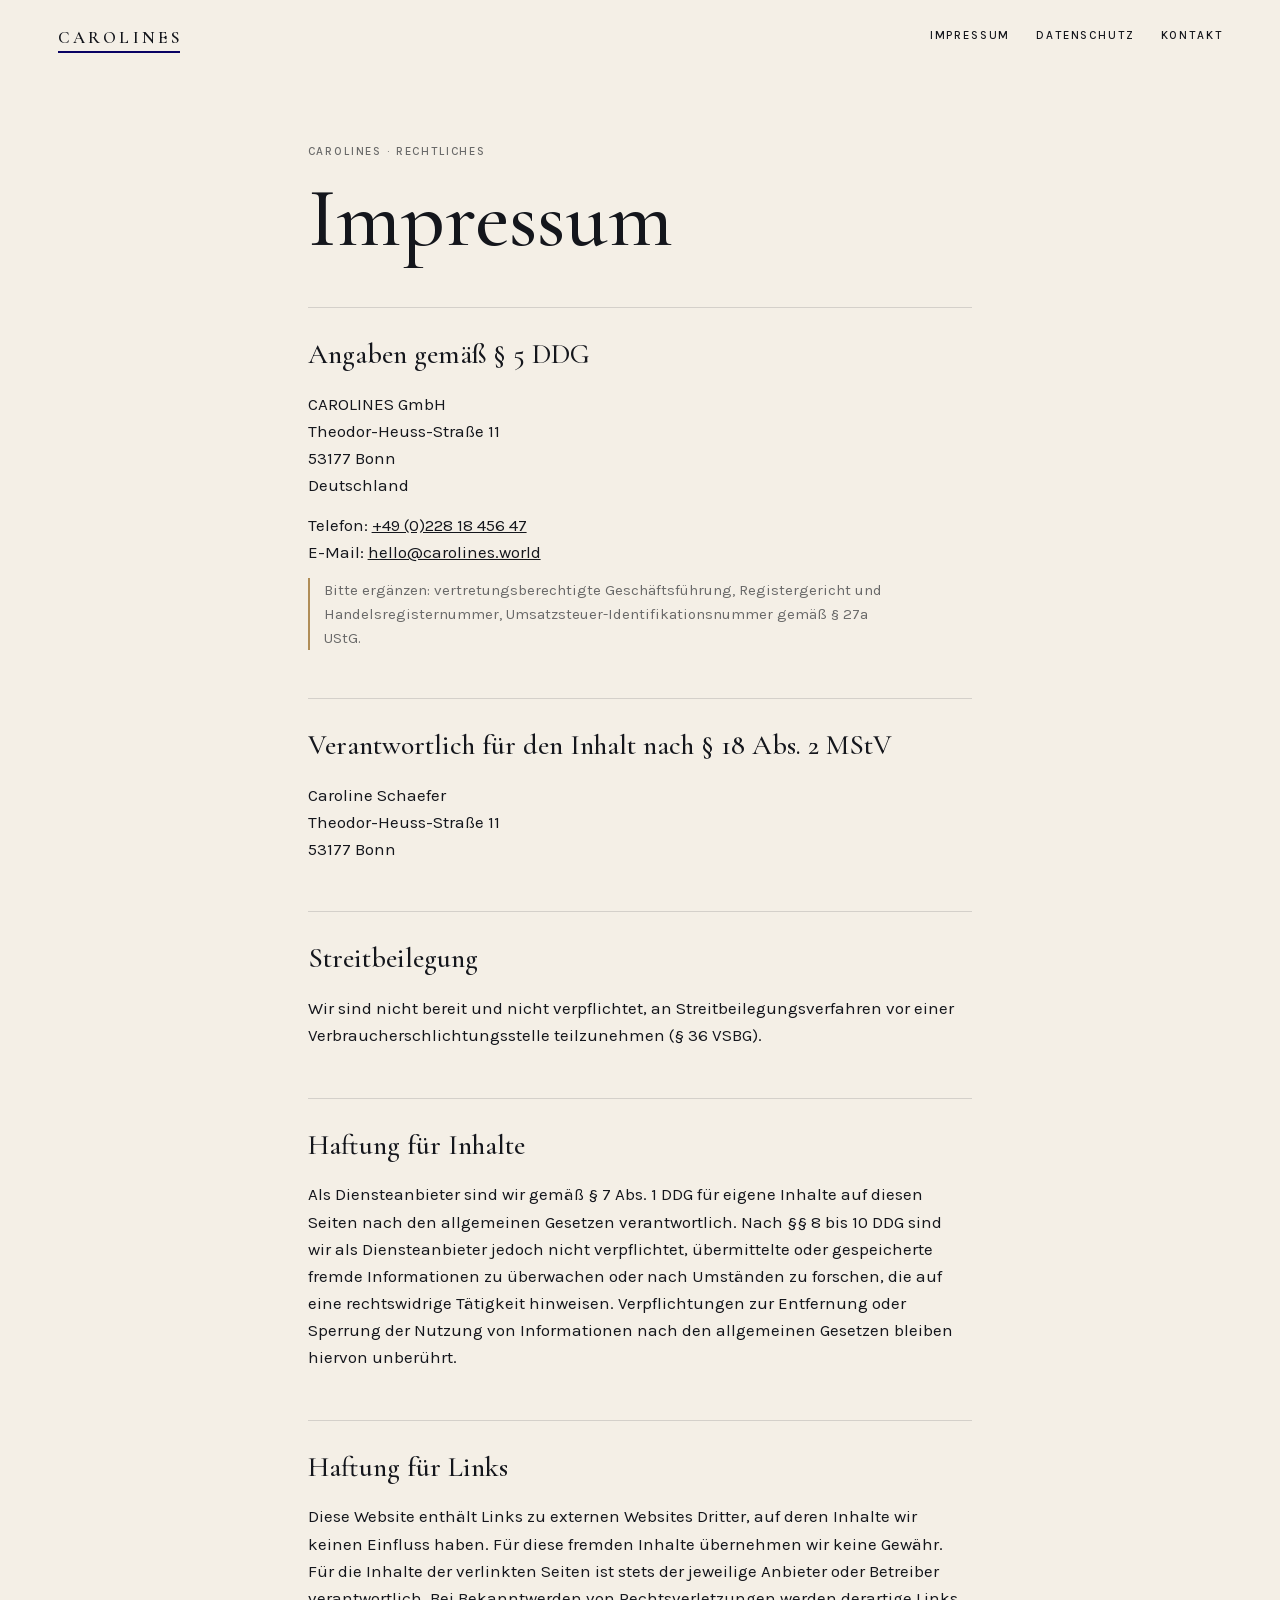
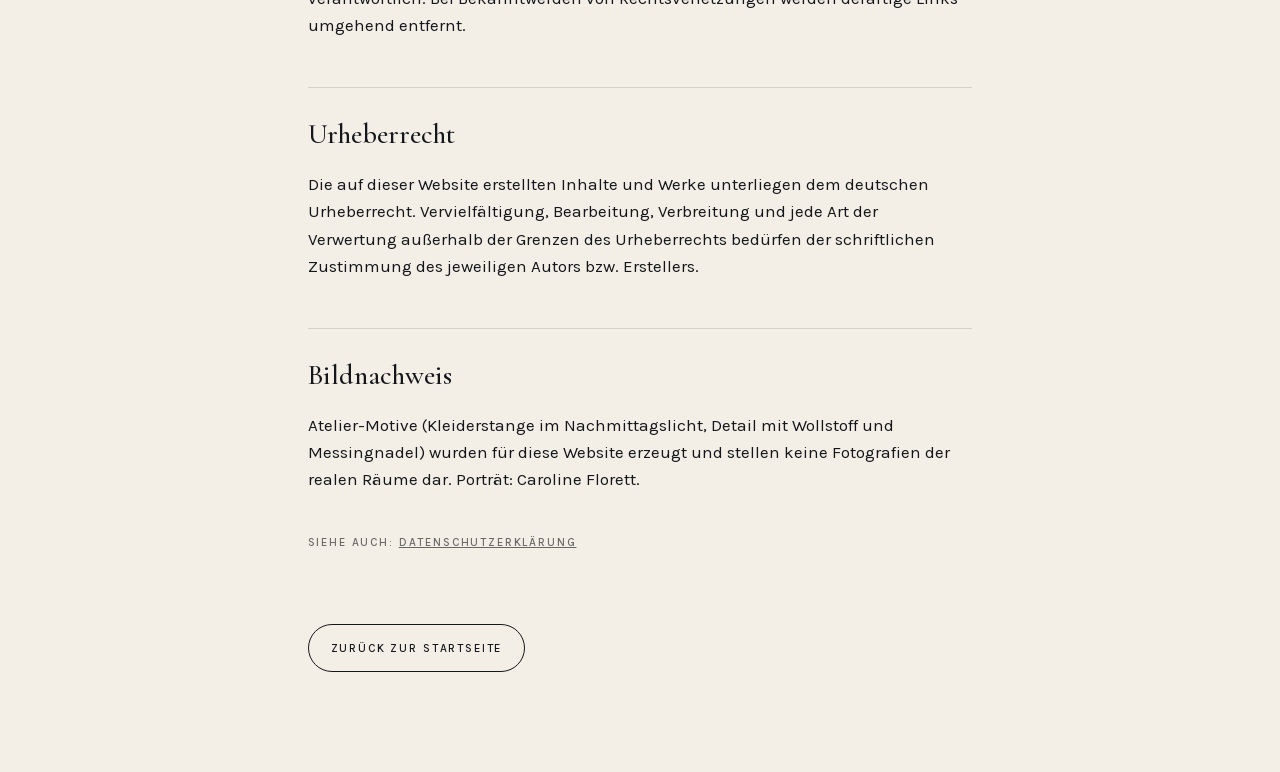
<file: carolines/impressum.html>
<!DOCTYPE html>
<html lang="de">
<head>
<meta charset="utf-8">
<meta name="viewport" content="width=device-width, initial-scale=1">
<title>Impressum — CAROLINES</title>
<meta name="robots" content="noindex">
<link rel="icon" href="data:image/svg+xml,%3Csvg xmlns='http://www.w3.org/2000/svg' viewBox='0 0 32 32'%3E%3Crect width='32' height='32' fill='%23f4efe6'/%3E%3Ctext x='16' y='21' text-anchor='middle' font-family='Georgia,serif' font-size='19' fill='%23090263'%3EC%3C/text%3E%3Crect x='7' y='25' width='18' height='1.4' fill='%23090263'/%3E%3C/svg%3E">
<link rel="stylesheet" href="fonts.css">
<link rel="stylesheet" href="legal.css">
</head>
<body>
<header class="nav"><a class="mark" href="index.html">CAROLINES<i aria-hidden="true"></i></a><ul><li><a href="impressum.html">Impressum</a></li><li><a href="datenschutz.html">Datenschutz</a></li><li><a href="index.html#kontakt">Kontakt</a></li></ul></header>
<div class="wrap">
  <p class="meta">CAROLINES · Rechtliches</p>
  <h1>Impressum</h1>

  <h2>Angaben gemäß § 5 DDG</h2>
  <p>CAROLINES GmbH<br>Theodor-Heuss-Straße 11<br>53177 Bonn<br>Deutschland</p>
  <p>Telefon: <a href="tel:+492281845647">+49 (0)228 18 456 47</a><br>E-Mail: <a href="mailto:hello@carolines.world">hello@carolines.world</a></p>
  <p class="todo">Bitte ergänzen: vertretungsberechtigte Geschäftsführung, Registergericht und Handelsregisternummer, Umsatzsteuer-Identifikationsnummer gemäß § 27a UStG.</p>

  <h2>Verantwortlich für den Inhalt nach § 18 Abs. 2 MStV</h2>
  <p>Caroline Schaefer<br>Theodor-Heuss-Straße 11<br>53177 Bonn</p>

  <h2>Streitbeilegung</h2>
  <p>Wir sind nicht bereit und nicht verpflichtet, an Streitbeilegungsverfahren vor einer Verbraucherschlichtungsstelle teilzunehmen (§ 36 VSBG).</p>

  <h2>Haftung für Inhalte</h2>
  <p>Als Diensteanbieter sind wir gemäß § 7 Abs. 1 DDG für eigene Inhalte auf diesen Seiten nach den allgemeinen Gesetzen verantwortlich. Nach §§ 8 bis 10 DDG sind wir als Diensteanbieter jedoch nicht verpflichtet, übermittelte oder gespeicherte fremde Informationen zu überwachen oder nach Umständen zu forschen, die auf eine rechtswidrige Tätigkeit hinweisen. Verpflichtungen zur Entfernung oder Sperrung der Nutzung von Informationen nach den allgemeinen Gesetzen bleiben hiervon unberührt.</p>

  <h2>Haftung für Links</h2>
  <p>Diese Website enthält Links zu externen Websites Dritter, auf deren Inhalte wir keinen Einfluss haben. Für diese fremden Inhalte übernehmen wir keine Gewähr. Für die Inhalte der verlinkten Seiten ist stets der jeweilige Anbieter oder Betreiber verantwortlich. Bei Bekanntwerden von Rechtsverletzungen werden derartige Links umgehend entfernt.</p>

  <h2>Urheberrecht</h2>
  <p>Die auf dieser Website erstellten Inhalte und Werke unterliegen dem deutschen Urheberrecht. Vervielfältigung, Bearbeitung, Verbreitung und jede Art der Verwertung außerhalb der Grenzen des Urheberrechts bedürfen der schriftlichen Zustimmung des jeweiligen Autors bzw. Erstellers.</p>

  <h2>Bildnachweis</h2>
  <p>Atelier-Motive (Kleiderstange im Nachmittagslicht, Detail mit Wollstoff und Messingnadel) wurden für diese Website erzeugt und stellen keine Fotografien der realen Räume dar. Porträt: Caroline Florett.</p>

  <p class="meta" style="margin-top:40px">Siehe auch: <a href="datenschutz.html">Datenschutzerklärung</a></p>
  <a class="back" href="index.html">Zurück zur Startseite</a>
</div>
</body>
</html>
</file>
<file: fonts.css>
/* Vertex Studio - selbst gehostete Schriften, keine Anfrage an Google-Server.
   Quelle: Google Fonts (OFL) via fontsource, Subset latin, woff2 als data-URI. */
@font-face{font-family:'Bricolage Grotesque';font-style:normal;font-weight:300 600;font-display:swap;src:url([data-uri]) format('woff2');}
@font-face{font-family:'Instrument Serif';font-style:normal;font-weight:400;font-display:swap;src:url([data-uri]) format('woff2');}
@font-face{font-family:'Instrument Serif';font-style:italic;font-weight:400;font-display:swap;src:url([data-uri]) format('woff2');}
@font-face{font-family:'JetBrains Mono';font-style:normal;font-weight:400;font-display:swap;src:url([data-uri]) format('woff2');}
@font-face{font-family:'JetBrains Mono';font-style:normal;font-weight:500;font-display:swap;src:url([data-uri]) format('woff2');}
</file>
<file: carolines/fonts.css>
/* CAROLINES — selbst gehostete Schriften (Cormorant Garamond, Karla; SIL OFL), Subset latin. Keine Anfrage an Google-Server. */
@font-face{font-family:'Cormorant Garamond';font-style:italic;font-weight:400;font-display:swap;src:url(assets/fonts/CormorantGaramond-400i.woff2) format('woff2');unicode-range:U+0000-00FF, U+0131, U+0152-0153, U+02BB-02BC, U+02C6, U+02DA, U+02DC, U+0304, U+0308, U+0329, U+2000-206F, U+20AC, U+2122, U+2191, U+2193, U+2212, U+2215, U+FEFF, U+FFFD;}
@font-face{font-family:'Cormorant Garamond';font-style:italic;font-weight:500;font-display:swap;src:url(assets/fonts/CormorantGaramond-500i.woff2) format('woff2');unicode-range:U+0000-00FF, U+0131, U+0152-0153, U+02BB-02BC, U+02C6, U+02DA, U+02DC, U+0304, U+0308, U+0329, U+2000-206F, U+20AC, U+2122, U+2191, U+2193, U+2212, U+2215, U+FEFF, U+FFFD;}
@font-face{font-family:'Cormorant Garamond';font-style:normal;font-weight:400;font-display:swap;src:url(assets/fonts/CormorantGaramond-400.woff2) format('woff2');unicode-range:U+0000-00FF, U+0131, U+0152-0153, U+02BB-02BC, U+02C6, U+02DA, U+02DC, U+0304, U+0308, U+0329, U+2000-206F, U+20AC, U+2122, U+2191, U+2193, U+2212, U+2215, U+FEFF, U+FFFD;}
@font-face{font-family:'Cormorant Garamond';font-style:normal;font-weight:500;font-display:swap;src:url(assets/fonts/CormorantGaramond-500.woff2) format('woff2');unicode-range:U+0000-00FF, U+0131, U+0152-0153, U+02BB-02BC, U+02C6, U+02DA, U+02DC, U+0304, U+0308, U+0329, U+2000-206F, U+20AC, U+2122, U+2191, U+2193, U+2212, U+2215, U+FEFF, U+FFFD;}
@font-face{font-family:'Cormorant Garamond';font-style:normal;font-weight:600;font-display:swap;src:url(assets/fonts/CormorantGaramond-600.woff2) format('woff2');unicode-range:U+0000-00FF, U+0131, U+0152-0153, U+02BB-02BC, U+02C6, U+02DA, U+02DC, U+0304, U+0308, U+0329, U+2000-206F, U+20AC, U+2122, U+2191, U+2193, U+2212, U+2215, U+FEFF, U+FFFD;}
@font-face{font-family:'Karla';font-style:normal;font-weight:400;font-display:swap;src:url(assets/fonts/Karla-400.woff2) format('woff2');unicode-range:U+0000-00FF, U+0131, U+0152-0153, U+02BB-02BC, U+02C6, U+02DA, U+02DC, U+0304, U+0308, U+0329, U+2000-206F, U+20AC, U+2122, U+2191, U+2193, U+2212, U+2215, U+FEFF, U+FFFD;}
@font-face{font-family:'Karla';font-style:normal;font-weight:500;font-display:swap;src:url(assets/fonts/Karla-500.woff2) format('woff2');unicode-range:U+0000-00FF, U+0131, U+0152-0153, U+02BB-02BC, U+02C6, U+02DA, U+02DC, U+0304, U+0308, U+0329, U+2000-206F, U+20AC, U+2122, U+2191, U+2193, U+2212, U+2215, U+FEFF, U+FFFD;}
</file>
<file: carolines/legal.css>
:root{--ivory:#f4efe6;--ink:#14161c;--cobalt:#090263;--brass:#b08d57;--line:rgba(20,22,28,.14);--mute:rgba(20,22,28,.62)}
*{box-sizing:border-box;margin:0;padding:0}
body{background:var(--ivory);color:var(--ink);font-family:"Karla",system-ui,sans-serif;line-height:1.6;font-size:17px;-webkit-font-smoothing:antialiased}
.nav{display:flex;justify-content:space-between;align-items:center;padding:26px clamp(20px,4.5vw,72px);font-size:11.5px;letter-spacing:.16em;text-transform:uppercase;font-weight:500}
.nav a{color:inherit;text-decoration:none}
.nav ul{display:flex;gap:26px;list-style:none}
.mark{display:inline-flex;flex-direction:column;gap:5px;font-family:"Cormorant Garamond",Georgia,serif;font-weight:600;letter-spacing:.2em;font-size:17px;line-height:1;text-transform:uppercase}
.mark i{display:block;width:calc(100% - .2em);height:1.5px;background:var(--cobalt)}
.wrap{max-width:780px;margin:0 auto;padding:60px clamp(20px,4.5vw,72px) 100px}
.meta{font-size:11.5px;letter-spacing:.16em;text-transform:uppercase;color:var(--mute);font-weight:500}
a{color:inherit}
h1{font-family:"Cormorant Garamond",Georgia,serif;font-size:clamp(44px,7vw,84px);font-weight:500;line-height:.98;margin:16px 0 24px}
h2{font-family:"Cormorant Garamond",Georgia,serif;font-size:28px;font-weight:500;margin:48px 0 14px;padding-top:24px;border-top:1px solid var(--line)}
h3{font-size:17px;font-weight:500;margin:22px 0 8px}
p,li{margin-bottom:12px;max-width:66ch}
ol,ul{padding-left:22px}
.todo{border-left:2px solid var(--brass);padding-left:14px;color:var(--mute);font-size:15px}
.back{display:inline-block;margin-top:60px;font-size:11.5px;letter-spacing:.16em;text-transform:uppercase;font-weight:500;text-decoration:none;border:1px solid var(--ink);padding:14px 22px;border-radius:999px}
.back:hover{background:var(--ink);color:var(--ivory)}
@media (max-width:640px){.nav ul{display:none}}
</file>
